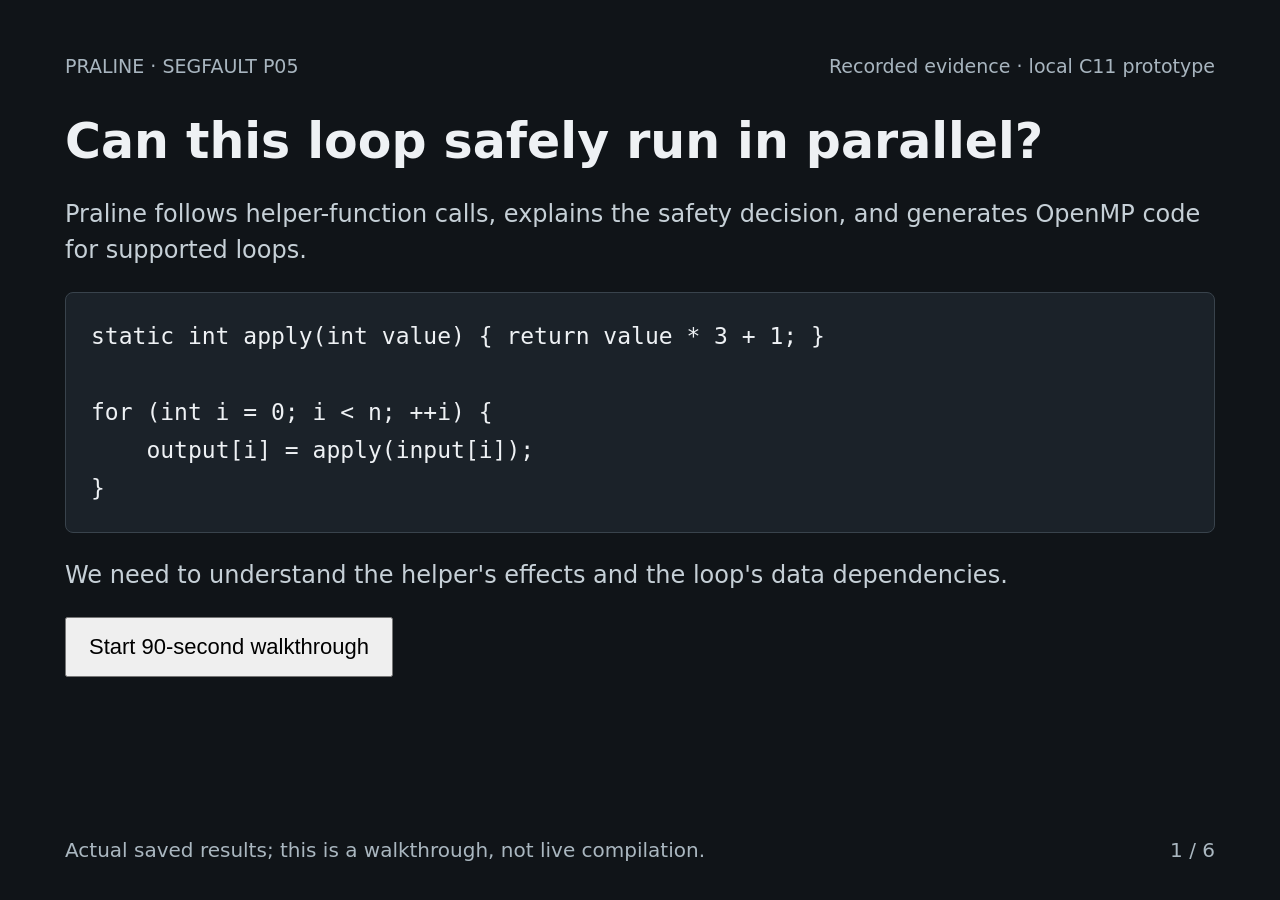
<file: submission/demo-walkthrough.html>
<!doctype html>
<html lang="en"><meta charset="utf-8"><title>Praline — recorded evidence walkthrough</title>
<style>
*{box-sizing:border-box}body{margin:0;background:#101418;color:#eef1f4;font:24px system-ui,sans-serif}main{max-width:1500px;margin:auto;padding:55px 65px}header{display:flex;justify-content:space-between;color:#a8b5bf;font-size:19px}h1{font-size:49px;line-height:1.2;margin:36px 0 16px}p{line-height:1.5;color:#c6d0d7;max-width:1200px}pre{background:#1b2229;border:1px solid #39434c;border-radius:8px;padding:25px;font:23px/1.65 ui-monospace,monospace;white-space:pre-wrap;overflow-wrap:anywhere}section{display:none}section.active{display:block}.tag{color:#9bd5bc;font-weight:600}footer{position:fixed;bottom:38px;left:65px;right:65px;color:#aab7c0;font-size:20px;display:flex;justify-content:space-between}button{padding:15px 22px;font-size:22px;cursor:pointer}#progress{position:fixed;bottom:0;left:0;height:5px;background:#a5cdbb;width:0}table{border-collapse:collapse;width:100%;font-size:24px}td,th{text-align:left;padding:19px;border-bottom:1px solid #39434c}
</style>
<main><header><span>PRALINE · SEGFAULT P05</span><span>Recorded evidence · local C11 prototype</span></header>
<section class="active"><h1>Can this loop safely run in parallel?</h1><p>Praline follows helper-function calls, explains the safety decision, and generates OpenMP code for supported loops.</p><pre>static int apply(int value) { return value * 3 + 1; }

for (int i = 0; i &lt; n; ++i) {
    output[i] = apply(input[i]);
}</pre><p>We need to understand the helper's effects and the loop's data dependencies.</p></section>
<section><h1>Look through the helper call</h1><p class="tag">Safe under the recorded input and alias assumptions</p><pre id="safe">Loading actual analysis…</pre><p>Separate buffers, valid bounds, and independent writes matter. A pure helper by itself does not establish safety.</p></section>
<section><h1>Generate code. Check every output element.</h1><pre id="cpu">Loading actual generated source…</pre><p id="validation"></p><p>Validation compares tested inputs with sequential execution and an independent reference.</p></section>
<section><h1>A shared write changes the answer</h1><pre>static int counter = 0;
static int apply(int value) {
    counter += 1;
    return value * 3 + 1;
}</pre><p class="tag">Unsafe — no parallel transformation</p><pre id="unsafe">Loading actual analysis…</pre></section>
<section><h1>Safe does not always mean faster</h1><table><tr><th>Recorded workload</th><th>Serial median</th><th>4-thread median</th></tr><tr><td>1,048,576 elements</td><td>0.273 ms</td><td>0.545 ms</td></tr></table><p>This simple helper map was slower with OpenMP on our arm64 Mac. Threading overhead outweighed the benefit.</p><p>Five trials per variant. Kernel times exclude allocation and output formatting. Raw trials and end-to-end timings are retained.</p></section>
<section><h1>GPU generation with explicit data mapping</h1><pre id="gpu">Loading actual GPU source…</pre><p>GPU source is generated and host syntax-checked. Device execution is unverified; we claim no GPU speedup.</p><p class="tag">github.com/vianmangal/praline</p></section>
<button id="start" disabled>Loading evidence…</button></main>
<footer><span id="caption">Actual saved results; this is a walkthrough, not live compilation.</span><span id="page">1 / 6</span></footer><div id="progress"></div>
<script>
const sections=[...document.querySelectorAll('section')];let started=0,timer;
const captions=['Understand what a called function does before parallelizing a loop.','AST-derived effects and dependencies support the decision.','The original file stays unchanged. Tests check actual output.','The helper writes shared state, so concurrent iterations would conflict.','Real measurements include slowdowns, not just favorable results.','CPU execution is validated. GPU device verification remains outstanding.'];
function show(i){sections.forEach((s,j)=>s.classList.toggle('active',i===j));document.querySelector('#page').textContent=(i+1)+' / 6';document.querySelector('#caption').textContent=captions[i]}
function reasons(a){return a.loops.map(l=>l.decision.toUpperCase()+'\n\n'+l.reasons.map(r=>r.code+'\n'+r.message).join('\n\n')).join('\n')}
Promise.all(['map-cpu/analysis.json','global_write/analysis.json','map-cpu/generated.c','map-gpu/generated.c','map-cpu/validation.json'].map(async p=>{const r=await fetch('evidence/'+p);if(!r.ok)throw Error(p);return p.endsWith('.json')?r.json():r.text()})).then(([a,u,c,g,v])=>{
document.querySelector('#safe').textContent=reasons(a);document.querySelector('#unsafe').textContent=reasons(u);document.querySelector('#cpu').textContent=c.split('\n').filter(l=>!l.startsWith('#include')&&!l.startsWith('int main')).join('\n');document.querySelector('#gpu').textContent=g.split('\n').filter(l=>l.startsWith('#pragma')||l.includes('output[i]')).join('\n');document.querySelector('#validation').textContent=v.status.toUpperCase()+': '+v.cases.filter(x=>x.passed).length+' / '+v.cases.length+' recorded validation cases';const b=document.querySelector('#start');b.disabled=false;b.textContent='Start 90-second walkthrough';b.onclick=()=>{b.hidden=true;started=performance.now();timer=setInterval(()=>{const t=(performance.now()-started)/1000;show(Math.min(5,Math.floor(t/15)));document.querySelector('#progress').style.width=Math.min(100,t/90*100)+'%';if(t>=90){clearInterval(timer);document.querySelector('#caption').textContent='Praline · explainable analysis, generated code, and reproducible evidence.'}},100)};
}).catch(e=>{document.querySelector('#start').textContent='Evidence could not load: '+e.message});
</script></html>
</file>
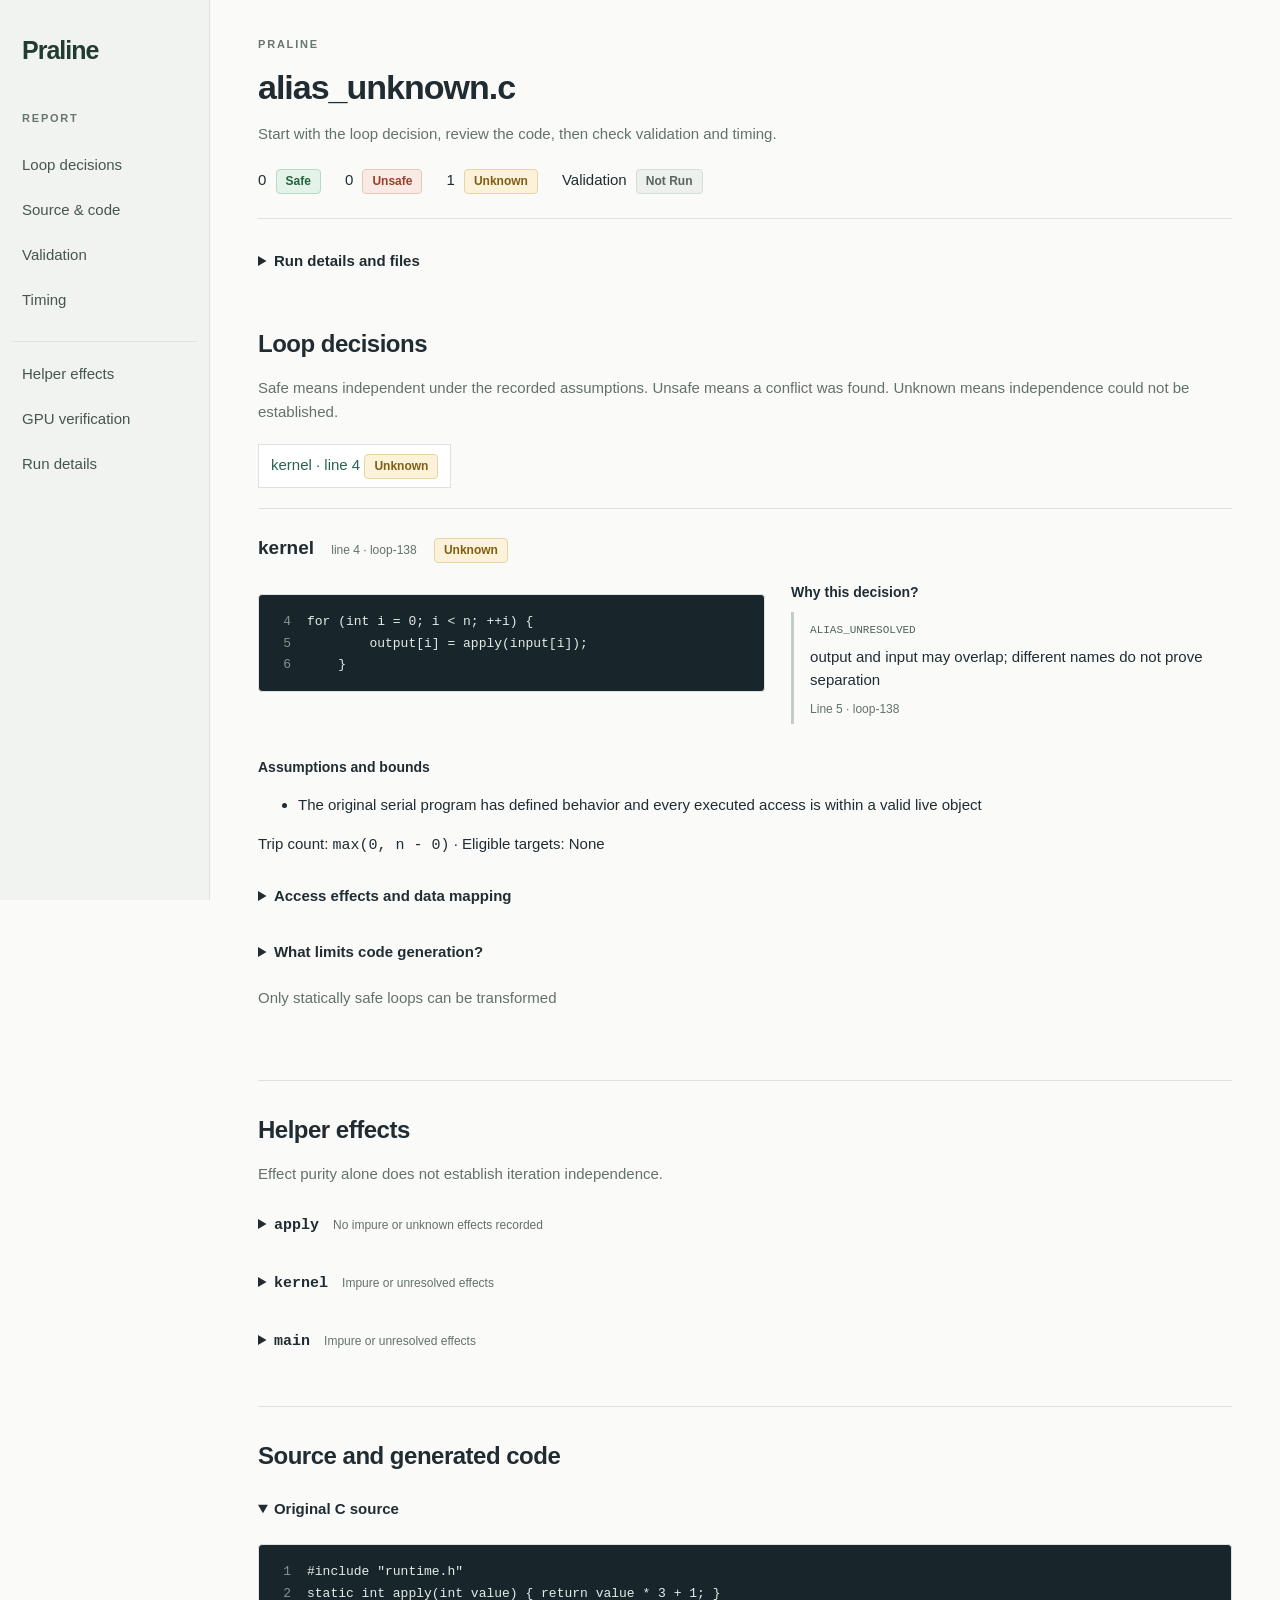
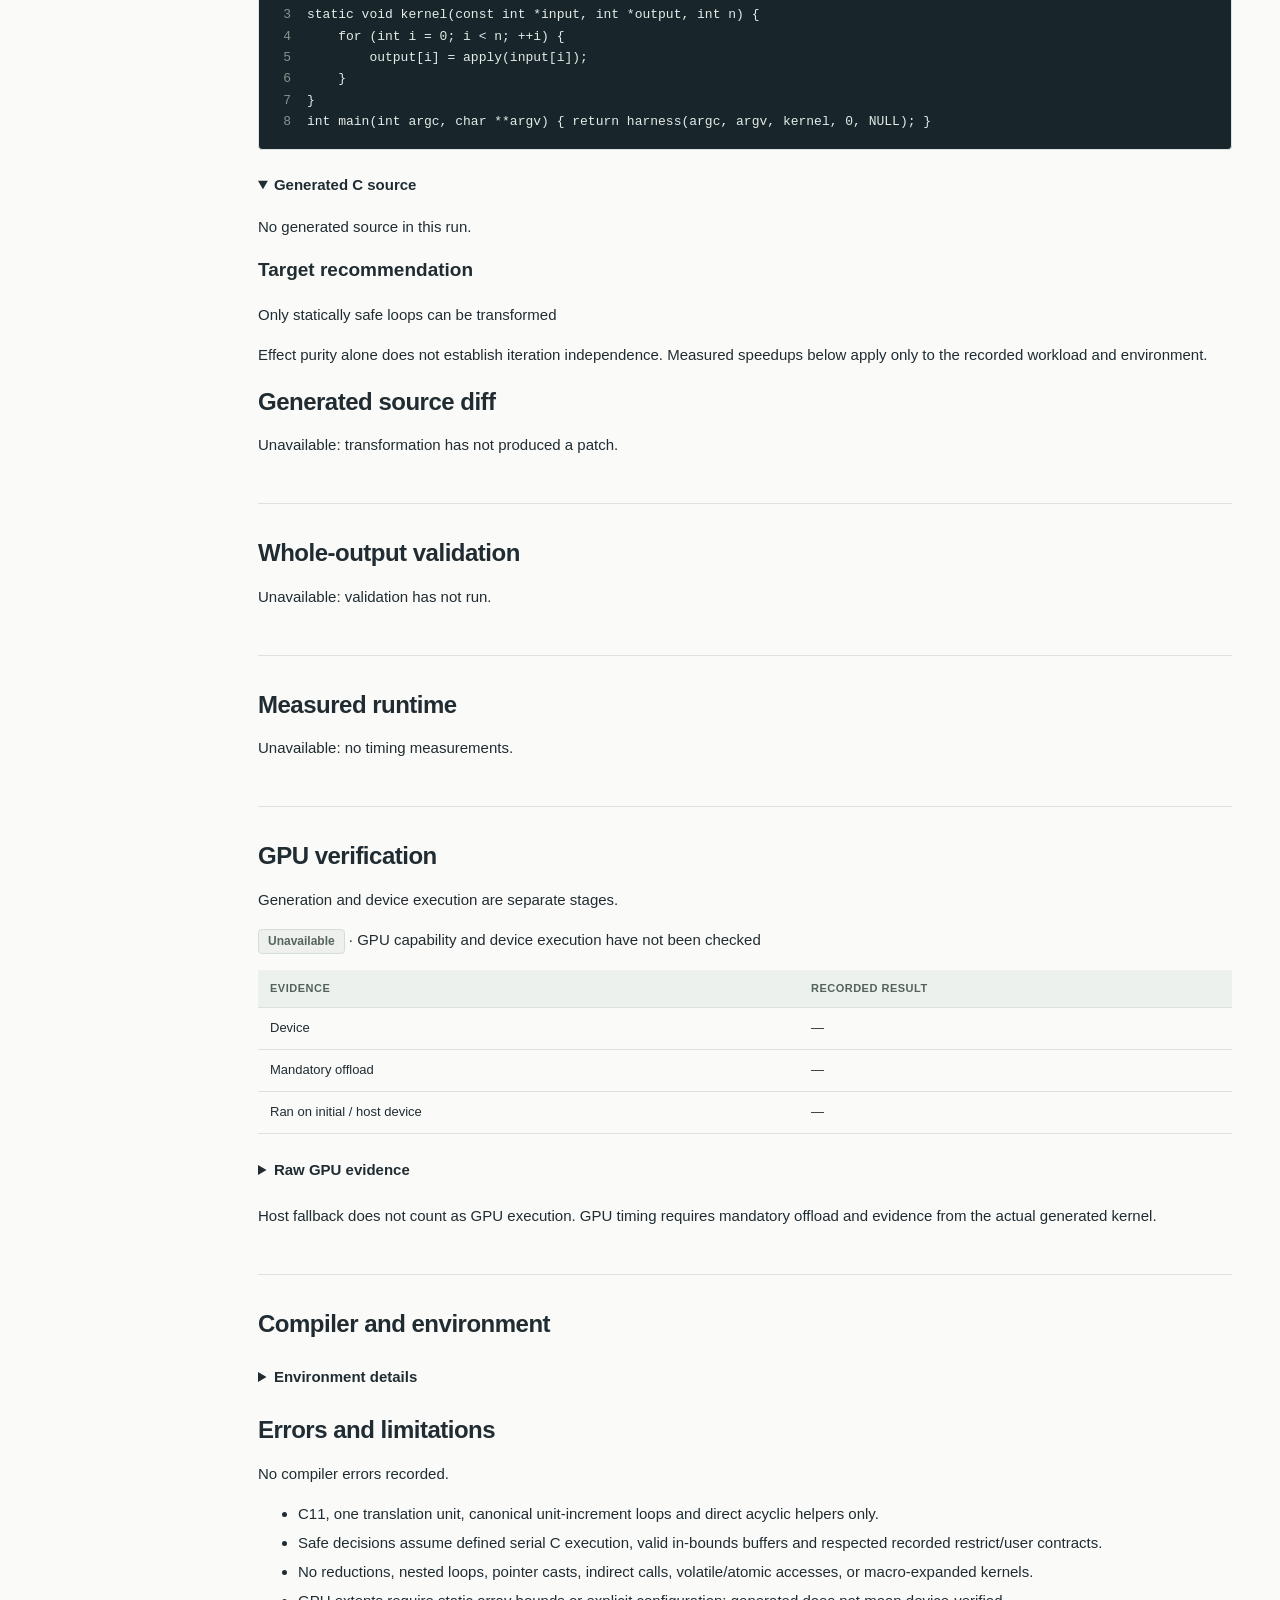
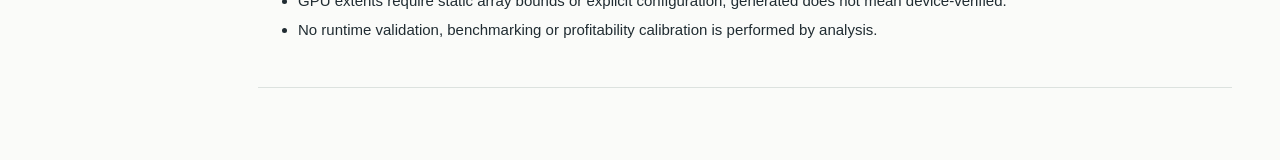
<file: submission/evidence/alias_unknown/report.html>
<!doctype html><html lang="en"><meta charset="utf-8"><meta name="viewport" content="width=device-width,initial-scale=1"><title>Praline · alias_unknown.c</title><style>
*{box-sizing:border-box}html{scroll-behavior:smooth;scroll-padding-top:24px}body{margin:0;background:#fafbf9;color:#202c32;font:15px/1.6 Helvetica,Arial,sans-serif}aside{position:fixed;inset:0 auto 0 0;width:210px;padding:30px 22px;border-right:1px solid #dce2df;background:#f0f3ef}.brand{font-size:25px;font-weight:750;letter-spacing:-1px;text-decoration:none;color:#223c31}aside p,.eyebrow{font-size:11px;letter-spacing:1.8px;font-weight:700;color:#67766e}aside p{margin-top:40px}nav a{display:block;padding:9px 10px;margin:3px -10px;text-decoration:none;color:#46554e;border-radius:4px}nav a:nth-child(5){border-top:1px solid #dce2df;border-radius:0;margin-top:20px;padding-top:20px}nav a:hover,nav a:focus{background:#dfe7df;color:#163d2b}main{margin-left:210px;max-width:1510px;padding:36px 48px 80px}header{border-bottom:1px solid #dce2df;padding-bottom:24px}h1{font-size:34px;letter-spacing:-1px;margin:6px 0}h2{font-size:24px;letter-spacing:-.5px;margin:0 0 12px}h3{font-size:19px;margin:0 0 18px}h4{font-size:14px;margin:16px 0 8px}p{margin:8px 0 16px}small,.muted{color:#63716b}h3 small{font-size:12px;font-weight:400;margin:0 12px}a{color:#28644d}section{padding:30px 0;border-bottom:1px solid #dce2df}article{padding:24px 0;border-top:1px solid #dce2df}.badge{display:inline-block;font-size:12px;font-weight:650;border:1px solid #d4ddd7;padding:2px 9px;border-radius:4px;background:#edf0ed;color:#56665d;text-transform:capitalize}.safe,.passed{background:#e5f2e9;border-color:#bad9c5;color:#23633c}.unsafe,.failed{background:#faeae5;border-color:#eac6b8;color:#9a3e26}.unknown{background:#fcf2d9;border-color:#e5d5a5;color:#805e16}.status-strip{display:flex;gap:24px;flex-wrap:wrap;margin-top:22px}.status-strip .badge{margin-left:5px}.metadata{margin-top:20px}.loop-index{display:flex;gap:10px;flex-wrap:wrap;margin:20px 0}.loop-index a{padding:8px 12px;border:1px solid #dce2df;text-decoration:none;background:white}.decision-grid{display:grid;grid-template-columns:minmax(0,1.15fr) minmax(0,1fr);gap:26px}.decision-grid h4{margin-top:0}.reason{border-left:3px solid #c2cec4;padding:4px 16px;margin-bottom:16px}.reason code{font-size:11px;color:#51635a}.reason p{margin:5px 0;line-height:1.55}.reason small{font-size:12px}pre{background:#edf1ee;padding:18px;overflow:auto;font:12px/1.65 ui-monospace,SFMono-Regular,Consolas,monospace;white-space:pre-wrap;overflow-wrap:anywhere;border:1px solid #dce2df;border-radius:4px}.code{background:#18252a;color:#e5ece8;font-size:13px;white-space:pre;overflow-wrap:normal;padding:16px 0}.code-line{display:block;min-width:max-content;padding-right:20px}.line-number{display:inline-block;width:48px;text-align:right;padding-right:16px;color:#82968e;user-select:none}.added{background:#244638;color:#bde7cd}.removed{background:#4a302c;color:#f2c7b9}code{font-family:ui-monospace,SFMono-Regular,Consolas,monospace}table{border-collapse:collapse;width:100%;font-size:13px}th,td{text-align:left;padding:10px 12px;border-bottom:1px solid #dce2df;vertical-align:top}th{background:#edf1ed;color:#52635a;font-size:11px;text-transform:uppercase;letter-spacing:.5px;white-space:nowrap}.table-wrap{overflow:auto;margin:14px 0}details{margin:12px 0}summary{cursor:pointer;font-weight:600;padding:10px 0}summary .muted{font-weight:400;font-size:12px;margin-left:10px}li{margin:5px 0}:focus-visible{outline:2px solid #28644d;outline-offset:4px}@media(min-width:1700px){main{margin-right:auto;margin-left:230px}}@media(max-width:1000px){aside{width:175px;padding:24px 18px}main{margin-left:175px;padding:28px}.decision-grid{grid-template-columns:1fr}}@media(max-width:650px){aside{position:static;width:auto;border-right:0;border-bottom:1px solid #dce2df;padding:16px}aside p{display:none}nav{display:flex;flex-wrap:wrap;gap:10px}nav a{padding:3px;margin:0;font-size:12px}main{margin:0;padding:22px 16px}h1{font-size:28px}.status-strip{gap:12px}}@media(prefers-reduced-motion:reduce){html{scroll-behavior:auto}}
</style><body><aside><a class="brand" href="#">Praline</a><p>REPORT</p><nav><a href="#loops">Loop decisions</a><a href="#source">Source & code</a><a href="#validation">Validation</a><a href="#timing">Timing</a><a href="#helpers">Helper effects</a><a href="#gpu">GPU verification</a><a href="#environment">Run details</a></nav></aside><main><header><div class="eyebrow">PRALINE</div><h1>alias_unknown.c</h1><p class="muted">Start with the loop decision, review the code, then check validation and timing.</p><div class="status-strip"><span>0 <span class="badge safe">safe</span></span><span>0 <span class="badge unsafe">unsafe</span></span><span>1 <span class="badge unknown">unknown</span></span><span>Validation <span class="badge neutral">not run</span></span></div></header><details class="metadata"><summary>Run details and files</summary><div class="table-wrap"><table><thead><tr><th>Field</th><th>Value</th></tr></thead><tbody><tr><td>Run ID</td><td>c4d88ed2-9d47-481e-ba97-c9d331a3da31</td></tr><tr><td>Timestamp</td><td>2026-09-18T09:34:01.781188+00:00</td></tr><tr><td>Static stage</td><td>analyzed</td></tr><tr><td>Source</td><td>/Users/vian/.codex/worktrees/b5f9/segfault/examples/alias_unknown.c</td></tr><tr><td>Source SHA-256</td><td>8c7e4e42a4ae8068e6f07579e90ebbdbe902ca428f99ede5239b642fa9ba3727</td></tr></tbody></table></div><p>Raw evidence: <a href="analysis.json">analysis.json</a></p></details><section id="loops"><h2>Loop decisions</h2><p class="muted">Safe means independent under the recorded assumptions. Unsafe means a conflict was found. Unknown means independence could not be established.</p><div class="loop-index"><a href="#loop-0">kernel · line 4 <span class="badge unknown">unknown</span></a></div><article id="loop-0"><h3>kernel <small>line 4 · loop-138</small> <span class="badge unknown">unknown</span></h3><div class="decision-grid"><div><pre class="code"><code><span class="code-line "><span class="line-number" aria-hidden="true">4</span>for (int i = 0; i &lt; n; ++i) {
</span><span class="code-line "><span class="line-number" aria-hidden="true">5</span>        output[i] = apply(input[i]);
</span><span class="code-line "><span class="line-number" aria-hidden="true">6</span>    }
</span></code></pre></div><div><h4>Why this decision?</h4><div class="reason"><code>ALIAS_UNRESOLVED</code><p>output and input may overlap; different names do not prove separation</p><small>Line 5 · loop-138</small></div></div></div><h4>Assumptions and bounds</h4><ul><li>The original serial program has defined behavior and every executed access is within a valid live object</li></ul><p>Trip count: <code>max(0, n - 0)</code> · Eligible targets: None</p><details><summary>Access effects and data mapping</summary><div class="table-wrap"><table><thead><tr><th>Access</th><th>Name</th><th>Index</th><th>Storage</th><th>Call path</th></tr></thead><tbody><tr><td>read</td><td>output</td><td>—</td><td>parameter</td><td>loop-138</td></tr><tr><td>read</td><td>i</td><td>—</td><td>local</td><td>loop-138</td></tr><tr><td>write</td><td>output</td><td>i</td><td>parameter</td><td>loop-138</td></tr><tr><td>read</td><td>input</td><td>—</td><td>parameter</td><td>loop-138</td></tr><tr><td>read</td><td>i</td><td>—</td><td>local</td><td>loop-138</td></tr><tr><td>read</td><td>input</td><td>i</td><td>parameter</td><td>loop-138</td></tr><tr><td>read</td><td>i</td><td>—</td><td>local</td><td>loop-138</td></tr><tr><td>read</td><td>n</td><td>—</td><td>parameter</td><td>loop-138</td></tr></tbody></table></div><div class="table-wrap"><table><thead><tr><th>Buffer</th><th>Direction</th><th>Extent</th><th>Extent source</th></tr></thead><tbody><tr><td>input</td><td>to</td><td>—</td><td>—</td></tr><tr><td>output</td><td>tofrom</td><td>—</td><td>—</td></tr></tbody></table></div></details><details><summary>What limits code generation?</summary><div class="reason"><code>EXTENT_UNKNOWN</code><p>GPU mapping extent for input is not established</p><small>Line 4 · Direct analysis</small></div><div class="reason"><code>EXTENT_UNKNOWN</code><p>GPU mapping extent for output is not established</p><small>Line 4 · Direct analysis</small></div></details><p class="muted">Only statically safe loops can be transformed</p></article></section><section id="helpers"><h2>Helper effects</h2><p class="muted">Effect purity alone does not establish iteration independence.</p><details><summary><code>apply</code> <span class="muted">No impure or unknown effects recorded</span></summary><pre class="code"><code><span class="code-line "><span class="line-number" aria-hidden="true">2</span>static int apply(int value) { return value * 3 + 1; }
</span></code></pre><div class="table-wrap"><table><thead><tr><th>Access</th><th>Name</th><th>Index</th><th>Storage</th><th>Call path</th></tr></thead><tbody><tr><td>read</td><td>value</td><td>—</td><td>parameter</td><td>apply</td></tr></tbody></table></div><p class="muted">No reasons recorded.</p><details><summary>Raw function evidence</summary><pre>{
  &quot;id&quot;: &quot;0xa873f7d60&quot;,
  &quot;name&quot;: &quot;apply&quot;,
  &quot;span&quot;: {
    &quot;start&quot;: 21,
    &quot;end&quot;: 74,
    &quot;line&quot;: 2,
    &quot;column&quot;: 1,
    &quot;end_line&quot;: 2
  },
  &quot;parameters&quot;: [
    {
      &quot;id&quot;: &quot;0xa873f7cc8&quot;,
      &quot;name&quot;: &quot;value&quot;,
      &quot;type&quot;: &quot;int&quot;
    }
  ],
  &quot;effects&quot;: [
    {
      &quot;kind&quot;: &quot;read&quot;,
      &quot;declaration_id&quot;: &quot;0xa873f7cc8&quot;,
      &quot;name&quot;: &quot;value&quot;,
      &quot;storage&quot;: &quot;parameter&quot;,
      &quot;index&quot;: null,
      &quot;span&quot;: {
        &quot;start&quot;: 58,
        &quot;end&quot;: 63,
        &quot;line&quot;: 2,
        &quot;column&quot;: 38,
        &quot;end_line&quot;: 2
      },
      &quot;helper_chain&quot;: [
        &quot;apply&quot;
      ]
    }
  ],
  &quot;calls&quot;: [],
  &quot;unknown_reasons&quot;: [],
  &quot;pure&quot;: true,
  &quot;return_expression&quot;: &quot;((value * 3) + 1)&quot;
}</pre></details></details><details><summary><code>kernel</code> <span class="muted">Impure or unresolved effects</span></summary><pre class="code"><code><span class="code-line "><span class="line-number" aria-hidden="true">3</span>static void kernel(const int *input, int *output, int n) {
</span><span class="code-line "><span class="line-number" aria-hidden="true">4</span>    for (int i = 0; i &lt; n; ++i) {
</span><span class="code-line "><span class="line-number" aria-hidden="true">5</span>        output[i] = apply(input[i]);
</span><span class="code-line "><span class="line-number" aria-hidden="true">6</span>    }
</span><span class="code-line "><span class="line-number" aria-hidden="true">7</span>}
</span></code></pre><div class="table-wrap"><table><thead><tr><th>Access</th><th>Name</th><th>Index</th><th>Storage</th><th>Call path</th></tr></thead><tbody><tr><td>read</td><td>n</td><td>—</td><td>parameter</td><td>kernel</td></tr><tr><td>read</td><td>output</td><td>—</td><td>parameter</td><td>kernel</td></tr><tr><td>write</td><td>output</td><td>i</td><td>parameter</td><td>kernel</td></tr><tr><td>read</td><td>input</td><td>—</td><td>parameter</td><td>kernel</td></tr><tr><td>read</td><td>input</td><td>i</td><td>parameter</td><td>kernel</td></tr></tbody></table></div><div class="reason"><code>UNSUPPORTED_SYNTAX</code><p>Unsupported AST node: ForStmt</p><small>Line 4 · kernel</small></div><details><summary>Raw function evidence</summary><pre>{
  &quot;id&quot;: &quot;0xa873fc0b8&quot;,
  &quot;name&quot;: &quot;kernel&quot;,
  &quot;span&quot;: {
    &quot;start&quot;: 75,
    &quot;end&quot;: 212,
    &quot;line&quot;: 3,
    &quot;column&quot;: 1,
    &quot;end_line&quot;: 7
  },
  &quot;parameters&quot;: [
    {
      &quot;id&quot;: &quot;0xa873f7f08&quot;,
      &quot;name&quot;: &quot;input&quot;,
      &quot;type&quot;: &quot;const int *&quot;
    },
    {
      &quot;id&quot;: &quot;0xa873f7f88&quot;,
      &quot;name&quot;: &quot;output&quot;,
      &quot;type&quot;: &quot;int *&quot;
    },
    {
      &quot;id&quot;: &quot;0xa873fc018&quot;,
      &quot;name&quot;: &quot;n&quot;,
      &quot;type&quot;: &quot;int&quot;
    }
  ],
  &quot;effects&quot;: [
    {
      &quot;kind&quot;: &quot;read&quot;,
      &quot;declaration_id&quot;: &quot;0xa873fc018&quot;,
      &quot;name&quot;: &quot;n&quot;,
      &quot;storage&quot;: &quot;parameter&quot;,
      &quot;index&quot;: null,
      &quot;span&quot;: {
        &quot;start&quot;: 158,
        &quot;end&quot;: 159,
        &quot;line&quot;: 4,
        &quot;column&quot;: 25,
        &quot;end_line&quot;: 4
      },
      &quot;helper_chain&quot;: [
        &quot;kernel&quot;
      ]
    },
    {
      &quot;kind&quot;: &quot;read&quot;,
      &quot;declaration_id&quot;: &quot;0xa873f7f88&quot;,
      &quot;name&quot;: &quot;output&quot;,
      &quot;storage&quot;: &quot;parameter&quot;,
      &quot;index&quot;: null,
      &quot;span&quot;: {
        &quot;start&quot;: 176,
        &quot;end&quot;: 182,
        &quot;line&quot;: 5,
        &quot;column&quot;: 9,
        &quot;end_line&quot;: 5
      },
      &quot;helper_chain&quot;: [
        &quot;kernel&quot;
      ]
    },
    {
      &quot;kind&quot;: &quot;write&quot;,
      &quot;declaration_id&quot;: &quot;0xa873f7f88&quot;,
      &quot;name&quot;: &quot;output&quot;,
      &quot;storage&quot;: &quot;parameter&quot;,
      &quot;index&quot;: &quot;i&quot;,
      &quot;span&quot;: {
        &quot;start&quot;: 176,
        &quot;end&quot;: 185,
        &quot;line&quot;: 5,
        &quot;column&quot;: 9,
        &quot;end_line&quot;: 5
      },
      &quot;helper_chain&quot;: [
        &quot;kernel&quot;
      ]
    },
    {
      &quot;kind&quot;: &quot;read&quot;,
      &quot;declaration_id&quot;: &quot;0xa873f7f08&quot;,
      &quot;name&quot;: &quot;input&quot;,
      &quot;storage&quot;: &quot;parameter&quot;,
      &quot;index&quot;: null,
      &quot;span&quot;: {
        &quot;start&quot;: 194,
        &quot;end&quot;: 199,
        &quot;line&quot;: 5,
        &quot;column&quot;: 27,
        &quot;end_line&quot;: 5
      },
      &quot;helper_chain&quot;: [
        &quot;kernel&quot;
      ]
    },
    {
      &quot;kind&quot;: &quot;read&quot;,
      &quot;declaration_id&quot;: &quot;0xa873f7f08&quot;,
      &quot;name&quot;: &quot;input&quot;,
      &quot;storage&quot;: &quot;parameter&quot;,
      &quot;index&quot;: &quot;i&quot;,
      &quot;span&quot;: {
        &quot;start&quot;: 194,
        &quot;end&quot;: 202,
        &quot;line&quot;: 5,
        &quot;column&quot;: 27,
        &quot;end_line&quot;: 5
      },
      &quot;helper_chain&quot;: [
        &quot;kernel&quot;
      ]
    }
  ],
  &quot;calls&quot;: [
    &quot;apply&quot;
  ],
  &quot;unknown_reasons&quot;: [
    {
      &quot;code&quot;: &quot;UNSUPPORTED_SYNTAX&quot;,
      &quot;message&quot;: &quot;Unsupported AST node: ForStmt&quot;,
      &quot;span&quot;: {
        &quot;start&quot;: 138,
        &quot;end&quot;: 210,
        &quot;line&quot;: 4,
        &quot;column&quot;: 5,
        &quot;end_line&quot;: 6
      },
      &quot;helper_chain&quot;: [
        &quot;kernel&quot;
      ]
    }
  ],
  &quot;pure&quot;: false,
  &quot;return_expression&quot;: null
}</pre></details></details><details><summary><code>main</code> <span class="muted">Impure or unresolved effects</span></summary><pre class="code"><code><span class="code-line "><span class="line-number" aria-hidden="true">8</span>int main(int argc, char **argv) { return harness(argc, argv, kernel, 0, NULL); }
</span></code></pre><div class="table-wrap"><table><thead><tr><th>Access</th><th>Name</th><th>Index</th><th>Storage</th><th>Call path</th></tr></thead><tbody><tr><td>read</td><td>argc</td><td>—</td><td>parameter</td><td>main</td></tr><tr><td>read</td><td>argv</td><td>—</td><td>parameter</td><td>main</td></tr></tbody></table></div><div class="reason"><code>MACRO_EXPANSION</code><p>Macro-expanded semantics/ranges are not supported</p><small>Line unavailable · main</small></div><div class="reason"><code>MACRO_EXPANSION</code><p>Macro-expanded semantics/ranges are not supported</p><small>Line unavailable · main</small></div><div class="reason"><code>MACRO_EXPANSION</code><p>Macro-expanded semantics/ranges are not supported</p><small>Line unavailable · main</small></div><div class="reason"><code>UNSUPPORTED_ACCESS</code><p>Pointer casts are not analyzed</p><small>Line unavailable · main</small></div><div class="reason"><code>MACRO_EXPANSION</code><p>Macro-expanded semantics/ranges are not supported</p><small>Line unavailable · main</small></div><div class="reason"><code>UNKNOWN_CALL</code><p>No supported body for harness</p><small>Line 8 · main → harness</small></div><details><summary>Raw function evidence</summary><pre>{
  &quot;id&quot;: &quot;0xa873fc6d8&quot;,
  &quot;name&quot;: &quot;main&quot;,
  &quot;span&quot;: {
    &quot;start&quot;: 213,
    &quot;end&quot;: 293,
    &quot;line&quot;: 8,
    &quot;column&quot;: 1,
    &quot;end_line&quot;: 8
  },
  &quot;parameters&quot;: [
    {
      &quot;id&quot;: &quot;0xa873fc570&quot;,
      &quot;name&quot;: &quot;argc&quot;,
      &quot;type&quot;: &quot;int&quot;
    },
    {
      &quot;id&quot;: &quot;0xa873fc5f0&quot;,
      &quot;name&quot;: &quot;argv&quot;,
      &quot;type&quot;: &quot;char **&quot;
    }
  ],
  &quot;effects&quot;: [
    {
      &quot;kind&quot;: &quot;read&quot;,
      &quot;declaration_id&quot;: &quot;0xa873fc570&quot;,
      &quot;name&quot;: &quot;argc&quot;,
      &quot;storage&quot;: &quot;parameter&quot;,
      &quot;index&quot;: null,
      &quot;span&quot;: {
        &quot;start&quot;: 262,
        &quot;end&quot;: 266,
        &quot;line&quot;: 8,
        &quot;column&quot;: 50,
        &quot;end_line&quot;: 8
      },
      &quot;helper_chain&quot;: [
        &quot;main&quot;
      ]
    },
    {
      &quot;kind&quot;: &quot;read&quot;,
      &quot;declaration_id&quot;: &quot;0xa873fc5f0&quot;,
      &quot;name&quot;: &quot;argv&quot;,
      &quot;storage&quot;: &quot;parameter&quot;,
      &quot;index&quot;: null,
      &quot;span&quot;: {
        &quot;start&quot;: 268,
        &quot;end&quot;: 272,
        &quot;line&quot;: 8,
        &quot;column&quot;: 56,
        &quot;end_line&quot;: 8
      },
      &quot;helper_chain&quot;: [
        &quot;main&quot;
      ]
    }
  ],
  &quot;calls&quot;: [
    &quot;harness&quot;
  ],
  &quot;unknown_reasons&quot;: [
    {
      &quot;code&quot;: &quot;MACRO_EXPANSION&quot;,
      &quot;message&quot;: &quot;Macro-expanded semantics/ranges are not supported&quot;,
      &quot;span&quot;: null,
      &quot;helper_chain&quot;: [
        &quot;main&quot;
      ]
    },
    {
      &quot;code&quot;: &quot;MACRO_EXPANSION&quot;,
      &quot;message&quot;: &quot;Macro-expanded semantics/ranges are not supported&quot;,
      &quot;span&quot;: null,
      &quot;helper_chain&quot;: [
        &quot;main&quot;
      ]
    },
    {
      &quot;code&quot;: &quot;MACRO_EXPANSION&quot;,
      &quot;message&quot;: &quot;Macro-expanded semantics/ranges are not supported&quot;,
      &quot;span&quot;: null,
      &quot;helper_chain&quot;: [
        &quot;main&quot;
      ]
    },
    {
      &quot;code&quot;: &quot;UNSUPPORTED_ACCESS&quot;,
      &quot;message&quot;: &quot;Pointer casts are not analyzed&quot;,
      &quot;span&quot;: null,
      &quot;helper_chain&quot;: [
        &quot;main&quot;
      ]
    },
    {
      &quot;code&quot;: &quot;MACRO_EXPANSION&quot;,
      &quot;message&quot;: &quot;Macro-expanded semantics/ranges are not supported&quot;,
      &quot;span&quot;: null,
      &quot;helper_chain&quot;: [
        &quot;main&quot;
      ]
    },
    {
      &quot;code&quot;: &quot;UNKNOWN_CALL&quot;,
      &quot;message&quot;: &quot;No supported body for harness&quot;,
      &quot;span&quot;: {
        &quot;start&quot;: 254,
        &quot;end&quot;: 290,
        &quot;line&quot;: 8,
        &quot;column&quot;: 42,
        &quot;end_line&quot;: 8
      },
      &quot;helper_chain&quot;: [
        &quot;main&quot;,
        &quot;harness&quot;
      ]
    }
  ],
  &quot;pure&quot;: false,
  &quot;return_expression&quot;: &quot;harness(argc, argv, kernel, 0, ((int *)((void *)0)))&quot;
}</pre></details></details></section><section id="source"><h2>Source and generated code</h2><details open><summary>Original C source</summary><pre class="code"><code><span class="code-line "><span class="line-number" aria-hidden="true">1</span>#include &quot;runtime.h&quot;
</span><span class="code-line "><span class="line-number" aria-hidden="true">2</span>static int apply(int value) { return value * 3 + 1; }
</span><span class="code-line "><span class="line-number" aria-hidden="true">3</span>static void kernel(const int *input, int *output, int n) {
</span><span class="code-line "><span class="line-number" aria-hidden="true">4</span>    for (int i = 0; i &lt; n; ++i) {
</span><span class="code-line "><span class="line-number" aria-hidden="true">5</span>        output[i] = apply(input[i]);
</span><span class="code-line "><span class="line-number" aria-hidden="true">6</span>    }
</span><span class="code-line "><span class="line-number" aria-hidden="true">7</span>}
</span><span class="code-line "><span class="line-number" aria-hidden="true">8</span>int main(int argc, char **argv) { return harness(argc, argv, kernel, 0, NULL); }
</span></code></pre></details><details open><summary>Generated C source</summary><p>No generated source in this run.</p></details><h3>Target recommendation</h3><p>Only statically safe loops can be transformed</p><p>Effect purity alone does not establish iteration independence. Measured speedups below apply only to the recorded workload and environment.</p><h2>Generated source diff</h2><p>Unavailable: transformation has not produced a patch.</p></section><section id="validation"><h2>Whole-output validation</h2><p>Unavailable: validation has not run.</p></section><section id="timing"><h2>Measured runtime</h2><p>Unavailable: no timing measurements.</p></section><section id="gpu"><h2>GPU verification</h2><p>Generation and device execution are separate stages.</p><p><span class="badge neutral">unavailable</span> · GPU capability and device execution have not been checked</p><div class="table-wrap"><table><thead><tr><th>Evidence</th><th>Recorded result</th></tr></thead><tbody><tr><td>Device</td><td>—</td></tr><tr><td>Mandatory offload</td><td>—</td></tr><tr><td>Ran on initial / host device</td><td>—</td></tr></tbody></table></div><details><summary>Raw GPU evidence</summary><pre>{
  &quot;status&quot;: &quot;unavailable&quot;,
  &quot;reason&quot;: &quot;GPU capability and device execution have not been checked&quot;,
  &quot;device&quot;: null,
  &quot;mandatory_offload&quot;: null,
  &quot;is_initial_device&quot;: null,
  &quot;compile_command&quot;: null
}</pre></details><p>Host fallback does not count as GPU execution. GPU timing requires mandatory offload and evidence from the actual generated kernel.</p></section><section id="environment"><h2>Compiler and environment</h2><details><summary>Environment details</summary><pre>{
  &quot;compiler&quot;: {
    &quot;executable&quot;: &quot;clang&quot;,
    &quot;version&quot;: &quot;Apple clang version 21.0.0 (clang-2100.1.1.101)\nTarget: arm64-apple-darwin25.6.0\nThread model: posix\nInstalledDir: /Applications/Xcode.app/Contents/Developer/Toolchains/XcodeDefault.xctoolchain/usr/bin&quot;,
    &quot;command&quot;: [
      &quot;clang&quot;,
      &quot;-std=c11&quot;,
      &quot;-Xclang&quot;,
      &quot;-fopenmp&quot;,
      &quot;-Xclang&quot;,
      &quot;-ast-dump=json&quot;,
      &quot;-fsyntax-only&quot;,
      &quot;/Users/vian/.codex/worktrees/b5f9/segfault/examples/alias_unknown.c&quot;
    ],
    &quot;diagnostics&quot;: &quot;&quot;
  },
  &quot;doctor&quot;: null
}</pre></details><h2>Errors and limitations</h2><p>No compiler errors recorded.</p><ul><li>C11, one translation unit, canonical unit-increment loops and direct acyclic helpers only.</li><li>Safe decisions assume defined serial C execution, valid in-bounds buffers and respected recorded restrict/user contracts.</li><li>No reductions, nested loops, pointer casts, indirect calls, volatile/atomic accesses, or macro-expanded kernels.</li><li>GPU extents require static array bounds or explicit configuration; generated does not mean device-verified.</li><li>No runtime validation, benchmarking or profitability calibration is performed by analysis.</li></ul></section></main></body></html>
</file>
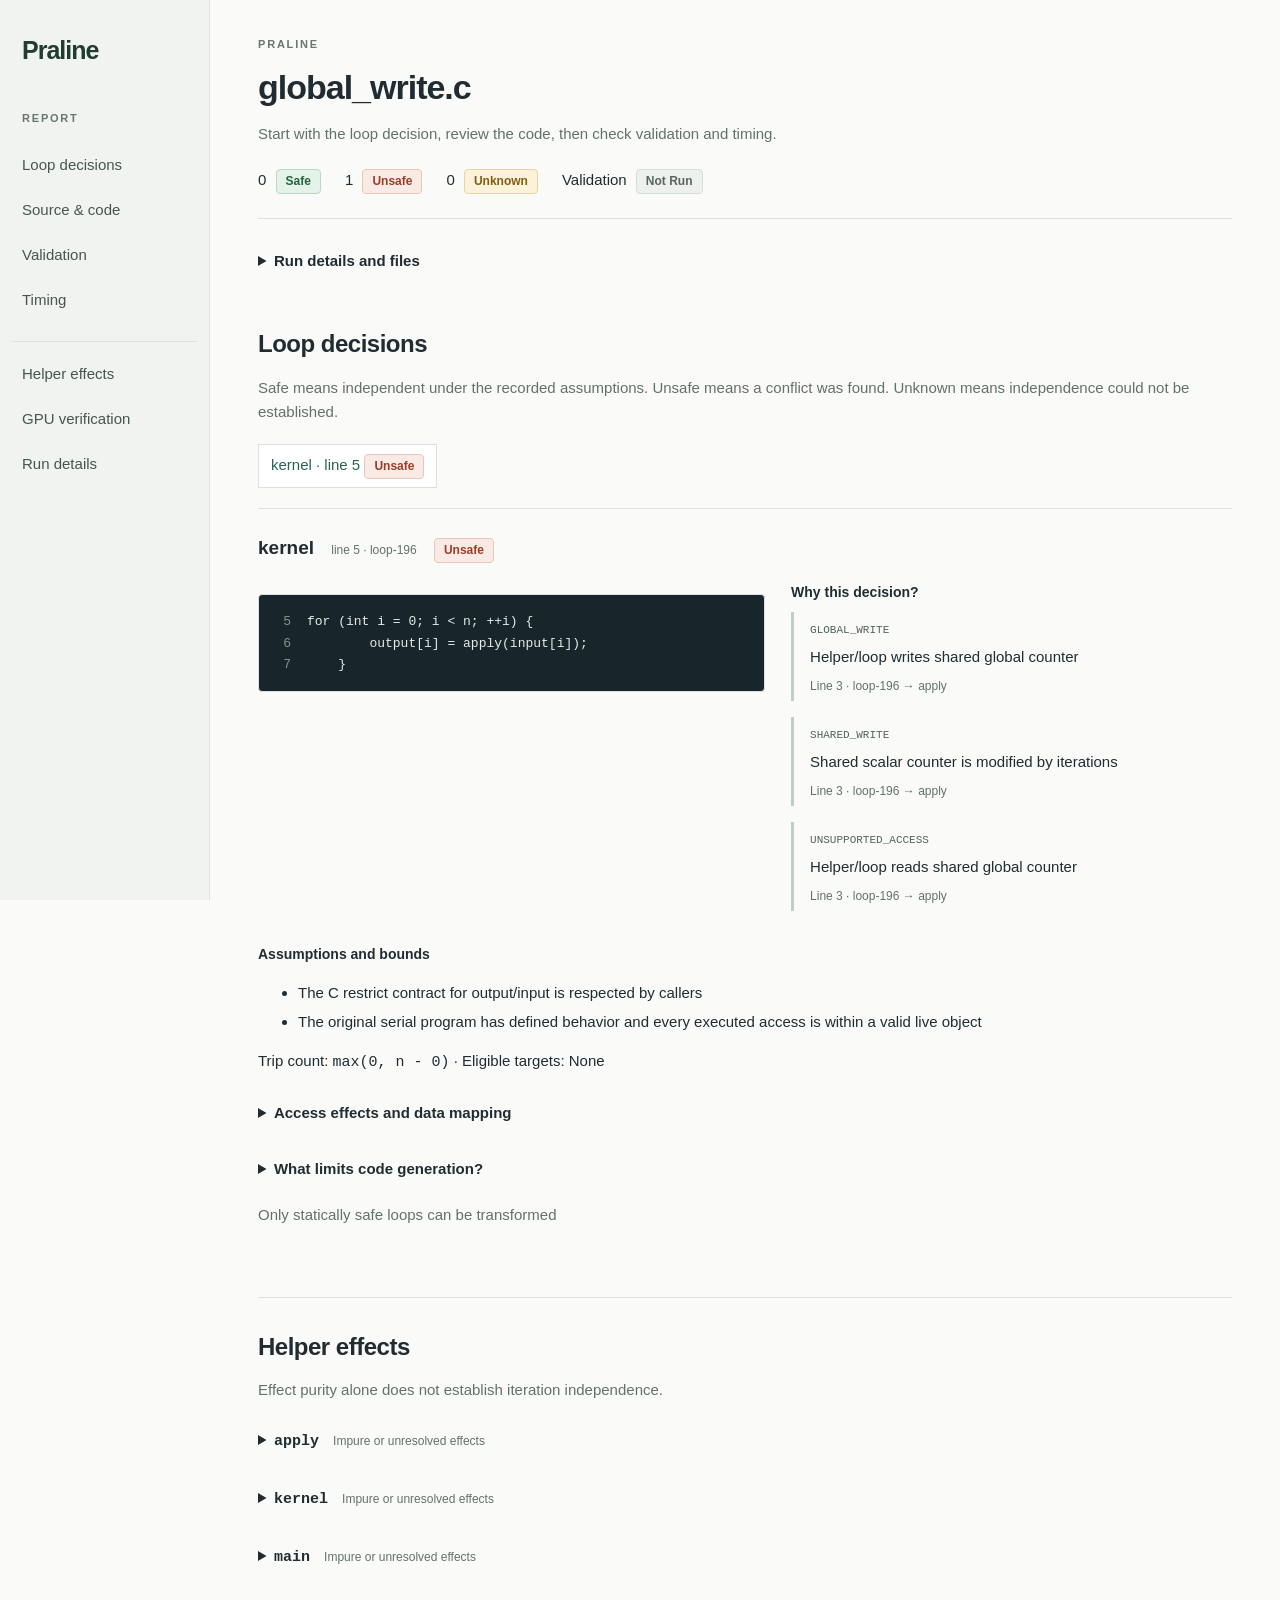
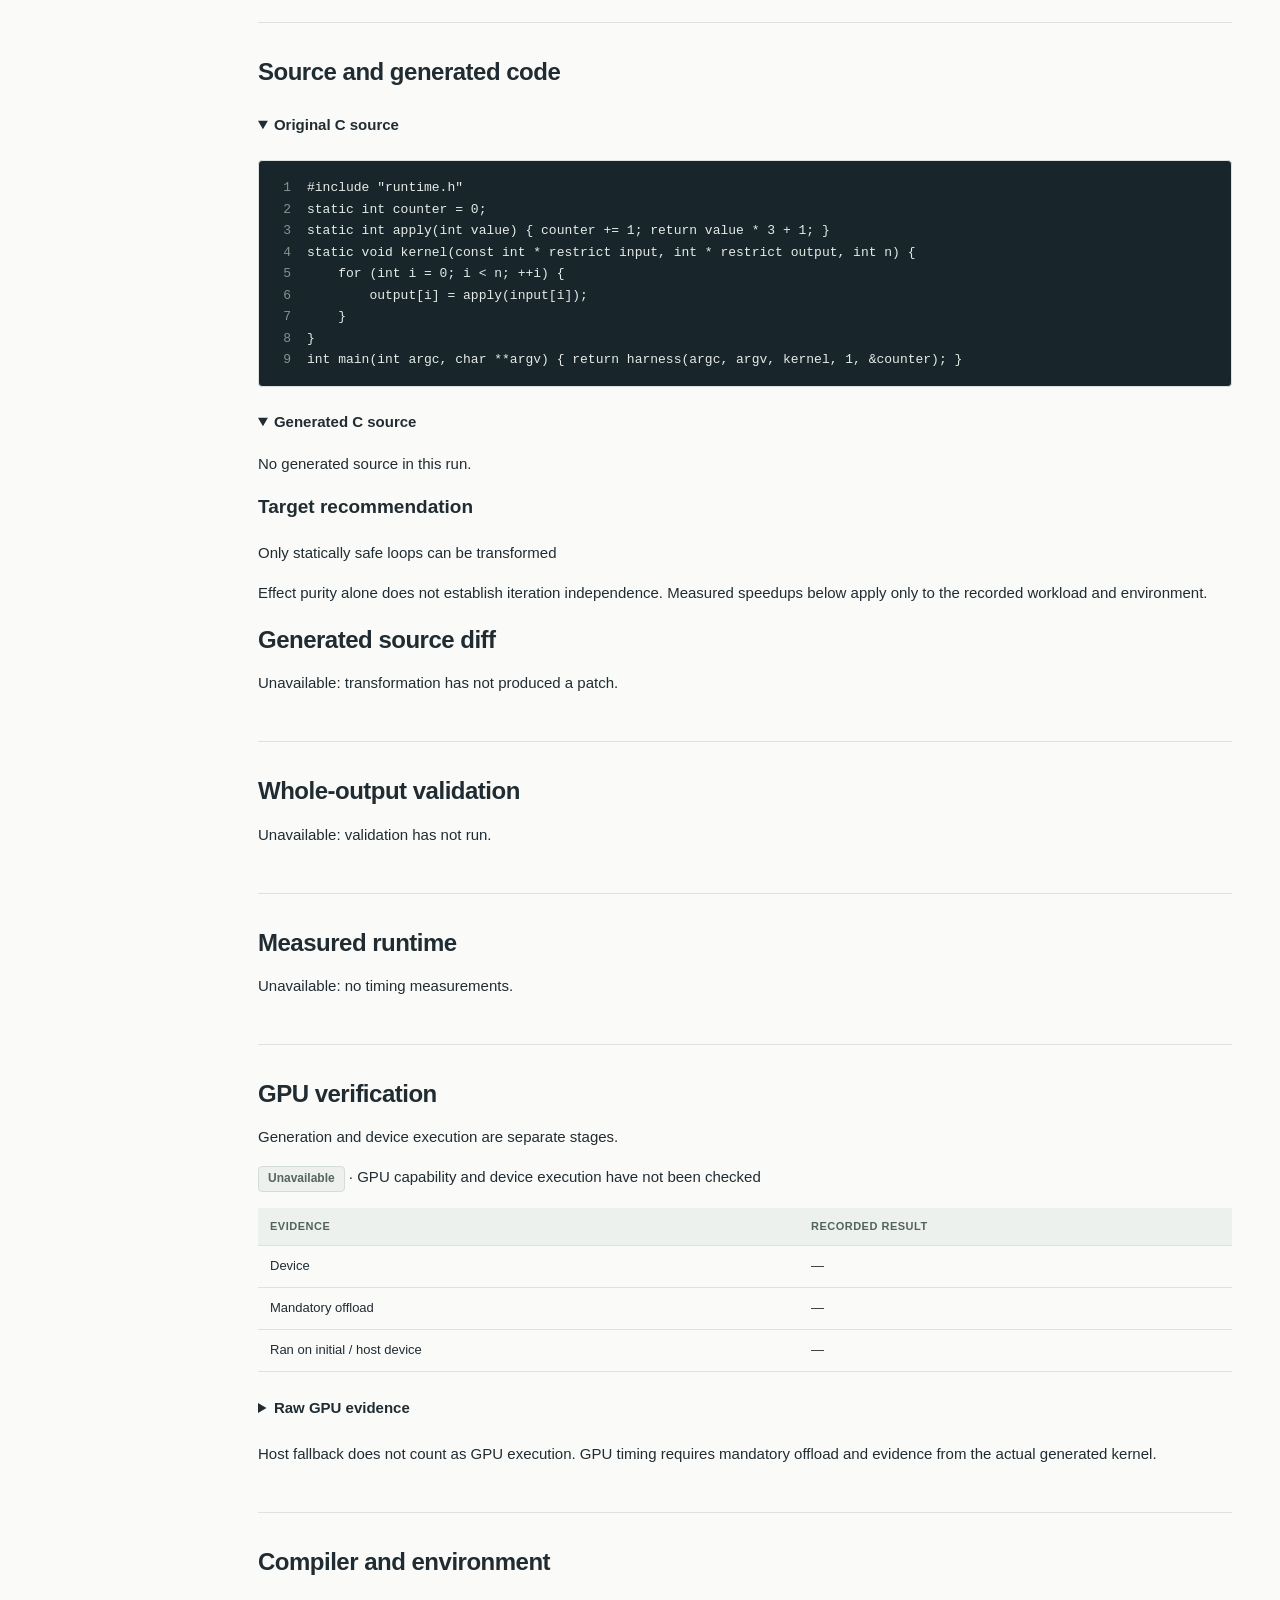
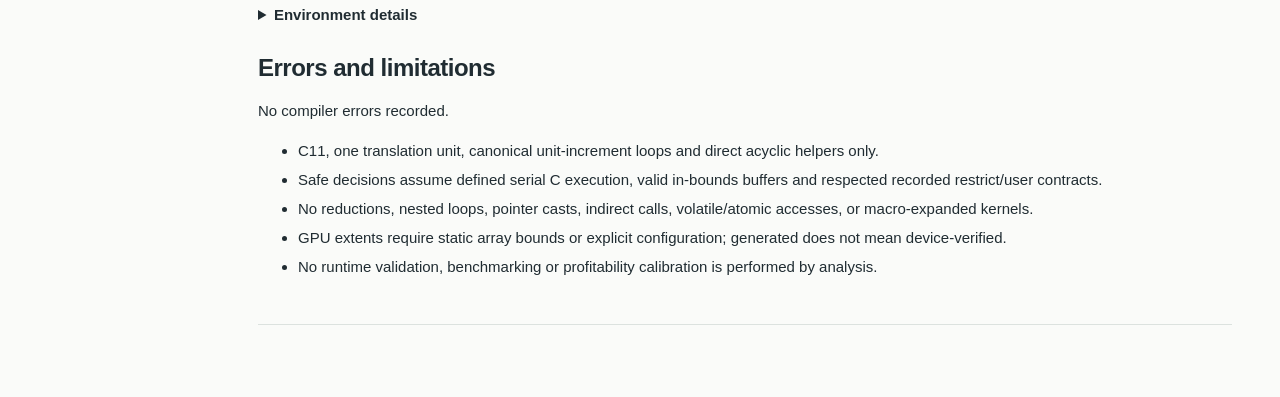
<file: submission/evidence/global_write/report.html>
<!doctype html><html lang="en"><meta charset="utf-8"><meta name="viewport" content="width=device-width,initial-scale=1"><title>Praline · global_write.c</title><style>
*{box-sizing:border-box}html{scroll-behavior:smooth;scroll-padding-top:24px}body{margin:0;background:#fafbf9;color:#202c32;font:15px/1.6 Helvetica,Arial,sans-serif}aside{position:fixed;inset:0 auto 0 0;width:210px;padding:30px 22px;border-right:1px solid #dce2df;background:#f0f3ef}.brand{font-size:25px;font-weight:750;letter-spacing:-1px;text-decoration:none;color:#223c31}aside p,.eyebrow{font-size:11px;letter-spacing:1.8px;font-weight:700;color:#67766e}aside p{margin-top:40px}nav a{display:block;padding:9px 10px;margin:3px -10px;text-decoration:none;color:#46554e;border-radius:4px}nav a:nth-child(5){border-top:1px solid #dce2df;border-radius:0;margin-top:20px;padding-top:20px}nav a:hover,nav a:focus{background:#dfe7df;color:#163d2b}main{margin-left:210px;max-width:1510px;padding:36px 48px 80px}header{border-bottom:1px solid #dce2df;padding-bottom:24px}h1{font-size:34px;letter-spacing:-1px;margin:6px 0}h2{font-size:24px;letter-spacing:-.5px;margin:0 0 12px}h3{font-size:19px;margin:0 0 18px}h4{font-size:14px;margin:16px 0 8px}p{margin:8px 0 16px}small,.muted{color:#63716b}h3 small{font-size:12px;font-weight:400;margin:0 12px}a{color:#28644d}section{padding:30px 0;border-bottom:1px solid #dce2df}article{padding:24px 0;border-top:1px solid #dce2df}.badge{display:inline-block;font-size:12px;font-weight:650;border:1px solid #d4ddd7;padding:2px 9px;border-radius:4px;background:#edf0ed;color:#56665d;text-transform:capitalize}.safe,.passed{background:#e5f2e9;border-color:#bad9c5;color:#23633c}.unsafe,.failed{background:#faeae5;border-color:#eac6b8;color:#9a3e26}.unknown{background:#fcf2d9;border-color:#e5d5a5;color:#805e16}.status-strip{display:flex;gap:24px;flex-wrap:wrap;margin-top:22px}.status-strip .badge{margin-left:5px}.metadata{margin-top:20px}.loop-index{display:flex;gap:10px;flex-wrap:wrap;margin:20px 0}.loop-index a{padding:8px 12px;border:1px solid #dce2df;text-decoration:none;background:white}.decision-grid{display:grid;grid-template-columns:minmax(0,1.15fr) minmax(0,1fr);gap:26px}.decision-grid h4{margin-top:0}.reason{border-left:3px solid #c2cec4;padding:4px 16px;margin-bottom:16px}.reason code{font-size:11px;color:#51635a}.reason p{margin:5px 0;line-height:1.55}.reason small{font-size:12px}pre{background:#edf1ee;padding:18px;overflow:auto;font:12px/1.65 ui-monospace,SFMono-Regular,Consolas,monospace;white-space:pre-wrap;overflow-wrap:anywhere;border:1px solid #dce2df;border-radius:4px}.code{background:#18252a;color:#e5ece8;font-size:13px;white-space:pre;overflow-wrap:normal;padding:16px 0}.code-line{display:block;min-width:max-content;padding-right:20px}.line-number{display:inline-block;width:48px;text-align:right;padding-right:16px;color:#82968e;user-select:none}.added{background:#244638;color:#bde7cd}.removed{background:#4a302c;color:#f2c7b9}code{font-family:ui-monospace,SFMono-Regular,Consolas,monospace}table{border-collapse:collapse;width:100%;font-size:13px}th,td{text-align:left;padding:10px 12px;border-bottom:1px solid #dce2df;vertical-align:top}th{background:#edf1ed;color:#52635a;font-size:11px;text-transform:uppercase;letter-spacing:.5px;white-space:nowrap}.table-wrap{overflow:auto;margin:14px 0}details{margin:12px 0}summary{cursor:pointer;font-weight:600;padding:10px 0}summary .muted{font-weight:400;font-size:12px;margin-left:10px}li{margin:5px 0}:focus-visible{outline:2px solid #28644d;outline-offset:4px}@media(min-width:1700px){main{margin-right:auto;margin-left:230px}}@media(max-width:1000px){aside{width:175px;padding:24px 18px}main{margin-left:175px;padding:28px}.decision-grid{grid-template-columns:1fr}}@media(max-width:650px){aside{position:static;width:auto;border-right:0;border-bottom:1px solid #dce2df;padding:16px}aside p{display:none}nav{display:flex;flex-wrap:wrap;gap:10px}nav a{padding:3px;margin:0;font-size:12px}main{margin:0;padding:22px 16px}h1{font-size:28px}.status-strip{gap:12px}}@media(prefers-reduced-motion:reduce){html{scroll-behavior:auto}}
</style><body><aside><a class="brand" href="#">Praline</a><p>REPORT</p><nav><a href="#loops">Loop decisions</a><a href="#source">Source & code</a><a href="#validation">Validation</a><a href="#timing">Timing</a><a href="#helpers">Helper effects</a><a href="#gpu">GPU verification</a><a href="#environment">Run details</a></nav></aside><main><header><div class="eyebrow">PRALINE</div><h1>global_write.c</h1><p class="muted">Start with the loop decision, review the code, then check validation and timing.</p><div class="status-strip"><span>0 <span class="badge safe">safe</span></span><span>1 <span class="badge unsafe">unsafe</span></span><span>0 <span class="badge unknown">unknown</span></span><span>Validation <span class="badge neutral">not run</span></span></div></header><details class="metadata"><summary>Run details and files</summary><div class="table-wrap"><table><thead><tr><th>Field</th><th>Value</th></tr></thead><tbody><tr><td>Run ID</td><td>7f182a1f-7102-4e2f-9113-ac491390f922</td></tr><tr><td>Timestamp</td><td>2026-09-18T09:34:01.609478+00:00</td></tr><tr><td>Static stage</td><td>analyzed</td></tr><tr><td>Source</td><td>/Users/vian/.codex/worktrees/b5f9/segfault/examples/global_write.c</td></tr><tr><td>Source SHA-256</td><td>4e86e8e57aaf5fd6248638c8aeb56b9d009d5ab9e19737c801ffa719d0635c8f</td></tr></tbody></table></div><p>Raw evidence: <a href="analysis.json">analysis.json</a></p></details><section id="loops"><h2>Loop decisions</h2><p class="muted">Safe means independent under the recorded assumptions. Unsafe means a conflict was found. Unknown means independence could not be established.</p><div class="loop-index"><a href="#loop-0">kernel · line 5 <span class="badge unsafe">unsafe</span></a></div><article id="loop-0"><h3>kernel <small>line 5 · loop-196</small> <span class="badge unsafe">unsafe</span></h3><div class="decision-grid"><div><pre class="code"><code><span class="code-line "><span class="line-number" aria-hidden="true">5</span>for (int i = 0; i &lt; n; ++i) {
</span><span class="code-line "><span class="line-number" aria-hidden="true">6</span>        output[i] = apply(input[i]);
</span><span class="code-line "><span class="line-number" aria-hidden="true">7</span>    }
</span></code></pre></div><div><h4>Why this decision?</h4><div class="reason"><code>GLOBAL_WRITE</code><p>Helper/loop writes shared global counter</p><small>Line 3 · loop-196 → apply</small></div><div class="reason"><code>SHARED_WRITE</code><p>Shared scalar counter is modified by iterations</p><small>Line 3 · loop-196 → apply</small></div><div class="reason"><code>UNSUPPORTED_ACCESS</code><p>Helper/loop reads shared global counter</p><small>Line 3 · loop-196 → apply</small></div></div></div><h4>Assumptions and bounds</h4><ul><li>The C restrict contract for output/input is respected by callers</li><li>The original serial program has defined behavior and every executed access is within a valid live object</li></ul><p>Trip count: <code>max(0, n - 0)</code> · Eligible targets: None</p><details><summary>Access effects and data mapping</summary><div class="table-wrap"><table><thead><tr><th>Access</th><th>Name</th><th>Index</th><th>Storage</th><th>Call path</th></tr></thead><tbody><tr><td>read</td><td>output</td><td>—</td><td>parameter</td><td>loop-196</td></tr><tr><td>read</td><td>i</td><td>—</td><td>local</td><td>loop-196</td></tr><tr><td>write</td><td>output</td><td>i</td><td>parameter</td><td>loop-196</td></tr><tr><td>read</td><td>input</td><td>—</td><td>parameter</td><td>loop-196</td></tr><tr><td>read</td><td>i</td><td>—</td><td>local</td><td>loop-196</td></tr><tr><td>read</td><td>input</td><td>i</td><td>parameter</td><td>loop-196</td></tr><tr><td>read</td><td>counter</td><td>—</td><td>global</td><td>loop-196 → apply</td></tr><tr><td>write</td><td>counter</td><td>—</td><td>global</td><td>loop-196 → apply</td></tr><tr><td>read</td><td>i</td><td>—</td><td>local</td><td>loop-196</td></tr><tr><td>read</td><td>n</td><td>—</td><td>parameter</td><td>loop-196</td></tr></tbody></table></div><div class="table-wrap"><table><thead><tr><th>Buffer</th><th>Direction</th><th>Extent</th><th>Extent source</th></tr></thead><tbody><tr><td>input</td><td>to</td><td>—</td><td>—</td></tr><tr><td>output</td><td>tofrom</td><td>—</td><td>—</td></tr></tbody></table></div></details><details><summary>What limits code generation?</summary><div class="reason"><code>EXTENT_UNKNOWN</code><p>GPU mapping extent for input is not established</p><small>Line 5 · Direct analysis</small></div><div class="reason"><code>EXTENT_UNKNOWN</code><p>GPU mapping extent for output is not established</p><small>Line 5 · Direct analysis</small></div></details><p class="muted">Only statically safe loops can be transformed</p></article></section><section id="helpers"><h2>Helper effects</h2><p class="muted">Effect purity alone does not establish iteration independence.</p><details><summary><code>apply</code> <span class="muted">Impure or unresolved effects</span></summary><pre class="code"><code><span class="code-line "><span class="line-number" aria-hidden="true">3</span>static int apply(int value) { counter += 1; return value * 3 + 1; }
</span></code></pre><div class="table-wrap"><table><thead><tr><th>Access</th><th>Name</th><th>Index</th><th>Storage</th><th>Call path</th></tr></thead><tbody><tr><td>read</td><td>counter</td><td>—</td><td>global</td><td>apply</td></tr><tr><td>write</td><td>counter</td><td>—</td><td>global</td><td>apply</td></tr><tr><td>read</td><td>value</td><td>—</td><td>parameter</td><td>apply</td></tr></tbody></table></div><p class="muted">No reasons recorded.</p><details><summary>Raw function evidence</summary><pre>{
  &quot;id&quot;: &quot;0xa7986ee50&quot;,
  &quot;name&quot;: &quot;apply&quot;,
  &quot;span&quot;: {
    &quot;start&quot;: 45,
    &quot;end&quot;: 112,
    &quot;line&quot;: 3,
    &quot;column&quot;: 1,
    &quot;end_line&quot;: 3
  },
  &quot;parameters&quot;: [
    {
      &quot;id&quot;: &quot;0xa7986edb8&quot;,
      &quot;name&quot;: &quot;value&quot;,
      &quot;type&quot;: &quot;int&quot;
    }
  ],
  &quot;effects&quot;: [
    {
      &quot;kind&quot;: &quot;read&quot;,
      &quot;declaration_id&quot;: &quot;0xa7986ecc8&quot;,
      &quot;name&quot;: &quot;counter&quot;,
      &quot;storage&quot;: &quot;global&quot;,
      &quot;index&quot;: null,
      &quot;span&quot;: {
        &quot;start&quot;: 75,
        &quot;end&quot;: 82,
        &quot;line&quot;: 3,
        &quot;column&quot;: 31,
        &quot;end_line&quot;: 3
      },
      &quot;helper_chain&quot;: [
        &quot;apply&quot;
      ]
    },
    {
      &quot;kind&quot;: &quot;write&quot;,
      &quot;declaration_id&quot;: &quot;0xa7986ecc8&quot;,
      &quot;name&quot;: &quot;counter&quot;,
      &quot;storage&quot;: &quot;global&quot;,
      &quot;index&quot;: null,
      &quot;span&quot;: {
        &quot;start&quot;: 75,
        &quot;end&quot;: 82,
        &quot;line&quot;: 3,
        &quot;column&quot;: 31,
        &quot;end_line&quot;: 3
      },
      &quot;helper_chain&quot;: [
        &quot;apply&quot;
      ]
    },
    {
      &quot;kind&quot;: &quot;read&quot;,
      &quot;declaration_id&quot;: &quot;0xa7986edb8&quot;,
      &quot;name&quot;: &quot;value&quot;,
      &quot;storage&quot;: &quot;parameter&quot;,
      &quot;index&quot;: null,
      &quot;span&quot;: {
        &quot;start&quot;: 96,
        &quot;end&quot;: 101,
        &quot;line&quot;: 3,
        &quot;column&quot;: 52,
        &quot;end_line&quot;: 3
      },
      &quot;helper_chain&quot;: [
        &quot;apply&quot;
      ]
    }
  ],
  &quot;calls&quot;: [],
  &quot;unknown_reasons&quot;: [],
  &quot;pure&quot;: false,
  &quot;return_expression&quot;: &quot;((value * 3) + 1)&quot;
}</pre></details></details><details><summary><code>kernel</code> <span class="muted">Impure or unresolved effects</span></summary><pre class="code"><code><span class="code-line "><span class="line-number" aria-hidden="true">4</span>static void kernel(const int * restrict input, int * restrict output, int n) {
</span><span class="code-line "><span class="line-number" aria-hidden="true">5</span>    for (int i = 0; i &lt; n; ++i) {
</span><span class="code-line "><span class="line-number" aria-hidden="true">6</span>        output[i] = apply(input[i]);
</span><span class="code-line "><span class="line-number" aria-hidden="true">7</span>    }
</span><span class="code-line "><span class="line-number" aria-hidden="true">8</span>}
</span></code></pre><div class="table-wrap"><table><thead><tr><th>Access</th><th>Name</th><th>Index</th><th>Storage</th><th>Call path</th></tr></thead><tbody><tr><td>read</td><td>n</td><td>—</td><td>parameter</td><td>kernel</td></tr><tr><td>read</td><td>output</td><td>—</td><td>parameter</td><td>kernel</td></tr><tr><td>write</td><td>output</td><td>i</td><td>parameter</td><td>kernel</td></tr><tr><td>read</td><td>input</td><td>—</td><td>parameter</td><td>kernel</td></tr><tr><td>read</td><td>input</td><td>i</td><td>parameter</td><td>kernel</td></tr><tr><td>read</td><td>counter</td><td>—</td><td>global</td><td>kernel → apply</td></tr><tr><td>write</td><td>counter</td><td>—</td><td>global</td><td>kernel → apply</td></tr></tbody></table></div><div class="reason"><code>UNSUPPORTED_SYNTAX</code><p>Unsupported AST node: ForStmt</p><small>Line 5 · kernel</small></div><details><summary>Raw function evidence</summary><pre>{
  &quot;id&quot;: &quot;0xa7986f270&quot;,
  &quot;name&quot;: &quot;kernel&quot;,
  &quot;span&quot;: {
    &quot;start&quot;: 113,
    &quot;end&quot;: 270,
    &quot;line&quot;: 4,
    &quot;column&quot;: 1,
    &quot;end_line&quot;: 8
  },
  &quot;parameters&quot;: [
    {
      &quot;id&quot;: &quot;0xa7986f088&quot;,
      &quot;name&quot;: &quot;input&quot;,
      &quot;type&quot;: &quot;const int *restrict&quot;
    },
    {
      &quot;id&quot;: &quot;0xa7986f108&quot;,
      &quot;name&quot;: &quot;output&quot;,
      &quot;type&quot;: &quot;int *restrict&quot;
    },
    {
      &quot;id&quot;: &quot;0xa7986f188&quot;,
      &quot;name&quot;: &quot;n&quot;,
      &quot;type&quot;: &quot;int&quot;
    }
  ],
  &quot;effects&quot;: [
    {
      &quot;kind&quot;: &quot;read&quot;,
      &quot;declaration_id&quot;: &quot;0xa7986f188&quot;,
      &quot;name&quot;: &quot;n&quot;,
      &quot;storage&quot;: &quot;parameter&quot;,
      &quot;index&quot;: null,
      &quot;span&quot;: {
        &quot;start&quot;: 216,
        &quot;end&quot;: 217,
        &quot;line&quot;: 5,
        &quot;column&quot;: 25,
        &quot;end_line&quot;: 5
      },
      &quot;helper_chain&quot;: [
        &quot;kernel&quot;
      ]
    },
    {
      &quot;kind&quot;: &quot;read&quot;,
      &quot;declaration_id&quot;: &quot;0xa7986f108&quot;,
      &quot;name&quot;: &quot;output&quot;,
      &quot;storage&quot;: &quot;parameter&quot;,
      &quot;index&quot;: null,
      &quot;span&quot;: {
        &quot;start&quot;: 234,
        &quot;end&quot;: 240,
        &quot;line&quot;: 6,
        &quot;column&quot;: 9,
        &quot;end_line&quot;: 6
      },
      &quot;helper_chain&quot;: [
        &quot;kernel&quot;
      ]
    },
    {
      &quot;kind&quot;: &quot;write&quot;,
      &quot;declaration_id&quot;: &quot;0xa7986f108&quot;,
      &quot;name&quot;: &quot;output&quot;,
      &quot;storage&quot;: &quot;parameter&quot;,
      &quot;index&quot;: &quot;i&quot;,
      &quot;span&quot;: {
        &quot;start&quot;: 234,
        &quot;end&quot;: 243,
        &quot;line&quot;: 6,
        &quot;column&quot;: 9,
        &quot;end_line&quot;: 6
      },
      &quot;helper_chain&quot;: [
        &quot;kernel&quot;
      ]
    },
    {
      &quot;kind&quot;: &quot;read&quot;,
      &quot;declaration_id&quot;: &quot;0xa7986f088&quot;,
      &quot;name&quot;: &quot;input&quot;,
      &quot;storage&quot;: &quot;parameter&quot;,
      &quot;index&quot;: null,
      &quot;span&quot;: {
        &quot;start&quot;: 252,
        &quot;end&quot;: 257,
        &quot;line&quot;: 6,
        &quot;column&quot;: 27,
        &quot;end_line&quot;: 6
      },
      &quot;helper_chain&quot;: [
        &quot;kernel&quot;
      ]
    },
    {
      &quot;kind&quot;: &quot;read&quot;,
      &quot;declaration_id&quot;: &quot;0xa7986f088&quot;,
      &quot;name&quot;: &quot;input&quot;,
      &quot;storage&quot;: &quot;parameter&quot;,
      &quot;index&quot;: &quot;i&quot;,
      &quot;span&quot;: {
        &quot;start&quot;: 252,
        &quot;end&quot;: 260,
        &quot;line&quot;: 6,
        &quot;column&quot;: 27,
        &quot;end_line&quot;: 6
      },
      &quot;helper_chain&quot;: [
        &quot;kernel&quot;
      ]
    },
    {
      &quot;kind&quot;: &quot;read&quot;,
      &quot;declaration_id&quot;: &quot;0xa7986ecc8&quot;,
      &quot;name&quot;: &quot;counter&quot;,
      &quot;storage&quot;: &quot;global&quot;,
      &quot;index&quot;: null,
      &quot;span&quot;: {
        &quot;start&quot;: 75,
        &quot;end&quot;: 82,
        &quot;line&quot;: 3,
        &quot;column&quot;: 31,
        &quot;end_line&quot;: 3
      },
      &quot;helper_chain&quot;: [
        &quot;kernel&quot;,
        &quot;apply&quot;
      ]
    },
    {
      &quot;kind&quot;: &quot;write&quot;,
      &quot;declaration_id&quot;: &quot;0xa7986ecc8&quot;,
      &quot;name&quot;: &quot;counter&quot;,
      &quot;storage&quot;: &quot;global&quot;,
      &quot;index&quot;: null,
      &quot;span&quot;: {
        &quot;start&quot;: 75,
        &quot;end&quot;: 82,
        &quot;line&quot;: 3,
        &quot;column&quot;: 31,
        &quot;end_line&quot;: 3
      },
      &quot;helper_chain&quot;: [
        &quot;kernel&quot;,
        &quot;apply&quot;
      ]
    }
  ],
  &quot;calls&quot;: [
    &quot;apply&quot;
  ],
  &quot;unknown_reasons&quot;: [
    {
      &quot;code&quot;: &quot;UNSUPPORTED_SYNTAX&quot;,
      &quot;message&quot;: &quot;Unsupported AST node: ForStmt&quot;,
      &quot;span&quot;: {
        &quot;start&quot;: 196,
        &quot;end&quot;: 268,
        &quot;line&quot;: 5,
        &quot;column&quot;: 5,
        &quot;end_line&quot;: 7
      },
      &quot;helper_chain&quot;: [
        &quot;kernel&quot;
      ]
    }
  ],
  &quot;pure&quot;: false,
  &quot;return_expression&quot;: null
}</pre></details></details><details><summary><code>main</code> <span class="muted">Impure or unresolved effects</span></summary><pre class="code"><code><span class="code-line "><span class="line-number" aria-hidden="true">9</span>int main(int argc, char **argv) { return harness(argc, argv, kernel, 1, &amp;counter); }
</span></code></pre><div class="table-wrap"><table><thead><tr><th>Access</th><th>Name</th><th>Index</th><th>Storage</th><th>Call path</th></tr></thead><tbody><tr><td>read</td><td>argc</td><td>—</td><td>parameter</td><td>main</td></tr><tr><td>read</td><td>argv</td><td>—</td><td>parameter</td><td>main</td></tr><tr><td>escape</td><td>counter</td><td>—</td><td>global</td><td>main</td></tr></tbody></table></div><div class="reason"><code>UNSUPPORTED_ACCESS</code><p>Address escape outside a supported direct call</p><small>Line 9 · main</small></div><div class="reason"><code>UNKNOWN_CALL</code><p>No supported body for harness</p><small>Line 9 · main → harness</small></div><details><summary>Raw function evidence</summary><pre>{
  &quot;id&quot;: &quot;0xa7986f888&quot;,
  &quot;name&quot;: &quot;main&quot;,
  &quot;span&quot;: {
    &quot;start&quot;: 271,
    &quot;end&quot;: 355,
    &quot;line&quot;: 9,
    &quot;column&quot;: 1,
    &quot;end_line&quot;: 9
  },
  &quot;parameters&quot;: [
    {
      &quot;id&quot;: &quot;0xa7986f720&quot;,
      &quot;name&quot;: &quot;argc&quot;,
      &quot;type&quot;: &quot;int&quot;
    },
    {
      &quot;id&quot;: &quot;0xa7986f7a0&quot;,
      &quot;name&quot;: &quot;argv&quot;,
      &quot;type&quot;: &quot;char **&quot;
    }
  ],
  &quot;effects&quot;: [
    {
      &quot;kind&quot;: &quot;read&quot;,
      &quot;declaration_id&quot;: &quot;0xa7986f720&quot;,
      &quot;name&quot;: &quot;argc&quot;,
      &quot;storage&quot;: &quot;parameter&quot;,
      &quot;index&quot;: null,
      &quot;span&quot;: {
        &quot;start&quot;: 320,
        &quot;end&quot;: 324,
        &quot;line&quot;: 9,
        &quot;column&quot;: 50,
        &quot;end_line&quot;: 9
      },
      &quot;helper_chain&quot;: [
        &quot;main&quot;
      ]
    },
    {
      &quot;kind&quot;: &quot;read&quot;,
      &quot;declaration_id&quot;: &quot;0xa7986f7a0&quot;,
      &quot;name&quot;: &quot;argv&quot;,
      &quot;storage&quot;: &quot;parameter&quot;,
      &quot;index&quot;: null,
      &quot;span&quot;: {
        &quot;start&quot;: 326,
        &quot;end&quot;: 330,
        &quot;line&quot;: 9,
        &quot;column&quot;: 56,
        &quot;end_line&quot;: 9
      },
      &quot;helper_chain&quot;: [
        &quot;main&quot;
      ]
    },
    {
      &quot;kind&quot;: &quot;escape&quot;,
      &quot;declaration_id&quot;: &quot;0xa7986ecc8&quot;,
      &quot;name&quot;: &quot;counter&quot;,
      &quot;storage&quot;: &quot;global&quot;,
      &quot;index&quot;: null,
      &quot;span&quot;: {
        &quot;start&quot;: 343,
        &quot;end&quot;: 351,
        &quot;line&quot;: 9,
        &quot;column&quot;: 73,
        &quot;end_line&quot;: 9
      },
      &quot;helper_chain&quot;: [
        &quot;main&quot;
      ]
    }
  ],
  &quot;calls&quot;: [
    &quot;harness&quot;
  ],
  &quot;unknown_reasons&quot;: [
    {
      &quot;code&quot;: &quot;UNSUPPORTED_ACCESS&quot;,
      &quot;message&quot;: &quot;Address escape outside a supported direct call&quot;,
      &quot;span&quot;: {
        &quot;start&quot;: 343,
        &quot;end&quot;: 351,
        &quot;line&quot;: 9,
        &quot;column&quot;: 73,
        &quot;end_line&quot;: 9
      },
      &quot;helper_chain&quot;: [
        &quot;main&quot;
      ]
    },
    {
      &quot;code&quot;: &quot;UNKNOWN_CALL&quot;,
      &quot;message&quot;: &quot;No supported body for harness&quot;,
      &quot;span&quot;: {
        &quot;start&quot;: 312,
        &quot;end&quot;: 352,
        &quot;line&quot;: 9,
        &quot;column&quot;: 42,
        &quot;end_line&quot;: 9
      },
      &quot;helper_chain&quot;: [
        &quot;main&quot;,
        &quot;harness&quot;
      ]
    }
  ],
  &quot;pure&quot;: false,
  &quot;return_expression&quot;: &quot;harness(argc, argv, kernel, 1, (&amp;counter))&quot;
}</pre></details></details></section><section id="source"><h2>Source and generated code</h2><details open><summary>Original C source</summary><pre class="code"><code><span class="code-line "><span class="line-number" aria-hidden="true">1</span>#include &quot;runtime.h&quot;
</span><span class="code-line "><span class="line-number" aria-hidden="true">2</span>static int counter = 0;
</span><span class="code-line "><span class="line-number" aria-hidden="true">3</span>static int apply(int value) { counter += 1; return value * 3 + 1; }
</span><span class="code-line "><span class="line-number" aria-hidden="true">4</span>static void kernel(const int * restrict input, int * restrict output, int n) {
</span><span class="code-line "><span class="line-number" aria-hidden="true">5</span>    for (int i = 0; i &lt; n; ++i) {
</span><span class="code-line "><span class="line-number" aria-hidden="true">6</span>        output[i] = apply(input[i]);
</span><span class="code-line "><span class="line-number" aria-hidden="true">7</span>    }
</span><span class="code-line "><span class="line-number" aria-hidden="true">8</span>}
</span><span class="code-line "><span class="line-number" aria-hidden="true">9</span>int main(int argc, char **argv) { return harness(argc, argv, kernel, 1, &amp;counter); }
</span></code></pre></details><details open><summary>Generated C source</summary><p>No generated source in this run.</p></details><h3>Target recommendation</h3><p>Only statically safe loops can be transformed</p><p>Effect purity alone does not establish iteration independence. Measured speedups below apply only to the recorded workload and environment.</p><h2>Generated source diff</h2><p>Unavailable: transformation has not produced a patch.</p></section><section id="validation"><h2>Whole-output validation</h2><p>Unavailable: validation has not run.</p></section><section id="timing"><h2>Measured runtime</h2><p>Unavailable: no timing measurements.</p></section><section id="gpu"><h2>GPU verification</h2><p>Generation and device execution are separate stages.</p><p><span class="badge neutral">unavailable</span> · GPU capability and device execution have not been checked</p><div class="table-wrap"><table><thead><tr><th>Evidence</th><th>Recorded result</th></tr></thead><tbody><tr><td>Device</td><td>—</td></tr><tr><td>Mandatory offload</td><td>—</td></tr><tr><td>Ran on initial / host device</td><td>—</td></tr></tbody></table></div><details><summary>Raw GPU evidence</summary><pre>{
  &quot;status&quot;: &quot;unavailable&quot;,
  &quot;reason&quot;: &quot;GPU capability and device execution have not been checked&quot;,
  &quot;device&quot;: null,
  &quot;mandatory_offload&quot;: null,
  &quot;is_initial_device&quot;: null,
  &quot;compile_command&quot;: null
}</pre></details><p>Host fallback does not count as GPU execution. GPU timing requires mandatory offload and evidence from the actual generated kernel.</p></section><section id="environment"><h2>Compiler and environment</h2><details><summary>Environment details</summary><pre>{
  &quot;compiler&quot;: {
    &quot;executable&quot;: &quot;clang&quot;,
    &quot;version&quot;: &quot;Apple clang version 21.0.0 (clang-2100.1.1.101)\nTarget: arm64-apple-darwin25.6.0\nThread model: posix\nInstalledDir: /Applications/Xcode.app/Contents/Developer/Toolchains/XcodeDefault.xctoolchain/usr/bin&quot;,
    &quot;command&quot;: [
      &quot;clang&quot;,
      &quot;-std=c11&quot;,
      &quot;-Xclang&quot;,
      &quot;-fopenmp&quot;,
      &quot;-Xclang&quot;,
      &quot;-ast-dump=json&quot;,
      &quot;-fsyntax-only&quot;,
      &quot;/Users/vian/.codex/worktrees/b5f9/segfault/examples/global_write.c&quot;
    ],
    &quot;diagnostics&quot;: &quot;&quot;
  },
  &quot;doctor&quot;: null
}</pre></details><h2>Errors and limitations</h2><p>No compiler errors recorded.</p><ul><li>C11, one translation unit, canonical unit-increment loops and direct acyclic helpers only.</li><li>Safe decisions assume defined serial C execution, valid in-bounds buffers and respected recorded restrict/user contracts.</li><li>No reductions, nested loops, pointer casts, indirect calls, volatile/atomic accesses, or macro-expanded kernels.</li><li>GPU extents require static array bounds or explicit configuration; generated does not mean device-verified.</li><li>No runtime validation, benchmarking or profitability calibration is performed by analysis.</li></ul></section></main></body></html>
</file>
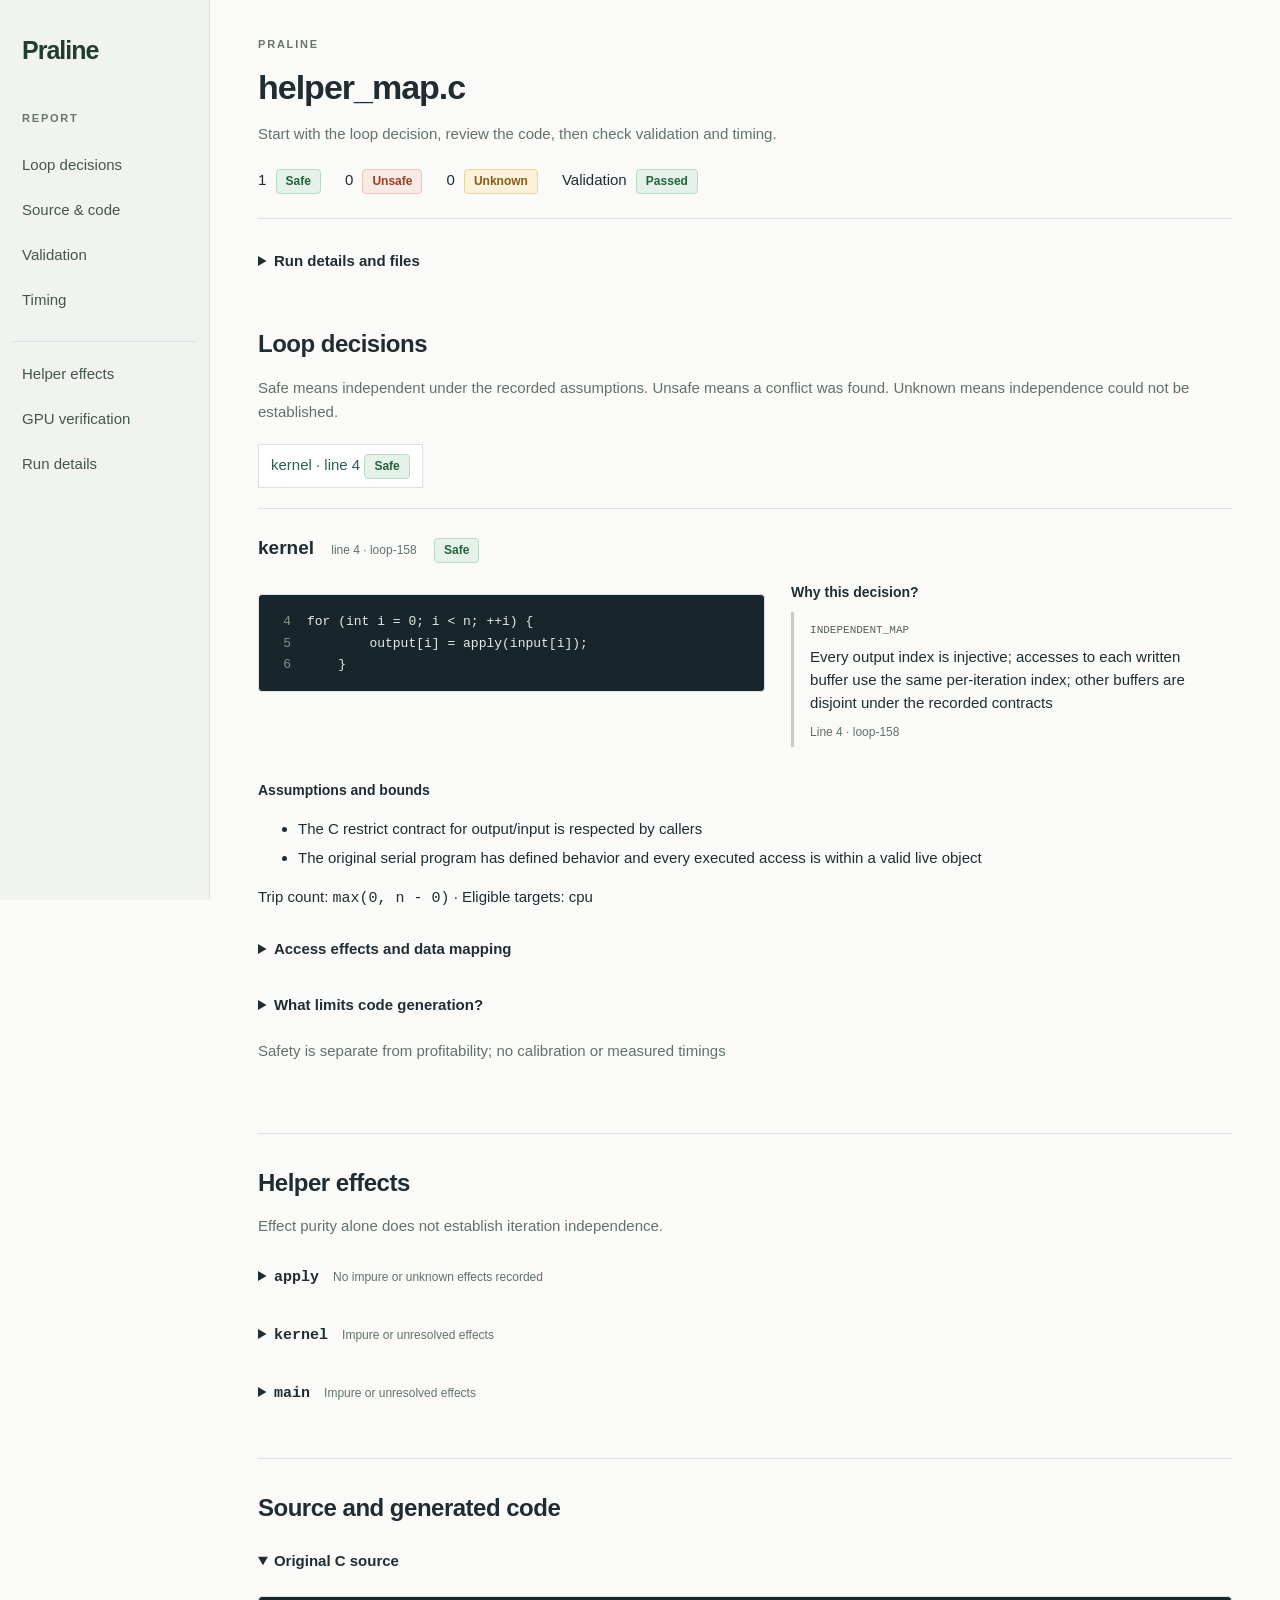
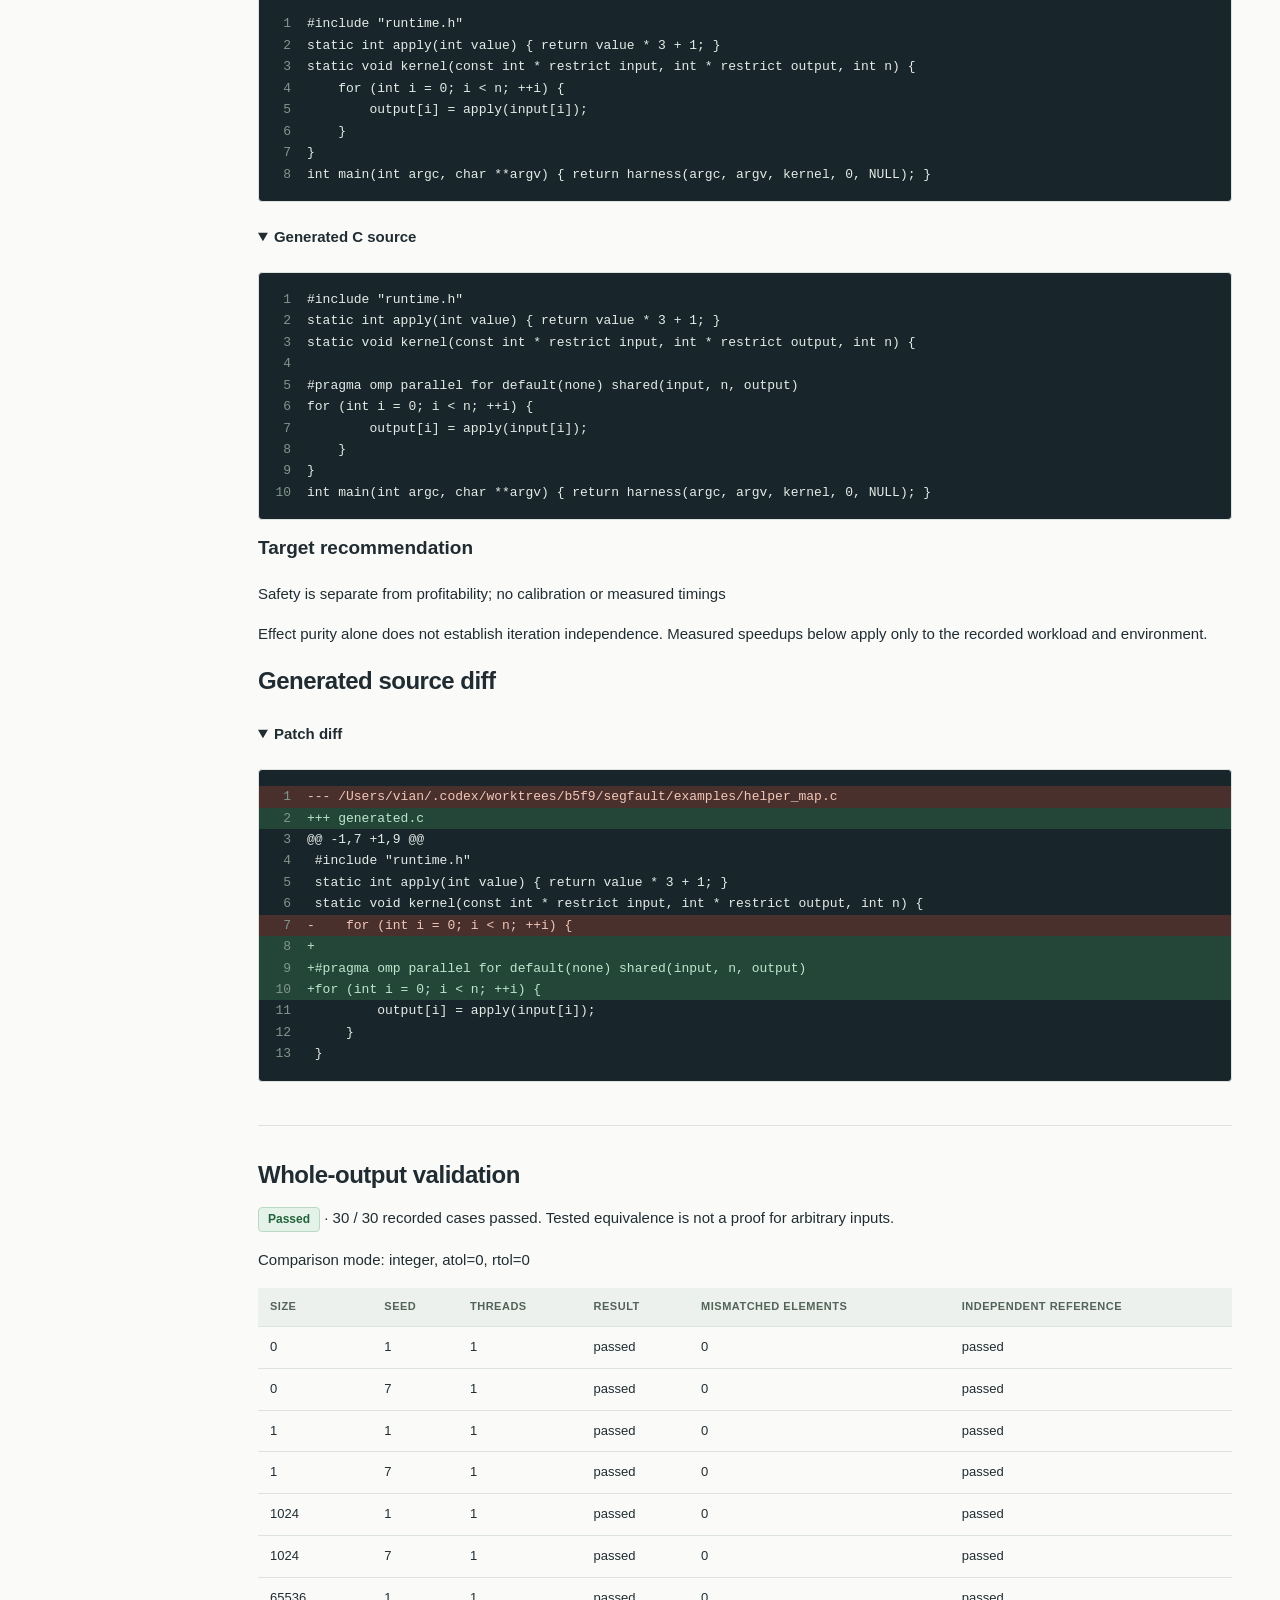
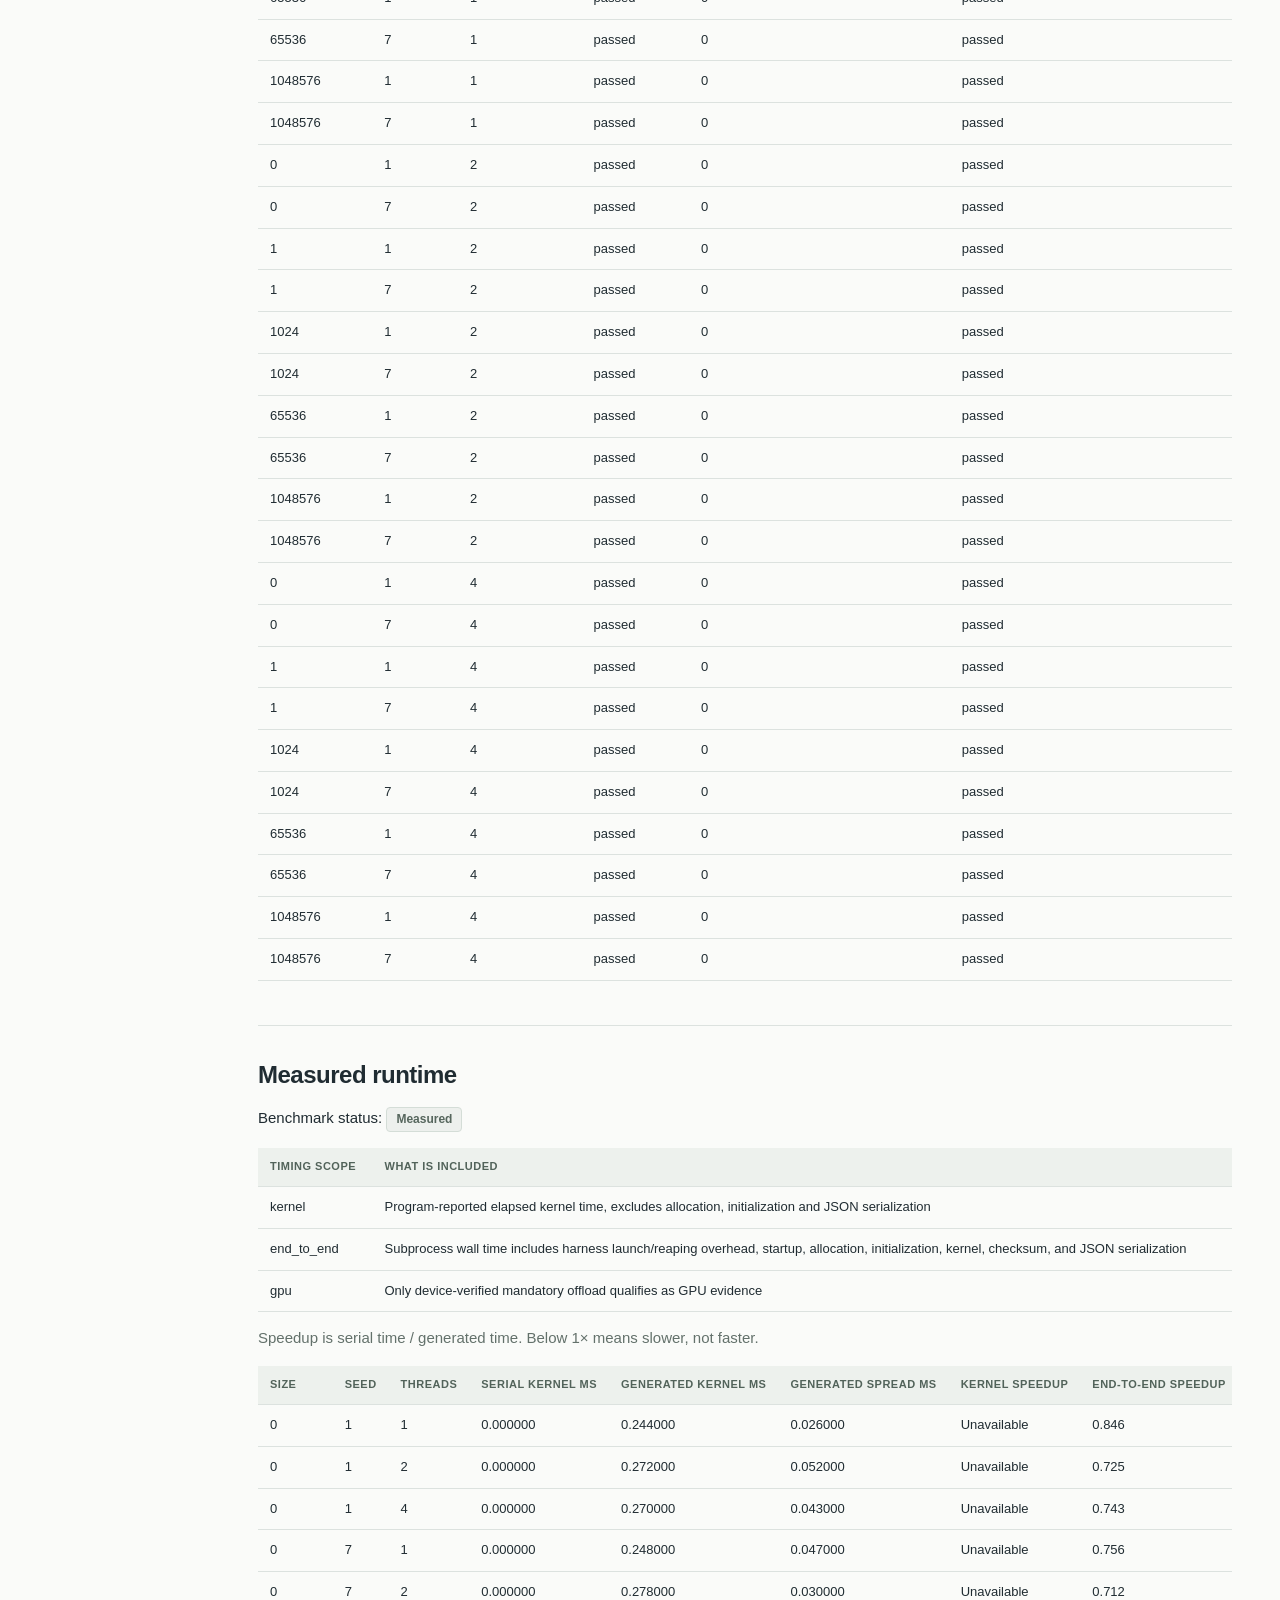
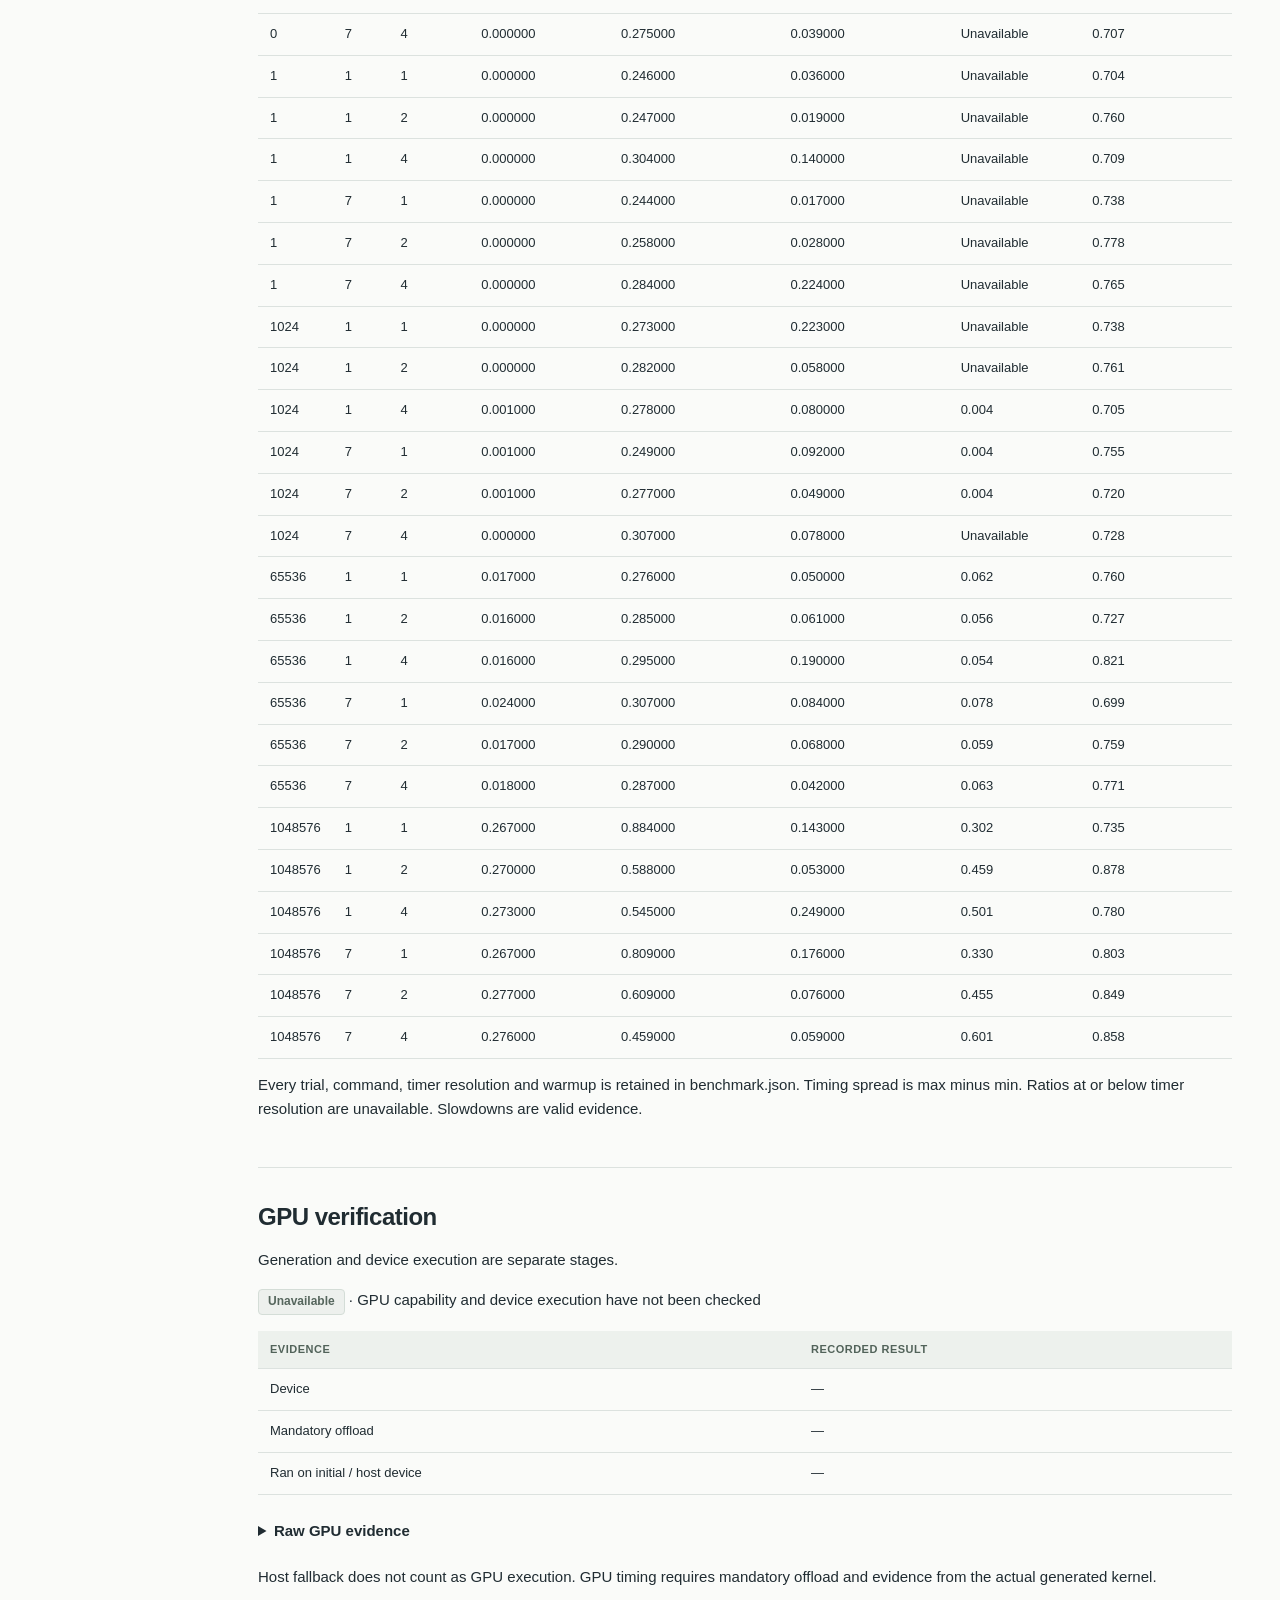
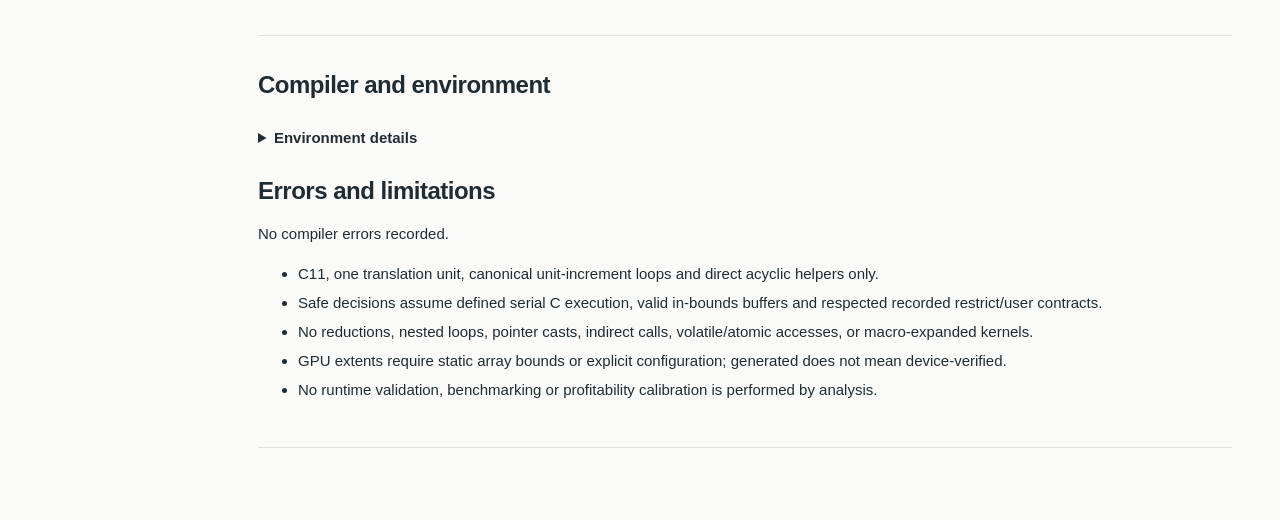
<file: submission/evidence/map-cpu/report.html>
<!doctype html><html lang="en"><meta charset="utf-8"><meta name="viewport" content="width=device-width,initial-scale=1"><title>Praline · helper_map.c</title><style>
*{box-sizing:border-box}html{scroll-behavior:smooth;scroll-padding-top:24px}body{margin:0;background:#fafbf9;color:#202c32;font:15px/1.6 Helvetica,Arial,sans-serif}aside{position:fixed;inset:0 auto 0 0;width:210px;padding:30px 22px;border-right:1px solid #dce2df;background:#f0f3ef}.brand{font-size:25px;font-weight:750;letter-spacing:-1px;text-decoration:none;color:#223c31}aside p,.eyebrow{font-size:11px;letter-spacing:1.8px;font-weight:700;color:#67766e}aside p{margin-top:40px}nav a{display:block;padding:9px 10px;margin:3px -10px;text-decoration:none;color:#46554e;border-radius:4px}nav a:nth-child(5){border-top:1px solid #dce2df;border-radius:0;margin-top:20px;padding-top:20px}nav a:hover,nav a:focus{background:#dfe7df;color:#163d2b}main{margin-left:210px;max-width:1510px;padding:36px 48px 80px}header{border-bottom:1px solid #dce2df;padding-bottom:24px}h1{font-size:34px;letter-spacing:-1px;margin:6px 0}h2{font-size:24px;letter-spacing:-.5px;margin:0 0 12px}h3{font-size:19px;margin:0 0 18px}h4{font-size:14px;margin:16px 0 8px}p{margin:8px 0 16px}small,.muted{color:#63716b}h3 small{font-size:12px;font-weight:400;margin:0 12px}a{color:#28644d}section{padding:30px 0;border-bottom:1px solid #dce2df}article{padding:24px 0;border-top:1px solid #dce2df}.badge{display:inline-block;font-size:12px;font-weight:650;border:1px solid #d4ddd7;padding:2px 9px;border-radius:4px;background:#edf0ed;color:#56665d;text-transform:capitalize}.safe,.passed{background:#e5f2e9;border-color:#bad9c5;color:#23633c}.unsafe,.failed{background:#faeae5;border-color:#eac6b8;color:#9a3e26}.unknown{background:#fcf2d9;border-color:#e5d5a5;color:#805e16}.status-strip{display:flex;gap:24px;flex-wrap:wrap;margin-top:22px}.status-strip .badge{margin-left:5px}.metadata{margin-top:20px}.loop-index{display:flex;gap:10px;flex-wrap:wrap;margin:20px 0}.loop-index a{padding:8px 12px;border:1px solid #dce2df;text-decoration:none;background:white}.decision-grid{display:grid;grid-template-columns:minmax(0,1.15fr) minmax(0,1fr);gap:26px}.decision-grid h4{margin-top:0}.reason{border-left:3px solid #c2cec4;padding:4px 16px;margin-bottom:16px}.reason code{font-size:11px;color:#51635a}.reason p{margin:5px 0;line-height:1.55}.reason small{font-size:12px}pre{background:#edf1ee;padding:18px;overflow:auto;font:12px/1.65 ui-monospace,SFMono-Regular,Consolas,monospace;white-space:pre-wrap;overflow-wrap:anywhere;border:1px solid #dce2df;border-radius:4px}.code{background:#18252a;color:#e5ece8;font-size:13px;white-space:pre;overflow-wrap:normal;padding:16px 0}.code-line{display:block;min-width:max-content;padding-right:20px}.line-number{display:inline-block;width:48px;text-align:right;padding-right:16px;color:#82968e;user-select:none}.added{background:#244638;color:#bde7cd}.removed{background:#4a302c;color:#f2c7b9}code{font-family:ui-monospace,SFMono-Regular,Consolas,monospace}table{border-collapse:collapse;width:100%;font-size:13px}th,td{text-align:left;padding:10px 12px;border-bottom:1px solid #dce2df;vertical-align:top}th{background:#edf1ed;color:#52635a;font-size:11px;text-transform:uppercase;letter-spacing:.5px;white-space:nowrap}.table-wrap{overflow:auto;margin:14px 0}details{margin:12px 0}summary{cursor:pointer;font-weight:600;padding:10px 0}summary .muted{font-weight:400;font-size:12px;margin-left:10px}li{margin:5px 0}:focus-visible{outline:2px solid #28644d;outline-offset:4px}@media(min-width:1700px){main{margin-right:auto;margin-left:230px}}@media(max-width:1000px){aside{width:175px;padding:24px 18px}main{margin-left:175px;padding:28px}.decision-grid{grid-template-columns:1fr}}@media(max-width:650px){aside{position:static;width:auto;border-right:0;border-bottom:1px solid #dce2df;padding:16px}aside p{display:none}nav{display:flex;flex-wrap:wrap;gap:10px}nav a{padding:3px;margin:0;font-size:12px}main{margin:0;padding:22px 16px}h1{font-size:28px}.status-strip{gap:12px}}@media(prefers-reduced-motion:reduce){html{scroll-behavior:auto}}
</style><body><aside><a class="brand" href="#">Praline</a><p>REPORT</p><nav><a href="#loops">Loop decisions</a><a href="#source">Source & code</a><a href="#validation">Validation</a><a href="#timing">Timing</a><a href="#helpers">Helper effects</a><a href="#gpu">GPU verification</a><a href="#environment">Run details</a></nav></aside><main><header><div class="eyebrow">PRALINE</div><h1>helper_map.c</h1><p class="muted">Start with the loop decision, review the code, then check validation and timing.</p><div class="status-strip"><span>1 <span class="badge safe">safe</span></span><span>0 <span class="badge unsafe">unsafe</span></span><span>0 <span class="badge unknown">unknown</span></span><span>Validation <span class="badge passed">passed</span></span></div></header><details class="metadata"><summary>Run details and files</summary><div class="table-wrap"><table><thead><tr><th>Field</th><th>Value</th></tr></thead><tbody><tr><td>Run ID</td><td>08095d84-8c4a-40ee-9e5d-2e52c76e825d</td></tr><tr><td>Timestamp</td><td>2026-09-18T09:33:55.366655+00:00</td></tr><tr><td>Static stage</td><td>generated</td></tr><tr><td>Source</td><td>/Users/vian/.codex/worktrees/b5f9/segfault/examples/helper_map.c</td></tr><tr><td>Source SHA-256</td><td>fd13a75752c6ebbfefa90139d2cde69abfdc1b588cc47b05d46057a0c1c1f26e</td></tr></tbody></table></div><p>Raw evidence: <a href="analysis.json">analysis.json</a> · <a href="doctor.json">doctor.json</a> · <a href="generated.c">generated.c</a> · <a href="patch.diff">patch.diff</a> · <a href="validation.json">validation.json</a> · <a href="benchmark.json">benchmark.json</a></p></details><section id="loops"><h2>Loop decisions</h2><p class="muted">Safe means independent under the recorded assumptions. Unsafe means a conflict was found. Unknown means independence could not be established.</p><div class="loop-index"><a href="#loop-0">kernel · line 4 <span class="badge safe">safe</span></a></div><article id="loop-0"><h3>kernel <small>line 4 · loop-158</small> <span class="badge safe">safe</span></h3><div class="decision-grid"><div><pre class="code"><code><span class="code-line "><span class="line-number" aria-hidden="true">4</span>for (int i = 0; i &lt; n; ++i) {
</span><span class="code-line "><span class="line-number" aria-hidden="true">5</span>        output[i] = apply(input[i]);
</span><span class="code-line "><span class="line-number" aria-hidden="true">6</span>    }
</span></code></pre></div><div><h4>Why this decision?</h4><div class="reason"><code>INDEPENDENT_MAP</code><p>Every output index is injective; accesses to each written buffer use the same per-iteration index; other buffers are disjoint under the recorded contracts</p><small>Line 4 · loop-158</small></div></div></div><h4>Assumptions and bounds</h4><ul><li>The C restrict contract for output/input is respected by callers</li><li>The original serial program has defined behavior and every executed access is within a valid live object</li></ul><p>Trip count: <code>max(0, n - 0)</code> · Eligible targets: cpu</p><details><summary>Access effects and data mapping</summary><div class="table-wrap"><table><thead><tr><th>Access</th><th>Name</th><th>Index</th><th>Storage</th><th>Call path</th></tr></thead><tbody><tr><td>read</td><td>output</td><td>—</td><td>parameter</td><td>loop-158</td></tr><tr><td>read</td><td>i</td><td>—</td><td>local</td><td>loop-158</td></tr><tr><td>write</td><td>output</td><td>i</td><td>parameter</td><td>loop-158</td></tr><tr><td>read</td><td>input</td><td>—</td><td>parameter</td><td>loop-158</td></tr><tr><td>read</td><td>i</td><td>—</td><td>local</td><td>loop-158</td></tr><tr><td>read</td><td>input</td><td>i</td><td>parameter</td><td>loop-158</td></tr><tr><td>read</td><td>i</td><td>—</td><td>local</td><td>loop-158</td></tr><tr><td>read</td><td>n</td><td>—</td><td>parameter</td><td>loop-158</td></tr></tbody></table></div><div class="table-wrap"><table><thead><tr><th>Buffer</th><th>Direction</th><th>Extent</th><th>Extent source</th></tr></thead><tbody><tr><td>input</td><td>to</td><td>—</td><td>—</td></tr><tr><td>output</td><td>tofrom</td><td>—</td><td>—</td></tr></tbody></table></div></details><details><summary>What limits code generation?</summary><div class="reason"><code>EXTENT_UNKNOWN</code><p>GPU mapping extent for input is not established</p><small>Line 4 · Direct analysis</small></div><div class="reason"><code>EXTENT_UNKNOWN</code><p>GPU mapping extent for output is not established</p><small>Line 4 · Direct analysis</small></div></details><p class="muted">Safety is separate from profitability; no calibration or measured timings</p></article></section><section id="helpers"><h2>Helper effects</h2><p class="muted">Effect purity alone does not establish iteration independence.</p><details><summary><code>apply</code> <span class="muted">No impure or unknown effects recorded</span></summary><pre class="code"><code><span class="code-line "><span class="line-number" aria-hidden="true">2</span>static int apply(int value) { return value * 3 + 1; }
</span></code></pre><div class="table-wrap"><table><thead><tr><th>Access</th><th>Name</th><th>Index</th><th>Storage</th><th>Call path</th></tr></thead><tbody><tr><td>read</td><td>value</td><td>—</td><td>parameter</td><td>apply</td></tr></tbody></table></div><p class="muted">No reasons recorded.</p><details><summary>Raw function evidence</summary><pre>{
  &quot;id&quot;: &quot;0xabb3e7d60&quot;,
  &quot;name&quot;: &quot;apply&quot;,
  &quot;span&quot;: {
    &quot;start&quot;: 21,
    &quot;end&quot;: 74,
    &quot;line&quot;: 2,
    &quot;column&quot;: 1,
    &quot;end_line&quot;: 2
  },
  &quot;parameters&quot;: [
    {
      &quot;id&quot;: &quot;0xabb3e7cc8&quot;,
      &quot;name&quot;: &quot;value&quot;,
      &quot;type&quot;: &quot;int&quot;
    }
  ],
  &quot;effects&quot;: [
    {
      &quot;kind&quot;: &quot;read&quot;,
      &quot;declaration_id&quot;: &quot;0xabb3e7cc8&quot;,
      &quot;name&quot;: &quot;value&quot;,
      &quot;storage&quot;: &quot;parameter&quot;,
      &quot;index&quot;: null,
      &quot;span&quot;: {
        &quot;start&quot;: 58,
        &quot;end&quot;: 63,
        &quot;line&quot;: 2,
        &quot;column&quot;: 38,
        &quot;end_line&quot;: 2
      },
      &quot;helper_chain&quot;: [
        &quot;apply&quot;
      ]
    }
  ],
  &quot;calls&quot;: [],
  &quot;unknown_reasons&quot;: [],
  &quot;pure&quot;: true,
  &quot;return_expression&quot;: &quot;((value * 3) + 1)&quot;
}</pre></details></details><details><summary><code>kernel</code> <span class="muted">Impure or unresolved effects</span></summary><pre class="code"><code><span class="code-line "><span class="line-number" aria-hidden="true">3</span>static void kernel(const int * restrict input, int * restrict output, int n) {
</span><span class="code-line "><span class="line-number" aria-hidden="true">4</span>    for (int i = 0; i &lt; n; ++i) {
</span><span class="code-line "><span class="line-number" aria-hidden="true">5</span>        output[i] = apply(input[i]);
</span><span class="code-line "><span class="line-number" aria-hidden="true">6</span>    }
</span><span class="code-line "><span class="line-number" aria-hidden="true">7</span>}
</span></code></pre><div class="table-wrap"><table><thead><tr><th>Access</th><th>Name</th><th>Index</th><th>Storage</th><th>Call path</th></tr></thead><tbody><tr><td>read</td><td>n</td><td>—</td><td>parameter</td><td>kernel</td></tr><tr><td>read</td><td>output</td><td>—</td><td>parameter</td><td>kernel</td></tr><tr><td>write</td><td>output</td><td>i</td><td>parameter</td><td>kernel</td></tr><tr><td>read</td><td>input</td><td>—</td><td>parameter</td><td>kernel</td></tr><tr><td>read</td><td>input</td><td>i</td><td>parameter</td><td>kernel</td></tr></tbody></table></div><div class="reason"><code>UNSUPPORTED_SYNTAX</code><p>Unsupported AST node: ForStmt</p><small>Line 4 · kernel</small></div><details><summary>Raw function evidence</summary><pre>{
  &quot;id&quot;: &quot;0xabb3ec100&quot;,
  &quot;name&quot;: &quot;kernel&quot;,
  &quot;span&quot;: {
    &quot;start&quot;: 75,
    &quot;end&quot;: 232,
    &quot;line&quot;: 3,
    &quot;column&quot;: 1,
    &quot;end_line&quot;: 7
  },
  &quot;parameters&quot;: [
    {
      &quot;id&quot;: &quot;0xabb3e7f08&quot;,
      &quot;name&quot;: &quot;input&quot;,
      &quot;type&quot;: &quot;const int *restrict&quot;
    },
    {
      &quot;id&quot;: &quot;0xabb3e7f88&quot;,
      &quot;name&quot;: &quot;output&quot;,
      &quot;type&quot;: &quot;int *restrict&quot;
    },
    {
      &quot;id&quot;: &quot;0xabb3ec018&quot;,
      &quot;name&quot;: &quot;n&quot;,
      &quot;type&quot;: &quot;int&quot;
    }
  ],
  &quot;effects&quot;: [
    {
      &quot;kind&quot;: &quot;read&quot;,
      &quot;declaration_id&quot;: &quot;0xabb3ec018&quot;,
      &quot;name&quot;: &quot;n&quot;,
      &quot;storage&quot;: &quot;parameter&quot;,
      &quot;index&quot;: null,
      &quot;span&quot;: {
        &quot;start&quot;: 178,
        &quot;end&quot;: 179,
        &quot;line&quot;: 4,
        &quot;column&quot;: 25,
        &quot;end_line&quot;: 4
      },
      &quot;helper_chain&quot;: [
        &quot;kernel&quot;
      ]
    },
    {
      &quot;kind&quot;: &quot;read&quot;,
      &quot;declaration_id&quot;: &quot;0xabb3e7f88&quot;,
      &quot;name&quot;: &quot;output&quot;,
      &quot;storage&quot;: &quot;parameter&quot;,
      &quot;index&quot;: null,
      &quot;span&quot;: {
        &quot;start&quot;: 196,
        &quot;end&quot;: 202,
        &quot;line&quot;: 5,
        &quot;column&quot;: 9,
        &quot;end_line&quot;: 5
      },
      &quot;helper_chain&quot;: [
        &quot;kernel&quot;
      ]
    },
    {
      &quot;kind&quot;: &quot;write&quot;,
      &quot;declaration_id&quot;: &quot;0xabb3e7f88&quot;,
      &quot;name&quot;: &quot;output&quot;,
      &quot;storage&quot;: &quot;parameter&quot;,
      &quot;index&quot;: &quot;i&quot;,
      &quot;span&quot;: {
        &quot;start&quot;: 196,
        &quot;end&quot;: 205,
        &quot;line&quot;: 5,
        &quot;column&quot;: 9,
        &quot;end_line&quot;: 5
      },
      &quot;helper_chain&quot;: [
        &quot;kernel&quot;
      ]
    },
    {
      &quot;kind&quot;: &quot;read&quot;,
      &quot;declaration_id&quot;: &quot;0xabb3e7f08&quot;,
      &quot;name&quot;: &quot;input&quot;,
      &quot;storage&quot;: &quot;parameter&quot;,
      &quot;index&quot;: null,
      &quot;span&quot;: {
        &quot;start&quot;: 214,
        &quot;end&quot;: 219,
        &quot;line&quot;: 5,
        &quot;column&quot;: 27,
        &quot;end_line&quot;: 5
      },
      &quot;helper_chain&quot;: [
        &quot;kernel&quot;
      ]
    },
    {
      &quot;kind&quot;: &quot;read&quot;,
      &quot;declaration_id&quot;: &quot;0xabb3e7f08&quot;,
      &quot;name&quot;: &quot;input&quot;,
      &quot;storage&quot;: &quot;parameter&quot;,
      &quot;index&quot;: &quot;i&quot;,
      &quot;span&quot;: {
        &quot;start&quot;: 214,
        &quot;end&quot;: 222,
        &quot;line&quot;: 5,
        &quot;column&quot;: 27,
        &quot;end_line&quot;: 5
      },
      &quot;helper_chain&quot;: [
        &quot;kernel&quot;
      ]
    }
  ],
  &quot;calls&quot;: [
    &quot;apply&quot;
  ],
  &quot;unknown_reasons&quot;: [
    {
      &quot;code&quot;: &quot;UNSUPPORTED_SYNTAX&quot;,
      &quot;message&quot;: &quot;Unsupported AST node: ForStmt&quot;,
      &quot;span&quot;: {
        &quot;start&quot;: 158,
        &quot;end&quot;: 230,
        &quot;line&quot;: 4,
        &quot;column&quot;: 5,
        &quot;end_line&quot;: 6
      },
      &quot;helper_chain&quot;: [
        &quot;kernel&quot;
      ]
    }
  ],
  &quot;pure&quot;: false,
  &quot;return_expression&quot;: null
}</pre></details></details><details><summary><code>main</code> <span class="muted">Impure or unresolved effects</span></summary><pre class="code"><code><span class="code-line "><span class="line-number" aria-hidden="true">8</span>int main(int argc, char **argv) { return harness(argc, argv, kernel, 0, NULL); }
</span></code></pre><div class="table-wrap"><table><thead><tr><th>Access</th><th>Name</th><th>Index</th><th>Storage</th><th>Call path</th></tr></thead><tbody><tr><td>read</td><td>argc</td><td>—</td><td>parameter</td><td>main</td></tr><tr><td>read</td><td>argv</td><td>—</td><td>parameter</td><td>main</td></tr></tbody></table></div><div class="reason"><code>MACRO_EXPANSION</code><p>Macro-expanded semantics/ranges are not supported</p><small>Line unavailable · main</small></div><div class="reason"><code>MACRO_EXPANSION</code><p>Macro-expanded semantics/ranges are not supported</p><small>Line unavailable · main</small></div><div class="reason"><code>MACRO_EXPANSION</code><p>Macro-expanded semantics/ranges are not supported</p><small>Line unavailable · main</small></div><div class="reason"><code>UNSUPPORTED_ACCESS</code><p>Pointer casts are not analyzed</p><small>Line unavailable · main</small></div><div class="reason"><code>MACRO_EXPANSION</code><p>Macro-expanded semantics/ranges are not supported</p><small>Line unavailable · main</small></div><div class="reason"><code>UNKNOWN_CALL</code><p>No supported body for harness</p><small>Line 8 · main → harness</small></div><details><summary>Raw function evidence</summary><pre>{
  &quot;id&quot;: &quot;0xabb3ec718&quot;,
  &quot;name&quot;: &quot;main&quot;,
  &quot;span&quot;: {
    &quot;start&quot;: 233,
    &quot;end&quot;: 313,
    &quot;line&quot;: 8,
    &quot;column&quot;: 1,
    &quot;end_line&quot;: 8
  },
  &quot;parameters&quot;: [
    {
      &quot;id&quot;: &quot;0xabb3ec5b0&quot;,
      &quot;name&quot;: &quot;argc&quot;,
      &quot;type&quot;: &quot;int&quot;
    },
    {
      &quot;id&quot;: &quot;0xabb3ec630&quot;,
      &quot;name&quot;: &quot;argv&quot;,
      &quot;type&quot;: &quot;char **&quot;
    }
  ],
  &quot;effects&quot;: [
    {
      &quot;kind&quot;: &quot;read&quot;,
      &quot;declaration_id&quot;: &quot;0xabb3ec5b0&quot;,
      &quot;name&quot;: &quot;argc&quot;,
      &quot;storage&quot;: &quot;parameter&quot;,
      &quot;index&quot;: null,
      &quot;span&quot;: {
        &quot;start&quot;: 282,
        &quot;end&quot;: 286,
        &quot;line&quot;: 8,
        &quot;column&quot;: 50,
        &quot;end_line&quot;: 8
      },
      &quot;helper_chain&quot;: [
        &quot;main&quot;
      ]
    },
    {
      &quot;kind&quot;: &quot;read&quot;,
      &quot;declaration_id&quot;: &quot;0xabb3ec630&quot;,
      &quot;name&quot;: &quot;argv&quot;,
      &quot;storage&quot;: &quot;parameter&quot;,
      &quot;index&quot;: null,
      &quot;span&quot;: {
        &quot;start&quot;: 288,
        &quot;end&quot;: 292,
        &quot;line&quot;: 8,
        &quot;column&quot;: 56,
        &quot;end_line&quot;: 8
      },
      &quot;helper_chain&quot;: [
        &quot;main&quot;
      ]
    }
  ],
  &quot;calls&quot;: [
    &quot;harness&quot;
  ],
  &quot;unknown_reasons&quot;: [
    {
      &quot;code&quot;: &quot;MACRO_EXPANSION&quot;,
      &quot;message&quot;: &quot;Macro-expanded semantics/ranges are not supported&quot;,
      &quot;span&quot;: null,
      &quot;helper_chain&quot;: [
        &quot;main&quot;
      ]
    },
    {
      &quot;code&quot;: &quot;MACRO_EXPANSION&quot;,
      &quot;message&quot;: &quot;Macro-expanded semantics/ranges are not supported&quot;,
      &quot;span&quot;: null,
      &quot;helper_chain&quot;: [
        &quot;main&quot;
      ]
    },
    {
      &quot;code&quot;: &quot;MACRO_EXPANSION&quot;,
      &quot;message&quot;: &quot;Macro-expanded semantics/ranges are not supported&quot;,
      &quot;span&quot;: null,
      &quot;helper_chain&quot;: [
        &quot;main&quot;
      ]
    },
    {
      &quot;code&quot;: &quot;UNSUPPORTED_ACCESS&quot;,
      &quot;message&quot;: &quot;Pointer casts are not analyzed&quot;,
      &quot;span&quot;: null,
      &quot;helper_chain&quot;: [
        &quot;main&quot;
      ]
    },
    {
      &quot;code&quot;: &quot;MACRO_EXPANSION&quot;,
      &quot;message&quot;: &quot;Macro-expanded semantics/ranges are not supported&quot;,
      &quot;span&quot;: null,
      &quot;helper_chain&quot;: [
        &quot;main&quot;
      ]
    },
    {
      &quot;code&quot;: &quot;UNKNOWN_CALL&quot;,
      &quot;message&quot;: &quot;No supported body for harness&quot;,
      &quot;span&quot;: {
        &quot;start&quot;: 274,
        &quot;end&quot;: 310,
        &quot;line&quot;: 8,
        &quot;column&quot;: 42,
        &quot;end_line&quot;: 8
      },
      &quot;helper_chain&quot;: [
        &quot;main&quot;,
        &quot;harness&quot;
      ]
    }
  ],
  &quot;pure&quot;: false,
  &quot;return_expression&quot;: &quot;harness(argc, argv, kernel, 0, ((int *)((void *)0)))&quot;
}</pre></details></details></section><section id="source"><h2>Source and generated code</h2><details open><summary>Original C source</summary><pre class="code"><code><span class="code-line "><span class="line-number" aria-hidden="true">1</span>#include &quot;runtime.h&quot;
</span><span class="code-line "><span class="line-number" aria-hidden="true">2</span>static int apply(int value) { return value * 3 + 1; }
</span><span class="code-line "><span class="line-number" aria-hidden="true">3</span>static void kernel(const int * restrict input, int * restrict output, int n) {
</span><span class="code-line "><span class="line-number" aria-hidden="true">4</span>    for (int i = 0; i &lt; n; ++i) {
</span><span class="code-line "><span class="line-number" aria-hidden="true">5</span>        output[i] = apply(input[i]);
</span><span class="code-line "><span class="line-number" aria-hidden="true">6</span>    }
</span><span class="code-line "><span class="line-number" aria-hidden="true">7</span>}
</span><span class="code-line "><span class="line-number" aria-hidden="true">8</span>int main(int argc, char **argv) { return harness(argc, argv, kernel, 0, NULL); }
</span></code></pre></details><details open><summary>Generated C source</summary><pre class="code"><code><span class="code-line "><span class="line-number" aria-hidden="true">1</span>#include &quot;runtime.h&quot;
</span><span class="code-line "><span class="line-number" aria-hidden="true">2</span>static int apply(int value) { return value * 3 + 1; }
</span><span class="code-line "><span class="line-number" aria-hidden="true">3</span>static void kernel(const int * restrict input, int * restrict output, int n) {
</span><span class="code-line "><span class="line-number" aria-hidden="true">4</span>
</span><span class="code-line "><span class="line-number" aria-hidden="true">5</span>#pragma omp parallel for default(none) shared(input, n, output)
</span><span class="code-line "><span class="line-number" aria-hidden="true">6</span>for (int i = 0; i &lt; n; ++i) {
</span><span class="code-line "><span class="line-number" aria-hidden="true">7</span>        output[i] = apply(input[i]);
</span><span class="code-line "><span class="line-number" aria-hidden="true">8</span>    }
</span><span class="code-line "><span class="line-number" aria-hidden="true">9</span>}
</span><span class="code-line "><span class="line-number" aria-hidden="true">10</span>int main(int argc, char **argv) { return harness(argc, argv, kernel, 0, NULL); }
</span></code></pre></details><h3>Target recommendation</h3><p>Safety is separate from profitability; no calibration or measured timings</p><p>Effect purity alone does not establish iteration independence. Measured speedups below apply only to the recorded workload and environment.</p><h2>Generated source diff</h2><details open><summary>Patch diff</summary><pre class="code"><code><span class="code-line removed"><span class="line-number" aria-hidden="true">1</span>--- /Users/vian/.codex/worktrees/b5f9/segfault/examples/helper_map.c
</span><span class="code-line added"><span class="line-number" aria-hidden="true">2</span>+++ generated.c
</span><span class="code-line "><span class="line-number" aria-hidden="true">3</span>@@ -1,7 +1,9 @@
</span><span class="code-line "><span class="line-number" aria-hidden="true">4</span> #include &quot;runtime.h&quot;
</span><span class="code-line "><span class="line-number" aria-hidden="true">5</span> static int apply(int value) { return value * 3 + 1; }
</span><span class="code-line "><span class="line-number" aria-hidden="true">6</span> static void kernel(const int * restrict input, int * restrict output, int n) {
</span><span class="code-line removed"><span class="line-number" aria-hidden="true">7</span>-    for (int i = 0; i &lt; n; ++i) {
</span><span class="code-line added"><span class="line-number" aria-hidden="true">8</span>+
</span><span class="code-line added"><span class="line-number" aria-hidden="true">9</span>+#pragma omp parallel for default(none) shared(input, n, output)
</span><span class="code-line added"><span class="line-number" aria-hidden="true">10</span>+for (int i = 0; i &lt; n; ++i) {
</span><span class="code-line "><span class="line-number" aria-hidden="true">11</span>         output[i] = apply(input[i]);
</span><span class="code-line "><span class="line-number" aria-hidden="true">12</span>     }
</span><span class="code-line "><span class="line-number" aria-hidden="true">13</span> }
</span></code></pre></details></section><section id="validation"><h2>Whole-output validation</h2><p><span class="badge passed">passed</span> · 30 / 30 recorded cases passed. Tested equivalence is not a proof for arbitrary inputs.</p><p>Comparison mode: integer, atol=0, rtol=0</p><div class="table-wrap"><table><thead><tr><th>Size</th><th>Seed</th><th>Threads</th><th>Result</th><th>Mismatched elements</th><th>Independent reference</th></tr></thead><tbody><tr><td>0</td><td>1</td><td>1</td><td>passed</td><td>0</td><td>passed</td></tr><tr><td>0</td><td>7</td><td>1</td><td>passed</td><td>0</td><td>passed</td></tr><tr><td>1</td><td>1</td><td>1</td><td>passed</td><td>0</td><td>passed</td></tr><tr><td>1</td><td>7</td><td>1</td><td>passed</td><td>0</td><td>passed</td></tr><tr><td>1024</td><td>1</td><td>1</td><td>passed</td><td>0</td><td>passed</td></tr><tr><td>1024</td><td>7</td><td>1</td><td>passed</td><td>0</td><td>passed</td></tr><tr><td>65536</td><td>1</td><td>1</td><td>passed</td><td>0</td><td>passed</td></tr><tr><td>65536</td><td>7</td><td>1</td><td>passed</td><td>0</td><td>passed</td></tr><tr><td>1048576</td><td>1</td><td>1</td><td>passed</td><td>0</td><td>passed</td></tr><tr><td>1048576</td><td>7</td><td>1</td><td>passed</td><td>0</td><td>passed</td></tr><tr><td>0</td><td>1</td><td>2</td><td>passed</td><td>0</td><td>passed</td></tr><tr><td>0</td><td>7</td><td>2</td><td>passed</td><td>0</td><td>passed</td></tr><tr><td>1</td><td>1</td><td>2</td><td>passed</td><td>0</td><td>passed</td></tr><tr><td>1</td><td>7</td><td>2</td><td>passed</td><td>0</td><td>passed</td></tr><tr><td>1024</td><td>1</td><td>2</td><td>passed</td><td>0</td><td>passed</td></tr><tr><td>1024</td><td>7</td><td>2</td><td>passed</td><td>0</td><td>passed</td></tr><tr><td>65536</td><td>1</td><td>2</td><td>passed</td><td>0</td><td>passed</td></tr><tr><td>65536</td><td>7</td><td>2</td><td>passed</td><td>0</td><td>passed</td></tr><tr><td>1048576</td><td>1</td><td>2</td><td>passed</td><td>0</td><td>passed</td></tr><tr><td>1048576</td><td>7</td><td>2</td><td>passed</td><td>0</td><td>passed</td></tr><tr><td>0</td><td>1</td><td>4</td><td>passed</td><td>0</td><td>passed</td></tr><tr><td>0</td><td>7</td><td>4</td><td>passed</td><td>0</td><td>passed</td></tr><tr><td>1</td><td>1</td><td>4</td><td>passed</td><td>0</td><td>passed</td></tr><tr><td>1</td><td>7</td><td>4</td><td>passed</td><td>0</td><td>passed</td></tr><tr><td>1024</td><td>1</td><td>4</td><td>passed</td><td>0</td><td>passed</td></tr><tr><td>1024</td><td>7</td><td>4</td><td>passed</td><td>0</td><td>passed</td></tr><tr><td>65536</td><td>1</td><td>4</td><td>passed</td><td>0</td><td>passed</td></tr><tr><td>65536</td><td>7</td><td>4</td><td>passed</td><td>0</td><td>passed</td></tr><tr><td>1048576</td><td>1</td><td>4</td><td>passed</td><td>0</td><td>passed</td></tr><tr><td>1048576</td><td>7</td><td>4</td><td>passed</td><td>0</td><td>passed</td></tr></tbody></table></div></section><section id="timing"><h2>Measured runtime</h2><p>Benchmark status: <span class="badge neutral">measured</span></p><div class="table-wrap"><table><thead><tr><th>Timing scope</th><th>What is included</th></tr></thead><tbody><tr><td>kernel</td><td>Program-reported elapsed kernel time, excludes allocation, initialization and JSON serialization</td></tr><tr><td>end_to_end</td><td>Subprocess wall time includes harness launch/reaping overhead, startup, allocation, initialization, kernel, checksum, and JSON serialization</td></tr><tr><td>gpu</td><td>Only device-verified mandatory offload qualifies as GPU evidence</td></tr></tbody></table></div><p class="muted">Speedup is serial time / generated time. Below 1× means slower, not faster.</p><div class="table-wrap"><table><thead><tr><th>Size</th><th>Seed</th><th>Threads</th><th>Serial kernel ms</th><th>Generated kernel ms</th><th>Generated spread ms</th><th>Kernel speedup</th><th>End-to-end speedup</th></tr></thead><tbody><tr><td>0</td><td>1</td><td>1</td><td>0.000000</td><td>0.244000</td><td>0.026000</td><td>Unavailable</td><td>0.846</td></tr><tr><td>0</td><td>1</td><td>2</td><td>0.000000</td><td>0.272000</td><td>0.052000</td><td>Unavailable</td><td>0.725</td></tr><tr><td>0</td><td>1</td><td>4</td><td>0.000000</td><td>0.270000</td><td>0.043000</td><td>Unavailable</td><td>0.743</td></tr><tr><td>0</td><td>7</td><td>1</td><td>0.000000</td><td>0.248000</td><td>0.047000</td><td>Unavailable</td><td>0.756</td></tr><tr><td>0</td><td>7</td><td>2</td><td>0.000000</td><td>0.278000</td><td>0.030000</td><td>Unavailable</td><td>0.712</td></tr><tr><td>0</td><td>7</td><td>4</td><td>0.000000</td><td>0.275000</td><td>0.039000</td><td>Unavailable</td><td>0.707</td></tr><tr><td>1</td><td>1</td><td>1</td><td>0.000000</td><td>0.246000</td><td>0.036000</td><td>Unavailable</td><td>0.704</td></tr><tr><td>1</td><td>1</td><td>2</td><td>0.000000</td><td>0.247000</td><td>0.019000</td><td>Unavailable</td><td>0.760</td></tr><tr><td>1</td><td>1</td><td>4</td><td>0.000000</td><td>0.304000</td><td>0.140000</td><td>Unavailable</td><td>0.709</td></tr><tr><td>1</td><td>7</td><td>1</td><td>0.000000</td><td>0.244000</td><td>0.017000</td><td>Unavailable</td><td>0.738</td></tr><tr><td>1</td><td>7</td><td>2</td><td>0.000000</td><td>0.258000</td><td>0.028000</td><td>Unavailable</td><td>0.778</td></tr><tr><td>1</td><td>7</td><td>4</td><td>0.000000</td><td>0.284000</td><td>0.224000</td><td>Unavailable</td><td>0.765</td></tr><tr><td>1024</td><td>1</td><td>1</td><td>0.000000</td><td>0.273000</td><td>0.223000</td><td>Unavailable</td><td>0.738</td></tr><tr><td>1024</td><td>1</td><td>2</td><td>0.000000</td><td>0.282000</td><td>0.058000</td><td>Unavailable</td><td>0.761</td></tr><tr><td>1024</td><td>1</td><td>4</td><td>0.001000</td><td>0.278000</td><td>0.080000</td><td>0.004</td><td>0.705</td></tr><tr><td>1024</td><td>7</td><td>1</td><td>0.001000</td><td>0.249000</td><td>0.092000</td><td>0.004</td><td>0.755</td></tr><tr><td>1024</td><td>7</td><td>2</td><td>0.001000</td><td>0.277000</td><td>0.049000</td><td>0.004</td><td>0.720</td></tr><tr><td>1024</td><td>7</td><td>4</td><td>0.000000</td><td>0.307000</td><td>0.078000</td><td>Unavailable</td><td>0.728</td></tr><tr><td>65536</td><td>1</td><td>1</td><td>0.017000</td><td>0.276000</td><td>0.050000</td><td>0.062</td><td>0.760</td></tr><tr><td>65536</td><td>1</td><td>2</td><td>0.016000</td><td>0.285000</td><td>0.061000</td><td>0.056</td><td>0.727</td></tr><tr><td>65536</td><td>1</td><td>4</td><td>0.016000</td><td>0.295000</td><td>0.190000</td><td>0.054</td><td>0.821</td></tr><tr><td>65536</td><td>7</td><td>1</td><td>0.024000</td><td>0.307000</td><td>0.084000</td><td>0.078</td><td>0.699</td></tr><tr><td>65536</td><td>7</td><td>2</td><td>0.017000</td><td>0.290000</td><td>0.068000</td><td>0.059</td><td>0.759</td></tr><tr><td>65536</td><td>7</td><td>4</td><td>0.018000</td><td>0.287000</td><td>0.042000</td><td>0.063</td><td>0.771</td></tr><tr><td>1048576</td><td>1</td><td>1</td><td>0.267000</td><td>0.884000</td><td>0.143000</td><td>0.302</td><td>0.735</td></tr><tr><td>1048576</td><td>1</td><td>2</td><td>0.270000</td><td>0.588000</td><td>0.053000</td><td>0.459</td><td>0.878</td></tr><tr><td>1048576</td><td>1</td><td>4</td><td>0.273000</td><td>0.545000</td><td>0.249000</td><td>0.501</td><td>0.780</td></tr><tr><td>1048576</td><td>7</td><td>1</td><td>0.267000</td><td>0.809000</td><td>0.176000</td><td>0.330</td><td>0.803</td></tr><tr><td>1048576</td><td>7</td><td>2</td><td>0.277000</td><td>0.609000</td><td>0.076000</td><td>0.455</td><td>0.849</td></tr><tr><td>1048576</td><td>7</td><td>4</td><td>0.276000</td><td>0.459000</td><td>0.059000</td><td>0.601</td><td>0.858</td></tr></tbody></table></div><p>Every trial, command, timer resolution and warmup is retained in benchmark.json. Timing spread is max minus min. Ratios at or below timer resolution are unavailable. Slowdowns are valid evidence.</p></section><section id="gpu"><h2>GPU verification</h2><p>Generation and device execution are separate stages.</p><p><span class="badge neutral">unavailable</span> · GPU capability and device execution have not been checked</p><div class="table-wrap"><table><thead><tr><th>Evidence</th><th>Recorded result</th></tr></thead><tbody><tr><td>Device</td><td>—</td></tr><tr><td>Mandatory offload</td><td>—</td></tr><tr><td>Ran on initial / host device</td><td>—</td></tr></tbody></table></div><details><summary>Raw GPU evidence</summary><pre>{
  &quot;status&quot;: &quot;unavailable&quot;,
  &quot;reason&quot;: &quot;GPU capability and device execution have not been checked&quot;,
  &quot;device&quot;: null,
  &quot;mandatory_offload&quot;: null,
  &quot;is_initial_device&quot;: null,
  &quot;compile_command&quot;: null
}</pre></details><p>Host fallback does not count as GPU execution. GPU timing requires mandatory offload and evidence from the actual generated kernel.</p></section><section id="environment"><h2>Compiler and environment</h2><details><summary>Environment details</summary><pre>{
  &quot;compiler&quot;: {
    &quot;executable&quot;: &quot;clang&quot;,
    &quot;version&quot;: &quot;Apple clang version 21.0.0 (clang-2100.1.1.101)\nTarget: arm64-apple-darwin25.6.0\nThread model: posix\nInstalledDir: /Applications/Xcode.app/Contents/Developer/Toolchains/XcodeDefault.xctoolchain/usr/bin&quot;,
    &quot;command&quot;: [
      &quot;clang&quot;,
      &quot;-std=c11&quot;,
      &quot;-Xclang&quot;,
      &quot;-fopenmp&quot;,
      &quot;-Xclang&quot;,
      &quot;-ast-dump=json&quot;,
      &quot;-fsyntax-only&quot;,
      &quot;/Users/vian/.codex/worktrees/b5f9/segfault/examples/helper_map.c&quot;
    ],
    &quot;diagnostics&quot;: &quot;&quot;
  },
  &quot;doctor&quot;: {
    &quot;status&quot;: &quot;ok&quot;,
    &quot;environment&quot;: {
      &quot;system&quot;: &quot;Darwin&quot;,
      &quot;release&quot;: &quot;25.6.0&quot;,
      &quot;machine&quot;: &quot;arm64&quot;,
      &quot;processor&quot;: &quot;arm&quot;,
      &quot;cpu_count&quot;: 10,
      &quot;python&quot;: &quot;3.14.5&quot;
    },
    &quot;compilers&quot;: [
      {
        &quot;path&quot;: &quot;/usr/bin/clang&quot;,
        &quot;version&quot;: &quot;Apple clang version 21.0.0 (clang-2100.1.1.101)\nTarget: arm64-apple-darwin25.6.0\nThread model: posix\nInstalledDir: /Applications/Xcode.app/Contents/Developer/Toolchains/XcodeDefault.xctoolchain/usr/bin&quot;,
        &quot;serial&quot;: {
          &quot;status&quot;: &quot;ok&quot;,
          &quot;command&quot;: [
            &quot;/usr/bin/clang&quot;,
            &quot;-std=c11&quot;,
            &quot;-O2&quot;,
            &quot;/var/folders/vz/7w44_c8134s81rrr3083ktdr0000gn/T/praline-doctor-9xt0nfqn/probe.c&quot;,
            &quot;-o&quot;,
            &quot;/var/folders/vz/7w44_c8134s81rrr3083ktdr0000gn/T/praline-doctor-9xt0nfqn/probe&quot;
          ],
          &quot;returncode&quot;: 0,
          &quot;stdout&quot;: &quot;&quot;,
          &quot;stderr&quot;: &quot;&quot;,
          &quot;elapsed_seconds&quot;: 0.036665249994257465,
          &quot;environment&quot;: {}
        },
        &quot;clang_ast_status&quot;: &quot;ok&quot;,
        &quot;openmp_attempts&quot;: [
          {
            &quot;flags&quot;: [
              &quot;-fopenmp&quot;
            ],
            &quot;compile&quot;: {
              &quot;status&quot;: &quot;failed&quot;,
              &quot;command&quot;: [
                &quot;/usr/bin/clang&quot;,
                &quot;-std=c11&quot;,
                &quot;-O2&quot;,
                &quot;/var/folders/vz/7w44_c8134s81rrr3083ktdr0000gn/T/praline-doctor-9xt0nfqn/probe.c&quot;,
                &quot;-o&quot;,
                &quot;/var/folders/vz/7w44_c8134s81rrr3083ktdr0000gn/T/praline-doctor-9xt0nfqn/probe&quot;,
                &quot;-fopenmp&quot;
              ],
              &quot;returncode&quot;: 1,
              &quot;stdout&quot;: &quot;&quot;,
              &quot;stderr&quot;: &quot;clang: error: unsupported option &#x27;-fopenmp&#x27;\nclang: error: unsupported option &#x27;-fopenmp&#x27;\n&quot;,
              &quot;elapsed_seconds&quot;: 0.013289875001646578,
              &quot;environment&quot;: {}
            },
            &quot;execution&quot;: null
          },
          {
            &quot;flags&quot;: [
              &quot;-Xpreprocessor&quot;,
              &quot;-fopenmp&quot;,
              &quot;-I/opt/homebrew/opt/libomp/include&quot;,
              &quot;-L/opt/homebrew/opt/libomp/lib&quot;,
              &quot;-Wl,-rpath,/opt/homebrew/opt/libomp/lib&quot;,
              &quot;-lomp&quot;
            ],
            &quot;compile&quot;: {
              &quot;status&quot;: &quot;ok&quot;,
              &quot;command&quot;: [
                &quot;/usr/bin/clang&quot;,
                &quot;-std=c11&quot;,
                &quot;-O2&quot;,
                &quot;/var/folders/vz/7w44_c8134s81rrr3083ktdr0000gn/T/praline-doctor-9xt0nfqn/probe.c&quot;,
                &quot;-o&quot;,
                &quot;/var/folders/vz/7w44_c8134s81rrr3083ktdr0000gn/T/praline-doctor-9xt0nfqn/probe&quot;,
                &quot;-Xpreprocessor&quot;,
                &quot;-fopenmp&quot;,
                &quot;-I/opt/homebrew/opt/libomp/include&quot;,
                &quot;-L/opt/homebrew/opt/libomp/lib&quot;,
                &quot;-Wl,-rpath,/opt/homebrew/opt/libomp/lib&quot;,
                &quot;-lomp&quot;
              ],
              &quot;returncode&quot;: 0,
              &quot;stdout&quot;: &quot;&quot;,
              &quot;stderr&quot;: &quot;&quot;,
              &quot;elapsed_seconds&quot;: 0.04693058397970162,
              &quot;environment&quot;: {}
            },
            &quot;execution&quot;: {
              &quot;status&quot;: &quot;ok&quot;,
              &quot;command&quot;: [
                &quot;/var/folders/vz/7w44_c8134s81rrr3083ktdr0000gn/T/praline-doctor-9xt0nfqn/probe&quot;
              ],
              &quot;returncode&quot;: 0,
              &quot;stdout&quot;: &quot;2\n&quot;,
              &quot;stderr&quot;: &quot;&quot;,
              &quot;elapsed_seconds&quot;: 0.14127454199478962,
              &quot;environment&quot;: {
                &quot;OMP_NUM_THREADS&quot;: &quot;2&quot;
              }
            }
          }
        ]
      }
    ],
    &quot;selected&quot;: {
      &quot;path&quot;: &quot;/usr/bin/clang&quot;,
      &quot;version&quot;: &quot;Apple clang version 21.0.0 (clang-2100.1.1.101)\nTarget: arm64-apple-darwin25.6.0\nThread model: posix\nInstalledDir: /Applications/Xcode.app/Contents/Developer/Toolchains/XcodeDefault.xctoolchain/usr/bin&quot;,
      &quot;openmp_flags&quot;: [
        &quot;-Xpreprocessor&quot;,
        &quot;-fopenmp&quot;,
        &quot;-I/opt/homebrew/opt/libomp/include&quot;,
        &quot;-L/opt/homebrew/opt/libomp/lib&quot;,
        &quot;-Wl,-rpath,/opt/homebrew/opt/libomp/lib&quot;,
        &quot;-lomp&quot;
      ]
    },
    &quot;cpu_openmp&quot;: {
      &quot;status&quot;: &quot;verified&quot;,
      &quot;threads&quot;: 2,
      &quot;compile&quot;: {
        &quot;status&quot;: &quot;ok&quot;,
        &quot;command&quot;: [
          &quot;/usr/bin/clang&quot;,
          &quot;-std=c11&quot;,
          &quot;-O2&quot;,
          &quot;/var/folders/vz/7w44_c8134s81rrr3083ktdr0000gn/T/praline-doctor-9xt0nfqn/probe.c&quot;,
          &quot;-o&quot;,
          &quot;/var/folders/vz/7w44_c8134s81rrr3083ktdr0000gn/T/praline-doctor-9xt0nfqn/probe&quot;,
          &quot;-Xpreprocessor&quot;,
          &quot;-fopenmp&quot;,
          &quot;-I/opt/homebrew/opt/libomp/include&quot;,
          &quot;-L/opt/homebrew/opt/libomp/lib&quot;,
          &quot;-Wl,-rpath,/opt/homebrew/opt/libomp/lib&quot;,
          &quot;-lomp&quot;
        ],
        &quot;returncode&quot;: 0,
        &quot;stdout&quot;: &quot;&quot;,
        &quot;stderr&quot;: &quot;&quot;,
        &quot;elapsed_seconds&quot;: 0.04693058397970162,
        &quot;environment&quot;: {}
      },
      &quot;execution&quot;: {
        &quot;status&quot;: &quot;ok&quot;,
        &quot;command&quot;: [
          &quot;/var/folders/vz/7w44_c8134s81rrr3083ktdr0000gn/T/praline-doctor-9xt0nfqn/probe&quot;
        ],
        &quot;returncode&quot;: 0,
        &quot;stdout&quot;: &quot;2\n&quot;,
        &quot;stderr&quot;: &quot;&quot;,
        &quot;elapsed_seconds&quot;: 0.14127454199478962,
        &quot;environment&quot;: {
          &quot;OMP_NUM_THREADS&quot;: &quot;2&quot;
        }
      }
    },
    &quot;gpu&quot;: {
      &quot;status&quot;: &quot;unavailable&quot;,
      &quot;reason&quot;: &quot;Mandatory target execution did not establish a non-host device&quot;,
      &quot;offload_flags&quot;: [],
      &quot;compile&quot;: {
        &quot;status&quot;: &quot;ok&quot;,
        &quot;command&quot;: [
          &quot;/usr/bin/clang&quot;,
          &quot;-std=c11&quot;,
          &quot;-O2&quot;,
          &quot;/var/folders/vz/7w44_c8134s81rrr3083ktdr0000gn/T/praline-doctor-9xt0nfqn/probe.c&quot;,
          &quot;-o&quot;,
          &quot;/var/folders/vz/7w44_c8134s81rrr3083ktdr0000gn/T/praline-doctor-9xt0nfqn/probe&quot;,
          &quot;-Xpreprocessor&quot;,
          &quot;-fopenmp&quot;,
          &quot;-I/opt/homebrew/opt/libomp/include&quot;,
          &quot;-L/opt/homebrew/opt/libomp/lib&quot;,
          &quot;-Wl,-rpath,/opt/homebrew/opt/libomp/lib&quot;,
          &quot;-lomp&quot;
        ],
        &quot;returncode&quot;: 0,
        &quot;stdout&quot;: &quot;&quot;,
        &quot;stderr&quot;: &quot;&quot;,
        &quot;elapsed_seconds&quot;: 0.058398833993123844,
        &quot;environment&quot;: {}
      },
      &quot;execution&quot;: {
        &quot;status&quot;: &quot;failed&quot;,
        &quot;command&quot;: [
          &quot;/var/folders/vz/7w44_c8134s81rrr3083ktdr0000gn/T/praline-doctor-9xt0nfqn/probe&quot;
        ],
        &quot;returncode&quot;: 1,
        &quot;stdout&quot;: &quot;0 1\n&quot;,
        &quot;stderr&quot;: &quot;&quot;,
        &quot;elapsed_seconds&quot;: 0.10200283298036084,
        &quot;environment&quot;: {
          &quot;OMP_TARGET_OFFLOAD&quot;: &quot;MANDATORY&quot;
        }
      },
      &quot;device_metadata&quot;: {
        &quot;model&quot;: null,
        &quot;driver&quot;: null,
        &quot;backend&quot;: null
      }
    }
  }
}</pre></details><h2>Errors and limitations</h2><p>No compiler errors recorded.</p><ul><li>C11, one translation unit, canonical unit-increment loops and direct acyclic helpers only.</li><li>Safe decisions assume defined serial C execution, valid in-bounds buffers and respected recorded restrict/user contracts.</li><li>No reductions, nested loops, pointer casts, indirect calls, volatile/atomic accesses, or macro-expanded kernels.</li><li>GPU extents require static array bounds or explicit configuration; generated does not mean device-verified.</li><li>No runtime validation, benchmarking or profitability calibration is performed by analysis.</li></ul></section></main></body></html>
</file>
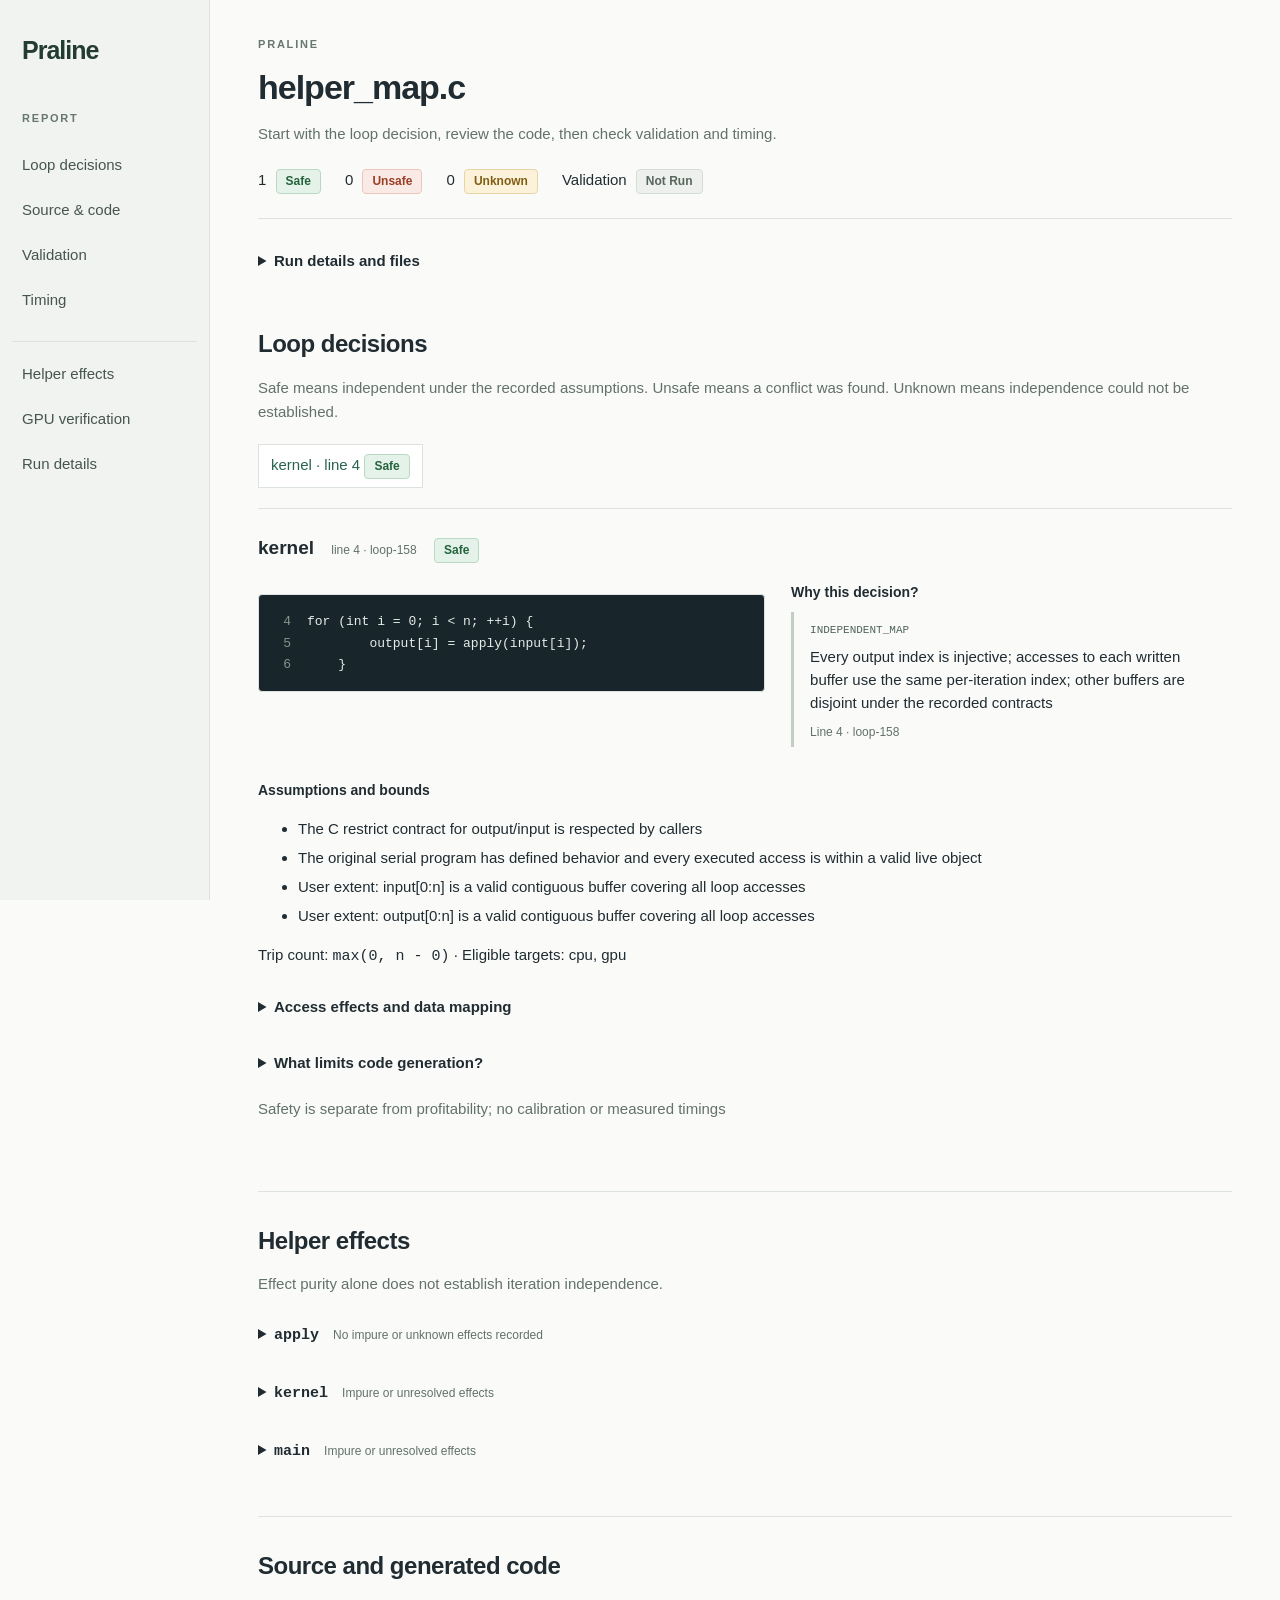
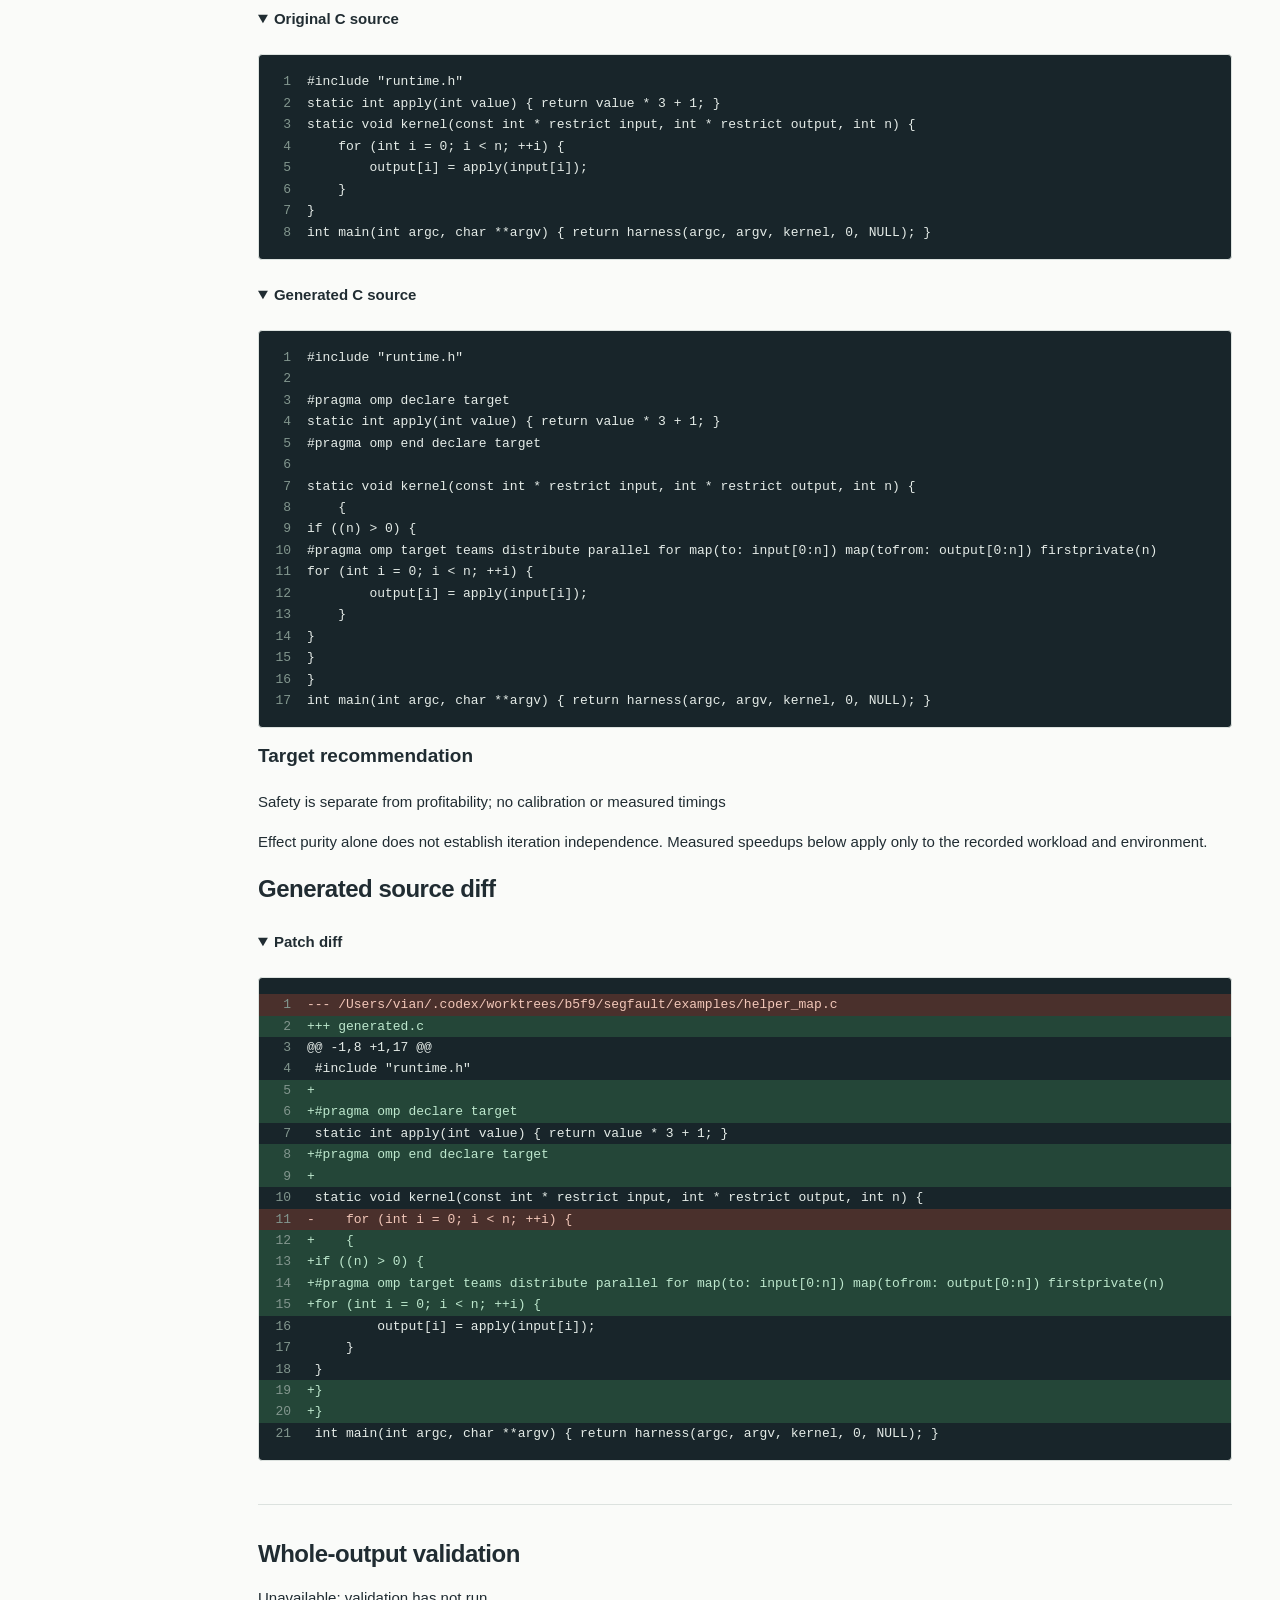
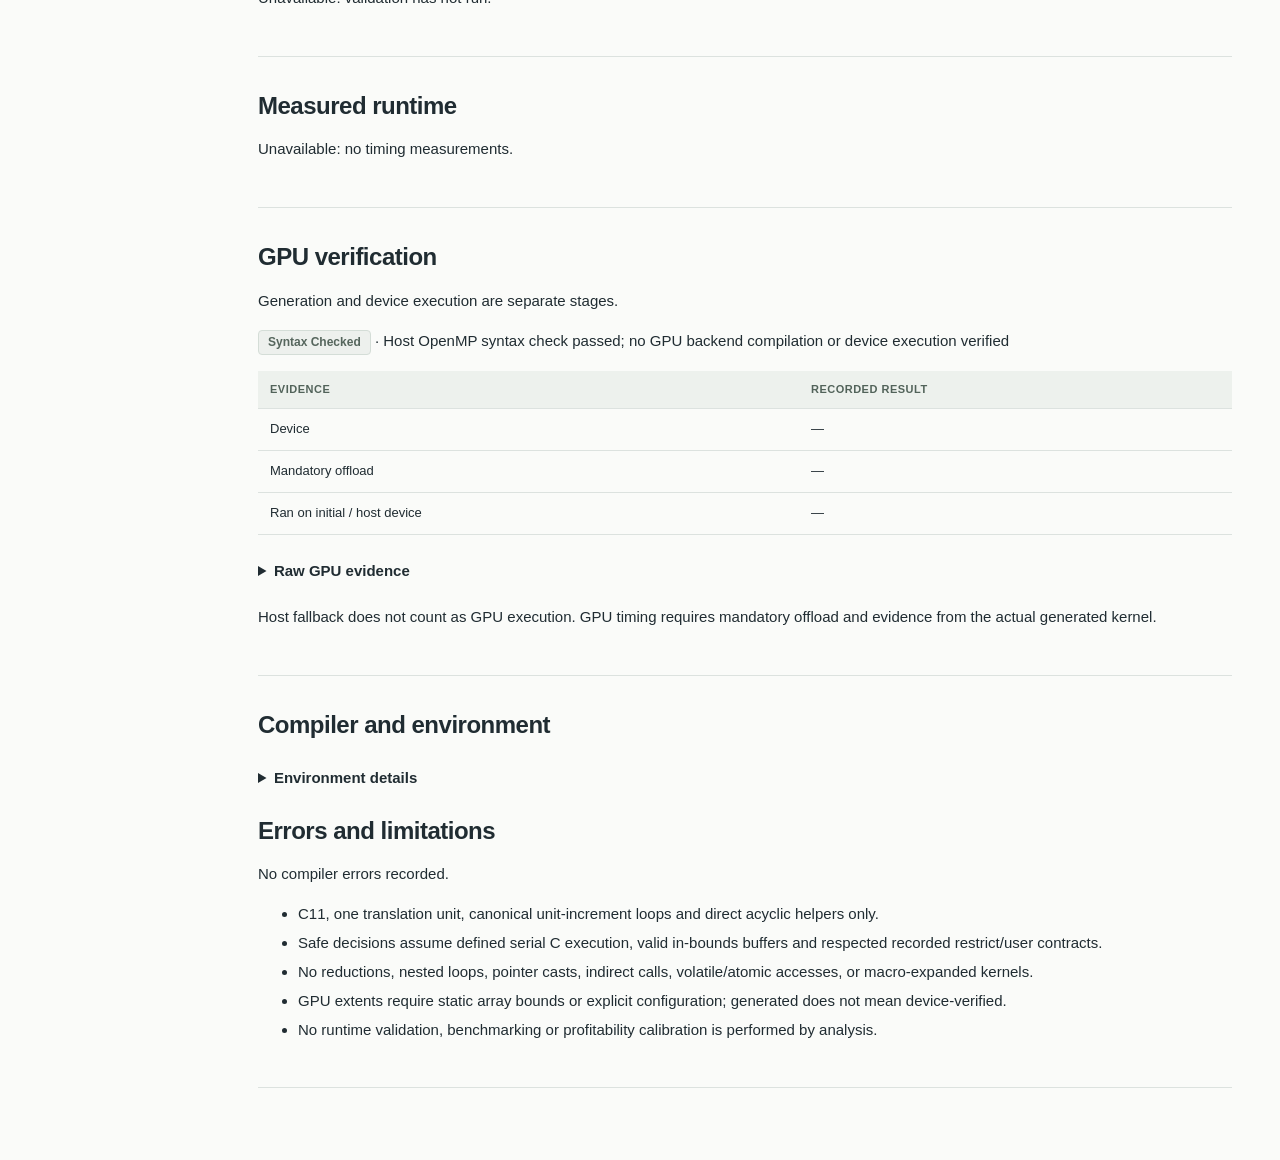
<file: submission/evidence/map-gpu/report.html>
<!doctype html><html lang="en"><meta charset="utf-8"><meta name="viewport" content="width=device-width,initial-scale=1"><title>Praline · helper_map.c</title><style>
*{box-sizing:border-box}html{scroll-behavior:smooth;scroll-padding-top:24px}body{margin:0;background:#fafbf9;color:#202c32;font:15px/1.6 Helvetica,Arial,sans-serif}aside{position:fixed;inset:0 auto 0 0;width:210px;padding:30px 22px;border-right:1px solid #dce2df;background:#f0f3ef}.brand{font-size:25px;font-weight:750;letter-spacing:-1px;text-decoration:none;color:#223c31}aside p,.eyebrow{font-size:11px;letter-spacing:1.8px;font-weight:700;color:#67766e}aside p{margin-top:40px}nav a{display:block;padding:9px 10px;margin:3px -10px;text-decoration:none;color:#46554e;border-radius:4px}nav a:nth-child(5){border-top:1px solid #dce2df;border-radius:0;margin-top:20px;padding-top:20px}nav a:hover,nav a:focus{background:#dfe7df;color:#163d2b}main{margin-left:210px;max-width:1510px;padding:36px 48px 80px}header{border-bottom:1px solid #dce2df;padding-bottom:24px}h1{font-size:34px;letter-spacing:-1px;margin:6px 0}h2{font-size:24px;letter-spacing:-.5px;margin:0 0 12px}h3{font-size:19px;margin:0 0 18px}h4{font-size:14px;margin:16px 0 8px}p{margin:8px 0 16px}small,.muted{color:#63716b}h3 small{font-size:12px;font-weight:400;margin:0 12px}a{color:#28644d}section{padding:30px 0;border-bottom:1px solid #dce2df}article{padding:24px 0;border-top:1px solid #dce2df}.badge{display:inline-block;font-size:12px;font-weight:650;border:1px solid #d4ddd7;padding:2px 9px;border-radius:4px;background:#edf0ed;color:#56665d;text-transform:capitalize}.safe,.passed{background:#e5f2e9;border-color:#bad9c5;color:#23633c}.unsafe,.failed{background:#faeae5;border-color:#eac6b8;color:#9a3e26}.unknown{background:#fcf2d9;border-color:#e5d5a5;color:#805e16}.status-strip{display:flex;gap:24px;flex-wrap:wrap;margin-top:22px}.status-strip .badge{margin-left:5px}.metadata{margin-top:20px}.loop-index{display:flex;gap:10px;flex-wrap:wrap;margin:20px 0}.loop-index a{padding:8px 12px;border:1px solid #dce2df;text-decoration:none;background:white}.decision-grid{display:grid;grid-template-columns:minmax(0,1.15fr) minmax(0,1fr);gap:26px}.decision-grid h4{margin-top:0}.reason{border-left:3px solid #c2cec4;padding:4px 16px;margin-bottom:16px}.reason code{font-size:11px;color:#51635a}.reason p{margin:5px 0;line-height:1.55}.reason small{font-size:12px}pre{background:#edf1ee;padding:18px;overflow:auto;font:12px/1.65 ui-monospace,SFMono-Regular,Consolas,monospace;white-space:pre-wrap;overflow-wrap:anywhere;border:1px solid #dce2df;border-radius:4px}.code{background:#18252a;color:#e5ece8;font-size:13px;white-space:pre;overflow-wrap:normal;padding:16px 0}.code-line{display:block;min-width:max-content;padding-right:20px}.line-number{display:inline-block;width:48px;text-align:right;padding-right:16px;color:#82968e;user-select:none}.added{background:#244638;color:#bde7cd}.removed{background:#4a302c;color:#f2c7b9}code{font-family:ui-monospace,SFMono-Regular,Consolas,monospace}table{border-collapse:collapse;width:100%;font-size:13px}th,td{text-align:left;padding:10px 12px;border-bottom:1px solid #dce2df;vertical-align:top}th{background:#edf1ed;color:#52635a;font-size:11px;text-transform:uppercase;letter-spacing:.5px;white-space:nowrap}.table-wrap{overflow:auto;margin:14px 0}details{margin:12px 0}summary{cursor:pointer;font-weight:600;padding:10px 0}summary .muted{font-weight:400;font-size:12px;margin-left:10px}li{margin:5px 0}:focus-visible{outline:2px solid #28644d;outline-offset:4px}@media(min-width:1700px){main{margin-right:auto;margin-left:230px}}@media(max-width:1000px){aside{width:175px;padding:24px 18px}main{margin-left:175px;padding:28px}.decision-grid{grid-template-columns:1fr}}@media(max-width:650px){aside{position:static;width:auto;border-right:0;border-bottom:1px solid #dce2df;padding:16px}aside p{display:none}nav{display:flex;flex-wrap:wrap;gap:10px}nav a{padding:3px;margin:0;font-size:12px}main{margin:0;padding:22px 16px}h1{font-size:28px}.status-strip{gap:12px}}@media(prefers-reduced-motion:reduce){html{scroll-behavior:auto}}
</style><body><aside><a class="brand" href="#">Praline</a><p>REPORT</p><nav><a href="#loops">Loop decisions</a><a href="#source">Source & code</a><a href="#validation">Validation</a><a href="#timing">Timing</a><a href="#helpers">Helper effects</a><a href="#gpu">GPU verification</a><a href="#environment">Run details</a></nav></aside><main><header><div class="eyebrow">PRALINE</div><h1>helper_map.c</h1><p class="muted">Start with the loop decision, review the code, then check validation and timing.</p><div class="status-strip"><span>1 <span class="badge safe">safe</span></span><span>0 <span class="badge unsafe">unsafe</span></span><span>0 <span class="badge unknown">unknown</span></span><span>Validation <span class="badge neutral">not run</span></span></div></header><details class="metadata"><summary>Run details and files</summary><div class="table-wrap"><table><thead><tr><th>Field</th><th>Value</th></tr></thead><tbody><tr><td>Run ID</td><td>bb9d782c-ae4f-47fe-bb78-436f7fff67a4</td></tr><tr><td>Timestamp</td><td>2026-09-18T09:34:01.907342+00:00</td></tr><tr><td>Static stage</td><td>generated</td></tr><tr><td>Source</td><td>/Users/vian/.codex/worktrees/b5f9/segfault/examples/helper_map.c</td></tr><tr><td>Source SHA-256</td><td>fd13a75752c6ebbfefa90139d2cde69abfdc1b588cc47b05d46057a0c1c1f26e</td></tr></tbody></table></div><p>Raw evidence: <a href="analysis.json">analysis.json</a> · <a href="generated.c">generated.c</a> · <a href="patch.diff">patch.diff</a></p></details><section id="loops"><h2>Loop decisions</h2><p class="muted">Safe means independent under the recorded assumptions. Unsafe means a conflict was found. Unknown means independence could not be established.</p><div class="loop-index"><a href="#loop-0">kernel · line 4 <span class="badge safe">safe</span></a></div><article id="loop-0"><h3>kernel <small>line 4 · loop-158</small> <span class="badge safe">safe</span></h3><div class="decision-grid"><div><pre class="code"><code><span class="code-line "><span class="line-number" aria-hidden="true">4</span>for (int i = 0; i &lt; n; ++i) {
</span><span class="code-line "><span class="line-number" aria-hidden="true">5</span>        output[i] = apply(input[i]);
</span><span class="code-line "><span class="line-number" aria-hidden="true">6</span>    }
</span></code></pre></div><div><h4>Why this decision?</h4><div class="reason"><code>INDEPENDENT_MAP</code><p>Every output index is injective; accesses to each written buffer use the same per-iteration index; other buffers are disjoint under the recorded contracts</p><small>Line 4 · loop-158</small></div></div></div><h4>Assumptions and bounds</h4><ul><li>The C restrict contract for output/input is respected by callers</li><li>The original serial program has defined behavior and every executed access is within a valid live object</li><li>User extent: input[0:n] is a valid contiguous buffer covering all loop accesses</li><li>User extent: output[0:n] is a valid contiguous buffer covering all loop accesses</li></ul><p>Trip count: <code>max(0, n - 0)</code> · Eligible targets: cpu, gpu</p><details><summary>Access effects and data mapping</summary><div class="table-wrap"><table><thead><tr><th>Access</th><th>Name</th><th>Index</th><th>Storage</th><th>Call path</th></tr></thead><tbody><tr><td>read</td><td>output</td><td>—</td><td>parameter</td><td>loop-158</td></tr><tr><td>read</td><td>i</td><td>—</td><td>local</td><td>loop-158</td></tr><tr><td>write</td><td>output</td><td>i</td><td>parameter</td><td>loop-158</td></tr><tr><td>read</td><td>input</td><td>—</td><td>parameter</td><td>loop-158</td></tr><tr><td>read</td><td>i</td><td>—</td><td>local</td><td>loop-158</td></tr><tr><td>read</td><td>input</td><td>i</td><td>parameter</td><td>loop-158</td></tr><tr><td>read</td><td>i</td><td>—</td><td>local</td><td>loop-158</td></tr><tr><td>read</td><td>n</td><td>—</td><td>parameter</td><td>loop-158</td></tr></tbody></table></div><div class="table-wrap"><table><thead><tr><th>Buffer</th><th>Direction</th><th>Extent</th><th>Extent source</th></tr></thead><tbody><tr><td>input</td><td>to</td><td>n</td><td>explicit user configuration</td></tr><tr><td>output</td><td>tofrom</td><td>n</td><td>explicit user configuration</td></tr></tbody></table></div></details><details><summary>What limits code generation?</summary><p class="muted">No reasons recorded.</p></details><p class="muted">Safety is separate from profitability; no calibration or measured timings</p></article></section><section id="helpers"><h2>Helper effects</h2><p class="muted">Effect purity alone does not establish iteration independence.</p><details><summary><code>apply</code> <span class="muted">No impure or unknown effects recorded</span></summary><pre class="code"><code><span class="code-line "><span class="line-number" aria-hidden="true">2</span>static int apply(int value) { return value * 3 + 1; }
</span></code></pre><div class="table-wrap"><table><thead><tr><th>Access</th><th>Name</th><th>Index</th><th>Storage</th><th>Call path</th></tr></thead><tbody><tr><td>read</td><td>value</td><td>—</td><td>parameter</td><td>apply</td></tr></tbody></table></div><p class="muted">No reasons recorded.</p><details><summary>Raw function evidence</summary><pre>{
  &quot;id&quot;: &quot;0xaa13fad60&quot;,
  &quot;name&quot;: &quot;apply&quot;,
  &quot;span&quot;: {
    &quot;start&quot;: 21,
    &quot;end&quot;: 74,
    &quot;line&quot;: 2,
    &quot;column&quot;: 1,
    &quot;end_line&quot;: 2
  },
  &quot;parameters&quot;: [
    {
      &quot;id&quot;: &quot;0xaa13facc8&quot;,
      &quot;name&quot;: &quot;value&quot;,
      &quot;type&quot;: &quot;int&quot;
    }
  ],
  &quot;effects&quot;: [
    {
      &quot;kind&quot;: &quot;read&quot;,
      &quot;declaration_id&quot;: &quot;0xaa13facc8&quot;,
      &quot;name&quot;: &quot;value&quot;,
      &quot;storage&quot;: &quot;parameter&quot;,
      &quot;index&quot;: null,
      &quot;span&quot;: {
        &quot;start&quot;: 58,
        &quot;end&quot;: 63,
        &quot;line&quot;: 2,
        &quot;column&quot;: 38,
        &quot;end_line&quot;: 2
      },
      &quot;helper_chain&quot;: [
        &quot;apply&quot;
      ]
    }
  ],
  &quot;calls&quot;: [],
  &quot;unknown_reasons&quot;: [],
  &quot;pure&quot;: true,
  &quot;return_expression&quot;: &quot;((value * 3) + 1)&quot;
}</pre></details></details><details><summary><code>kernel</code> <span class="muted">Impure or unresolved effects</span></summary><pre class="code"><code><span class="code-line "><span class="line-number" aria-hidden="true">3</span>static void kernel(const int * restrict input, int * restrict output, int n) {
</span><span class="code-line "><span class="line-number" aria-hidden="true">4</span>    for (int i = 0; i &lt; n; ++i) {
</span><span class="code-line "><span class="line-number" aria-hidden="true">5</span>        output[i] = apply(input[i]);
</span><span class="code-line "><span class="line-number" aria-hidden="true">6</span>    }
</span><span class="code-line "><span class="line-number" aria-hidden="true">7</span>}
</span></code></pre><div class="table-wrap"><table><thead><tr><th>Access</th><th>Name</th><th>Index</th><th>Storage</th><th>Call path</th></tr></thead><tbody><tr><td>read</td><td>n</td><td>—</td><td>parameter</td><td>kernel</td></tr><tr><td>read</td><td>output</td><td>—</td><td>parameter</td><td>kernel</td></tr><tr><td>write</td><td>output</td><td>i</td><td>parameter</td><td>kernel</td></tr><tr><td>read</td><td>input</td><td>—</td><td>parameter</td><td>kernel</td></tr><tr><td>read</td><td>input</td><td>i</td><td>parameter</td><td>kernel</td></tr></tbody></table></div><div class="reason"><code>UNSUPPORTED_SYNTAX</code><p>Unsupported AST node: ForStmt</p><small>Line 4 · kernel</small></div><details><summary>Raw function evidence</summary><pre>{
  &quot;id&quot;: &quot;0xaa13fb100&quot;,
  &quot;name&quot;: &quot;kernel&quot;,
  &quot;span&quot;: {
    &quot;start&quot;: 75,
    &quot;end&quot;: 232,
    &quot;line&quot;: 3,
    &quot;column&quot;: 1,
    &quot;end_line&quot;: 7
  },
  &quot;parameters&quot;: [
    {
      &quot;id&quot;: &quot;0xaa13faf08&quot;,
      &quot;name&quot;: &quot;input&quot;,
      &quot;type&quot;: &quot;const int *restrict&quot;
    },
    {
      &quot;id&quot;: &quot;0xaa13faf88&quot;,
      &quot;name&quot;: &quot;output&quot;,
      &quot;type&quot;: &quot;int *restrict&quot;
    },
    {
      &quot;id&quot;: &quot;0xaa13fb018&quot;,
      &quot;name&quot;: &quot;n&quot;,
      &quot;type&quot;: &quot;int&quot;
    }
  ],
  &quot;effects&quot;: [
    {
      &quot;kind&quot;: &quot;read&quot;,
      &quot;declaration_id&quot;: &quot;0xaa13fb018&quot;,
      &quot;name&quot;: &quot;n&quot;,
      &quot;storage&quot;: &quot;parameter&quot;,
      &quot;index&quot;: null,
      &quot;span&quot;: {
        &quot;start&quot;: 178,
        &quot;end&quot;: 179,
        &quot;line&quot;: 4,
        &quot;column&quot;: 25,
        &quot;end_line&quot;: 4
      },
      &quot;helper_chain&quot;: [
        &quot;kernel&quot;
      ]
    },
    {
      &quot;kind&quot;: &quot;read&quot;,
      &quot;declaration_id&quot;: &quot;0xaa13faf88&quot;,
      &quot;name&quot;: &quot;output&quot;,
      &quot;storage&quot;: &quot;parameter&quot;,
      &quot;index&quot;: null,
      &quot;span&quot;: {
        &quot;start&quot;: 196,
        &quot;end&quot;: 202,
        &quot;line&quot;: 5,
        &quot;column&quot;: 9,
        &quot;end_line&quot;: 5
      },
      &quot;helper_chain&quot;: [
        &quot;kernel&quot;
      ]
    },
    {
      &quot;kind&quot;: &quot;write&quot;,
      &quot;declaration_id&quot;: &quot;0xaa13faf88&quot;,
      &quot;name&quot;: &quot;output&quot;,
      &quot;storage&quot;: &quot;parameter&quot;,
      &quot;index&quot;: &quot;i&quot;,
      &quot;span&quot;: {
        &quot;start&quot;: 196,
        &quot;end&quot;: 205,
        &quot;line&quot;: 5,
        &quot;column&quot;: 9,
        &quot;end_line&quot;: 5
      },
      &quot;helper_chain&quot;: [
        &quot;kernel&quot;
      ]
    },
    {
      &quot;kind&quot;: &quot;read&quot;,
      &quot;declaration_id&quot;: &quot;0xaa13faf08&quot;,
      &quot;name&quot;: &quot;input&quot;,
      &quot;storage&quot;: &quot;parameter&quot;,
      &quot;index&quot;: null,
      &quot;span&quot;: {
        &quot;start&quot;: 214,
        &quot;end&quot;: 219,
        &quot;line&quot;: 5,
        &quot;column&quot;: 27,
        &quot;end_line&quot;: 5
      },
      &quot;helper_chain&quot;: [
        &quot;kernel&quot;
      ]
    },
    {
      &quot;kind&quot;: &quot;read&quot;,
      &quot;declaration_id&quot;: &quot;0xaa13faf08&quot;,
      &quot;name&quot;: &quot;input&quot;,
      &quot;storage&quot;: &quot;parameter&quot;,
      &quot;index&quot;: &quot;i&quot;,
      &quot;span&quot;: {
        &quot;start&quot;: 214,
        &quot;end&quot;: 222,
        &quot;line&quot;: 5,
        &quot;column&quot;: 27,
        &quot;end_line&quot;: 5
      },
      &quot;helper_chain&quot;: [
        &quot;kernel&quot;
      ]
    }
  ],
  &quot;calls&quot;: [
    &quot;apply&quot;
  ],
  &quot;unknown_reasons&quot;: [
    {
      &quot;code&quot;: &quot;UNSUPPORTED_SYNTAX&quot;,
      &quot;message&quot;: &quot;Unsupported AST node: ForStmt&quot;,
      &quot;span&quot;: {
        &quot;start&quot;: 158,
        &quot;end&quot;: 230,
        &quot;line&quot;: 4,
        &quot;column&quot;: 5,
        &quot;end_line&quot;: 6
      },
      &quot;helper_chain&quot;: [
        &quot;kernel&quot;
      ]
    }
  ],
  &quot;pure&quot;: false,
  &quot;return_expression&quot;: null
}</pre></details></details><details><summary><code>main</code> <span class="muted">Impure or unresolved effects</span></summary><pre class="code"><code><span class="code-line "><span class="line-number" aria-hidden="true">8</span>int main(int argc, char **argv) { return harness(argc, argv, kernel, 0, NULL); }
</span></code></pre><div class="table-wrap"><table><thead><tr><th>Access</th><th>Name</th><th>Index</th><th>Storage</th><th>Call path</th></tr></thead><tbody><tr><td>read</td><td>argc</td><td>—</td><td>parameter</td><td>main</td></tr><tr><td>read</td><td>argv</td><td>—</td><td>parameter</td><td>main</td></tr></tbody></table></div><div class="reason"><code>MACRO_EXPANSION</code><p>Macro-expanded semantics/ranges are not supported</p><small>Line unavailable · main</small></div><div class="reason"><code>MACRO_EXPANSION</code><p>Macro-expanded semantics/ranges are not supported</p><small>Line unavailable · main</small></div><div class="reason"><code>MACRO_EXPANSION</code><p>Macro-expanded semantics/ranges are not supported</p><small>Line unavailable · main</small></div><div class="reason"><code>UNSUPPORTED_ACCESS</code><p>Pointer casts are not analyzed</p><small>Line unavailable · main</small></div><div class="reason"><code>MACRO_EXPANSION</code><p>Macro-expanded semantics/ranges are not supported</p><small>Line unavailable · main</small></div><div class="reason"><code>UNKNOWN_CALL</code><p>No supported body for harness</p><small>Line 8 · main → harness</small></div><details><summary>Raw function evidence</summary><pre>{
  &quot;id&quot;: &quot;0xaa13fb718&quot;,
  &quot;name&quot;: &quot;main&quot;,
  &quot;span&quot;: {
    &quot;start&quot;: 233,
    &quot;end&quot;: 313,
    &quot;line&quot;: 8,
    &quot;column&quot;: 1,
    &quot;end_line&quot;: 8
  },
  &quot;parameters&quot;: [
    {
      &quot;id&quot;: &quot;0xaa13fb5b0&quot;,
      &quot;name&quot;: &quot;argc&quot;,
      &quot;type&quot;: &quot;int&quot;
    },
    {
      &quot;id&quot;: &quot;0xaa13fb630&quot;,
      &quot;name&quot;: &quot;argv&quot;,
      &quot;type&quot;: &quot;char **&quot;
    }
  ],
  &quot;effects&quot;: [
    {
      &quot;kind&quot;: &quot;read&quot;,
      &quot;declaration_id&quot;: &quot;0xaa13fb5b0&quot;,
      &quot;name&quot;: &quot;argc&quot;,
      &quot;storage&quot;: &quot;parameter&quot;,
      &quot;index&quot;: null,
      &quot;span&quot;: {
        &quot;start&quot;: 282,
        &quot;end&quot;: 286,
        &quot;line&quot;: 8,
        &quot;column&quot;: 50,
        &quot;end_line&quot;: 8
      },
      &quot;helper_chain&quot;: [
        &quot;main&quot;
      ]
    },
    {
      &quot;kind&quot;: &quot;read&quot;,
      &quot;declaration_id&quot;: &quot;0xaa13fb630&quot;,
      &quot;name&quot;: &quot;argv&quot;,
      &quot;storage&quot;: &quot;parameter&quot;,
      &quot;index&quot;: null,
      &quot;span&quot;: {
        &quot;start&quot;: 288,
        &quot;end&quot;: 292,
        &quot;line&quot;: 8,
        &quot;column&quot;: 56,
        &quot;end_line&quot;: 8
      },
      &quot;helper_chain&quot;: [
        &quot;main&quot;
      ]
    }
  ],
  &quot;calls&quot;: [
    &quot;harness&quot;
  ],
  &quot;unknown_reasons&quot;: [
    {
      &quot;code&quot;: &quot;MACRO_EXPANSION&quot;,
      &quot;message&quot;: &quot;Macro-expanded semantics/ranges are not supported&quot;,
      &quot;span&quot;: null,
      &quot;helper_chain&quot;: [
        &quot;main&quot;
      ]
    },
    {
      &quot;code&quot;: &quot;MACRO_EXPANSION&quot;,
      &quot;message&quot;: &quot;Macro-expanded semantics/ranges are not supported&quot;,
      &quot;span&quot;: null,
      &quot;helper_chain&quot;: [
        &quot;main&quot;
      ]
    },
    {
      &quot;code&quot;: &quot;MACRO_EXPANSION&quot;,
      &quot;message&quot;: &quot;Macro-expanded semantics/ranges are not supported&quot;,
      &quot;span&quot;: null,
      &quot;helper_chain&quot;: [
        &quot;main&quot;
      ]
    },
    {
      &quot;code&quot;: &quot;UNSUPPORTED_ACCESS&quot;,
      &quot;message&quot;: &quot;Pointer casts are not analyzed&quot;,
      &quot;span&quot;: null,
      &quot;helper_chain&quot;: [
        &quot;main&quot;
      ]
    },
    {
      &quot;code&quot;: &quot;MACRO_EXPANSION&quot;,
      &quot;message&quot;: &quot;Macro-expanded semantics/ranges are not supported&quot;,
      &quot;span&quot;: null,
      &quot;helper_chain&quot;: [
        &quot;main&quot;
      ]
    },
    {
      &quot;code&quot;: &quot;UNKNOWN_CALL&quot;,
      &quot;message&quot;: &quot;No supported body for harness&quot;,
      &quot;span&quot;: {
        &quot;start&quot;: 274,
        &quot;end&quot;: 310,
        &quot;line&quot;: 8,
        &quot;column&quot;: 42,
        &quot;end_line&quot;: 8
      },
      &quot;helper_chain&quot;: [
        &quot;main&quot;,
        &quot;harness&quot;
      ]
    }
  ],
  &quot;pure&quot;: false,
  &quot;return_expression&quot;: &quot;harness(argc, argv, kernel, 0, ((int *)((void *)0)))&quot;
}</pre></details></details></section><section id="source"><h2>Source and generated code</h2><details open><summary>Original C source</summary><pre class="code"><code><span class="code-line "><span class="line-number" aria-hidden="true">1</span>#include &quot;runtime.h&quot;
</span><span class="code-line "><span class="line-number" aria-hidden="true">2</span>static int apply(int value) { return value * 3 + 1; }
</span><span class="code-line "><span class="line-number" aria-hidden="true">3</span>static void kernel(const int * restrict input, int * restrict output, int n) {
</span><span class="code-line "><span class="line-number" aria-hidden="true">4</span>    for (int i = 0; i &lt; n; ++i) {
</span><span class="code-line "><span class="line-number" aria-hidden="true">5</span>        output[i] = apply(input[i]);
</span><span class="code-line "><span class="line-number" aria-hidden="true">6</span>    }
</span><span class="code-line "><span class="line-number" aria-hidden="true">7</span>}
</span><span class="code-line "><span class="line-number" aria-hidden="true">8</span>int main(int argc, char **argv) { return harness(argc, argv, kernel, 0, NULL); }
</span></code></pre></details><details open><summary>Generated C source</summary><pre class="code"><code><span class="code-line "><span class="line-number" aria-hidden="true">1</span>#include &quot;runtime.h&quot;
</span><span class="code-line "><span class="line-number" aria-hidden="true">2</span>
</span><span class="code-line "><span class="line-number" aria-hidden="true">3</span>#pragma omp declare target
</span><span class="code-line "><span class="line-number" aria-hidden="true">4</span>static int apply(int value) { return value * 3 + 1; }
</span><span class="code-line "><span class="line-number" aria-hidden="true">5</span>#pragma omp end declare target
</span><span class="code-line "><span class="line-number" aria-hidden="true">6</span>
</span><span class="code-line "><span class="line-number" aria-hidden="true">7</span>static void kernel(const int * restrict input, int * restrict output, int n) {
</span><span class="code-line "><span class="line-number" aria-hidden="true">8</span>    {
</span><span class="code-line "><span class="line-number" aria-hidden="true">9</span>if ((n) &gt; 0) {
</span><span class="code-line "><span class="line-number" aria-hidden="true">10</span>#pragma omp target teams distribute parallel for map(to: input[0:n]) map(tofrom: output[0:n]) firstprivate(n)
</span><span class="code-line "><span class="line-number" aria-hidden="true">11</span>for (int i = 0; i &lt; n; ++i) {
</span><span class="code-line "><span class="line-number" aria-hidden="true">12</span>        output[i] = apply(input[i]);
</span><span class="code-line "><span class="line-number" aria-hidden="true">13</span>    }
</span><span class="code-line "><span class="line-number" aria-hidden="true">14</span>}
</span><span class="code-line "><span class="line-number" aria-hidden="true">15</span>}
</span><span class="code-line "><span class="line-number" aria-hidden="true">16</span>}
</span><span class="code-line "><span class="line-number" aria-hidden="true">17</span>int main(int argc, char **argv) { return harness(argc, argv, kernel, 0, NULL); }
</span></code></pre></details><h3>Target recommendation</h3><p>Safety is separate from profitability; no calibration or measured timings</p><p>Effect purity alone does not establish iteration independence. Measured speedups below apply only to the recorded workload and environment.</p><h2>Generated source diff</h2><details open><summary>Patch diff</summary><pre class="code"><code><span class="code-line removed"><span class="line-number" aria-hidden="true">1</span>--- /Users/vian/.codex/worktrees/b5f9/segfault/examples/helper_map.c
</span><span class="code-line added"><span class="line-number" aria-hidden="true">2</span>+++ generated.c
</span><span class="code-line "><span class="line-number" aria-hidden="true">3</span>@@ -1,8 +1,17 @@
</span><span class="code-line "><span class="line-number" aria-hidden="true">4</span> #include &quot;runtime.h&quot;
</span><span class="code-line added"><span class="line-number" aria-hidden="true">5</span>+
</span><span class="code-line added"><span class="line-number" aria-hidden="true">6</span>+#pragma omp declare target
</span><span class="code-line "><span class="line-number" aria-hidden="true">7</span> static int apply(int value) { return value * 3 + 1; }
</span><span class="code-line added"><span class="line-number" aria-hidden="true">8</span>+#pragma omp end declare target
</span><span class="code-line added"><span class="line-number" aria-hidden="true">9</span>+
</span><span class="code-line "><span class="line-number" aria-hidden="true">10</span> static void kernel(const int * restrict input, int * restrict output, int n) {
</span><span class="code-line removed"><span class="line-number" aria-hidden="true">11</span>-    for (int i = 0; i &lt; n; ++i) {
</span><span class="code-line added"><span class="line-number" aria-hidden="true">12</span>+    {
</span><span class="code-line added"><span class="line-number" aria-hidden="true">13</span>+if ((n) &gt; 0) {
</span><span class="code-line added"><span class="line-number" aria-hidden="true">14</span>+#pragma omp target teams distribute parallel for map(to: input[0:n]) map(tofrom: output[0:n]) firstprivate(n)
</span><span class="code-line added"><span class="line-number" aria-hidden="true">15</span>+for (int i = 0; i &lt; n; ++i) {
</span><span class="code-line "><span class="line-number" aria-hidden="true">16</span>         output[i] = apply(input[i]);
</span><span class="code-line "><span class="line-number" aria-hidden="true">17</span>     }
</span><span class="code-line "><span class="line-number" aria-hidden="true">18</span> }
</span><span class="code-line added"><span class="line-number" aria-hidden="true">19</span>+}
</span><span class="code-line added"><span class="line-number" aria-hidden="true">20</span>+}
</span><span class="code-line "><span class="line-number" aria-hidden="true">21</span> int main(int argc, char **argv) { return harness(argc, argv, kernel, 0, NULL); }
</span></code></pre></details></section><section id="validation"><h2>Whole-output validation</h2><p>Unavailable: validation has not run.</p></section><section id="timing"><h2>Measured runtime</h2><p>Unavailable: no timing measurements.</p></section><section id="gpu"><h2>GPU verification</h2><p>Generation and device execution are separate stages.</p><p><span class="badge neutral">syntax checked</span> · Host OpenMP syntax check passed; no GPU backend compilation or device execution verified</p><div class="table-wrap"><table><thead><tr><th>Evidence</th><th>Recorded result</th></tr></thead><tbody><tr><td>Device</td><td>—</td></tr><tr><td>Mandatory offload</td><td>—</td></tr><tr><td>Ran on initial / host device</td><td>—</td></tr></tbody></table></div><details><summary>Raw GPU evidence</summary><pre>{
  &quot;status&quot;: &quot;syntax_checked&quot;,
  &quot;reason&quot;: &quot;Host OpenMP syntax check passed; no GPU backend compilation or device execution verified&quot;,
  &quot;device&quot;: null,
  &quot;mandatory_offload&quot;: null,
  &quot;is_initial_device&quot;: null,
  &quot;compile_command&quot;: [
    &quot;/usr/bin/clang&quot;,
    &quot;-std=c11&quot;,
    &quot;-O2&quot;,
    &quot;-fsyntax-only&quot;,
    &quot;/Users/vian/.codex/worktrees/b5f9/segfault/submission/evidence/map-gpu/generated.c&quot;,
    &quot;-Xpreprocessor&quot;,
    &quot;-fopenmp&quot;,
    &quot;-I/opt/homebrew/opt/libomp/include&quot;,
    &quot;-L/opt/homebrew/opt/libomp/lib&quot;,
    &quot;-Wl,-rpath,/opt/homebrew/opt/libomp/lib&quot;,
    &quot;-lomp&quot;
  ],
  &quot;host_syntax_check&quot;: {
    &quot;status&quot;: &quot;ok&quot;,
    &quot;command&quot;: [
      &quot;/usr/bin/clang&quot;,
      &quot;-std=c11&quot;,
      &quot;-O2&quot;,
      &quot;-fsyntax-only&quot;,
      &quot;/Users/vian/.codex/worktrees/b5f9/segfault/submission/evidence/map-gpu/generated.c&quot;,
      &quot;-Xpreprocessor&quot;,
      &quot;-fopenmp&quot;,
      &quot;-I/opt/homebrew/opt/libomp/include&quot;,
      &quot;-L/opt/homebrew/opt/libomp/lib&quot;,
      &quot;-Wl,-rpath,/opt/homebrew/opt/libomp/lib&quot;,
      &quot;-lomp&quot;
    ],
    &quot;returncode&quot;: 0,
    &quot;stdout&quot;: &quot;&quot;,
    &quot;stderr&quot;: &quot;clang: warning: -Wl,-rpath,/opt/homebrew/opt/libomp/lib: &#x27;linker&#x27; input unused [-Wunused-command-line-argument]\nclang: warning: -lomp: &#x27;linker&#x27; input unused [-Wunused-command-line-argument]\nclang: warning: argument unused during compilation: &#x27;-L/opt/homebrew/opt/libomp/lib&#x27; [-Wunused-command-line-argument]\n&quot;,
    &quot;elapsed_seconds&quot;: 0.028818458988098428,
    &quot;environment&quot;: {},
    &quot;source_sha256&quot;: &quot;3043a64ec1e75a4e758c3d2a278d70fc8055abd1705039e6342cc70d93b987d1&quot;,
    &quot;runtime_header_sha256&quot;: &quot;373c04441c1d87a81b9e571ff77ac4f011ba76ec13910c6dfe12f498244de219&quot;
  }
}</pre></details><p>Host fallback does not count as GPU execution. GPU timing requires mandatory offload and evidence from the actual generated kernel.</p></section><section id="environment"><h2>Compiler and environment</h2><details><summary>Environment details</summary><pre>{
  &quot;compiler&quot;: {
    &quot;executable&quot;: &quot;clang&quot;,
    &quot;version&quot;: &quot;Apple clang version 21.0.0 (clang-2100.1.1.101)\nTarget: arm64-apple-darwin25.6.0\nThread model: posix\nInstalledDir: /Applications/Xcode.app/Contents/Developer/Toolchains/XcodeDefault.xctoolchain/usr/bin&quot;,
    &quot;command&quot;: [
      &quot;clang&quot;,
      &quot;-std=c11&quot;,
      &quot;-Xclang&quot;,
      &quot;-fopenmp&quot;,
      &quot;-Xclang&quot;,
      &quot;-ast-dump=json&quot;,
      &quot;-fsyntax-only&quot;,
      &quot;/Users/vian/.codex/worktrees/b5f9/segfault/examples/helper_map.c&quot;
    ],
    &quot;diagnostics&quot;: &quot;&quot;
  },
  &quot;doctor&quot;: null
}</pre></details><h2>Errors and limitations</h2><p>No compiler errors recorded.</p><ul><li>C11, one translation unit, canonical unit-increment loops and direct acyclic helpers only.</li><li>Safe decisions assume defined serial C execution, valid in-bounds buffers and respected recorded restrict/user contracts.</li><li>No reductions, nested loops, pointer casts, indirect calls, volatile/atomic accesses, or macro-expanded kernels.</li><li>GPU extents require static array bounds or explicit configuration; generated does not mean device-verified.</li><li>No runtime validation, benchmarking or profitability calibration is performed by analysis.</li></ul></section></main></body></html>
</file>
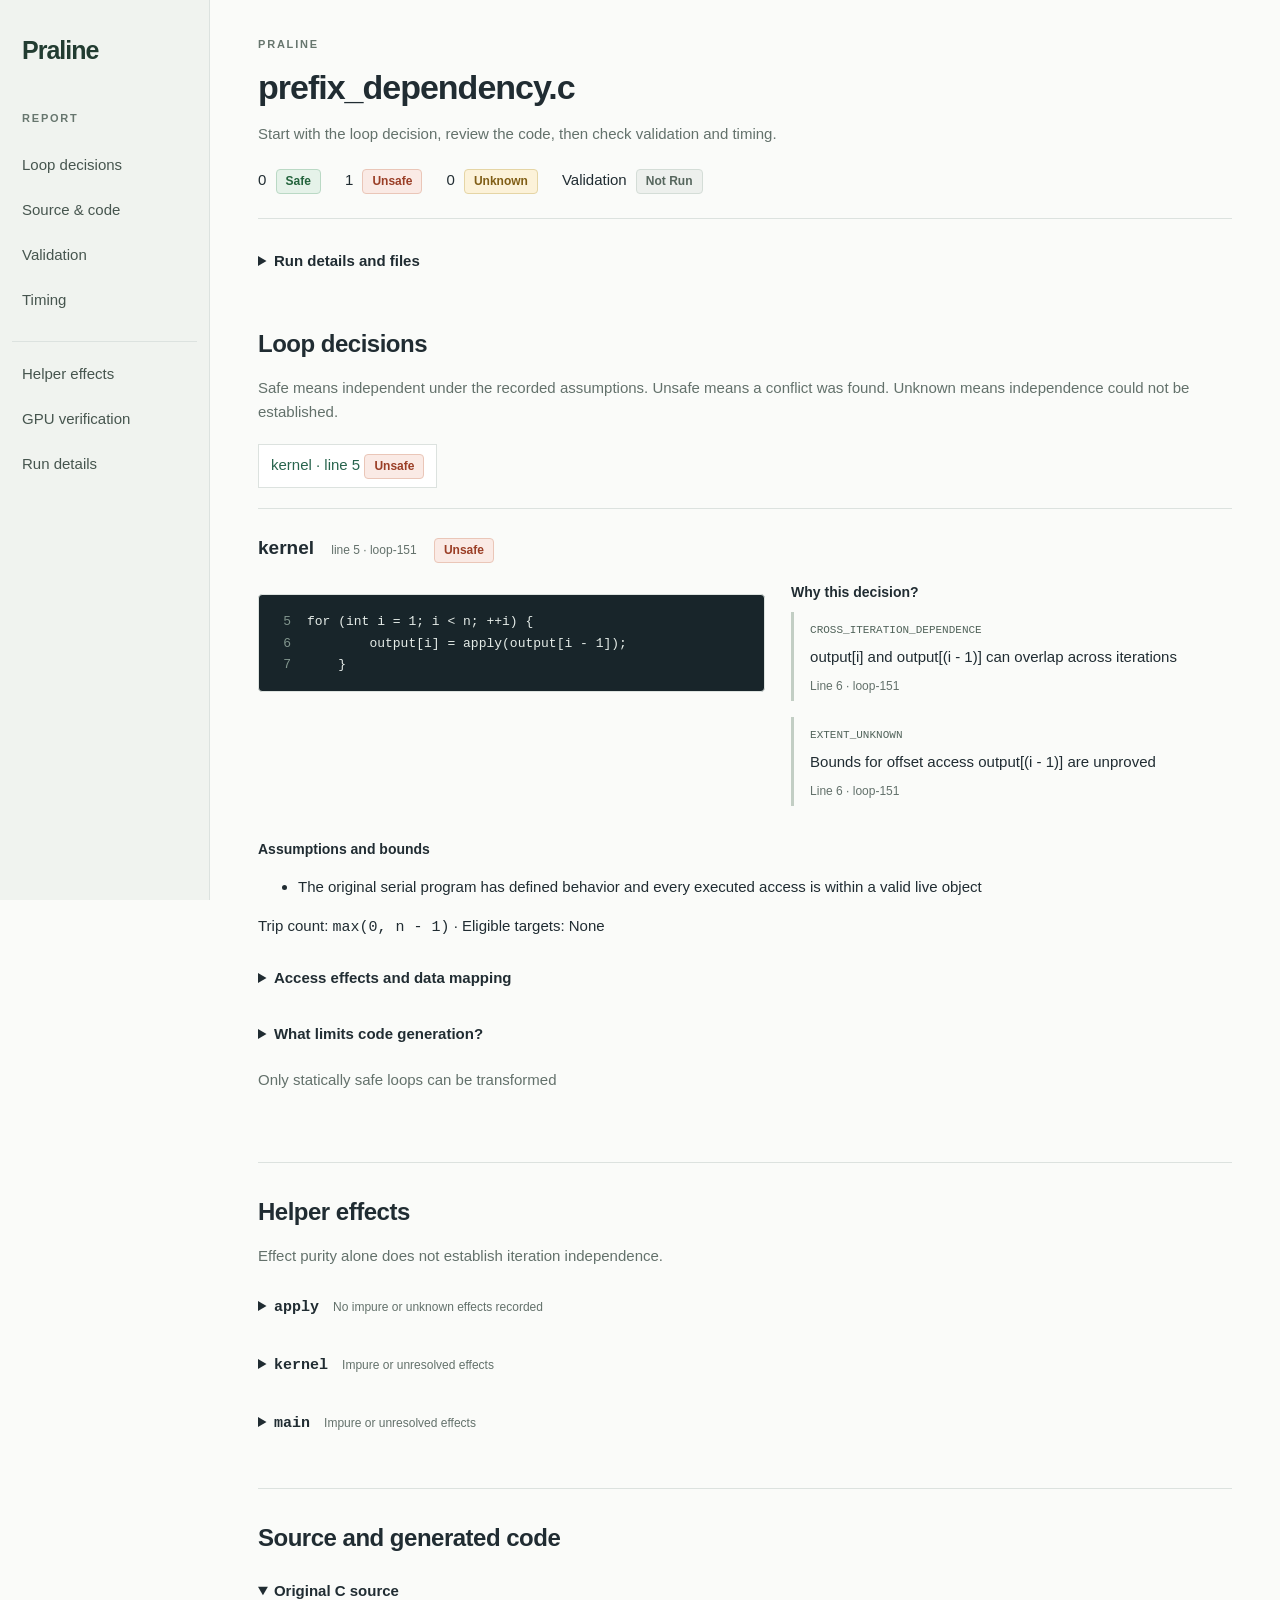
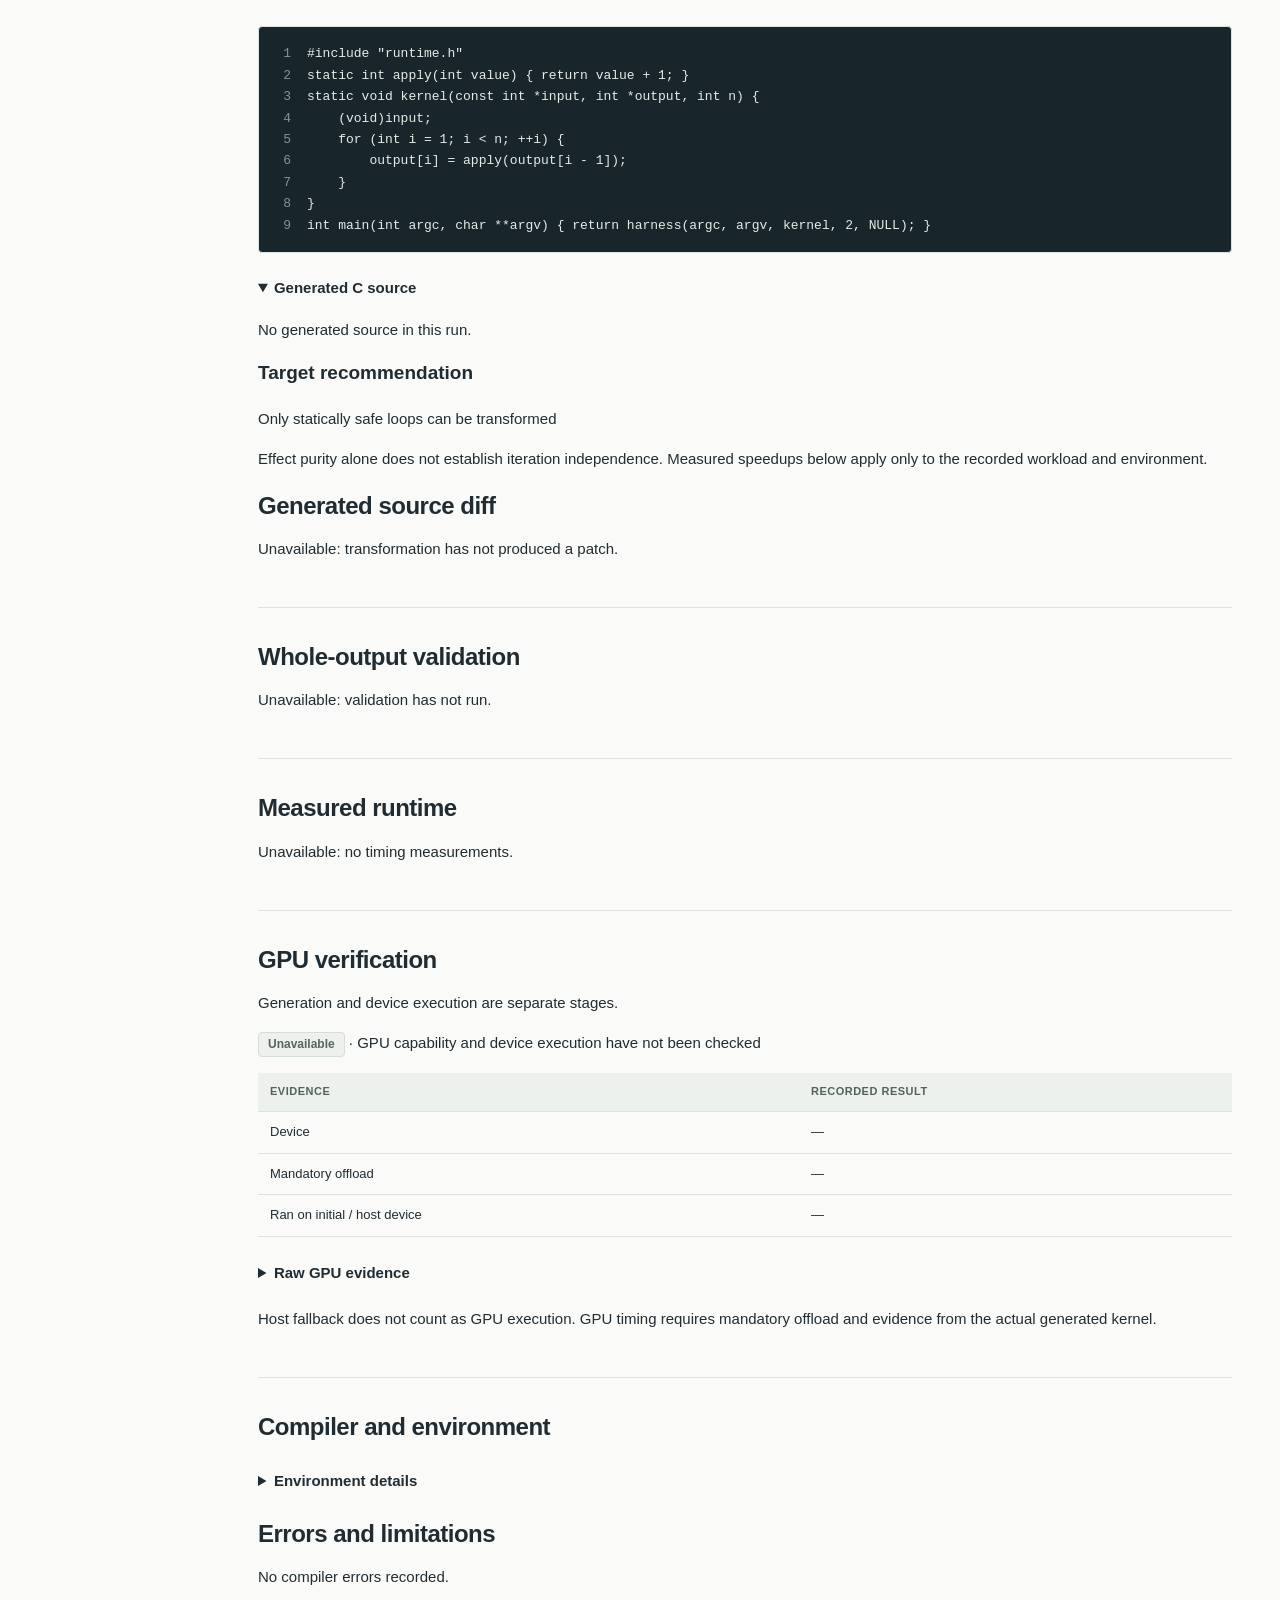
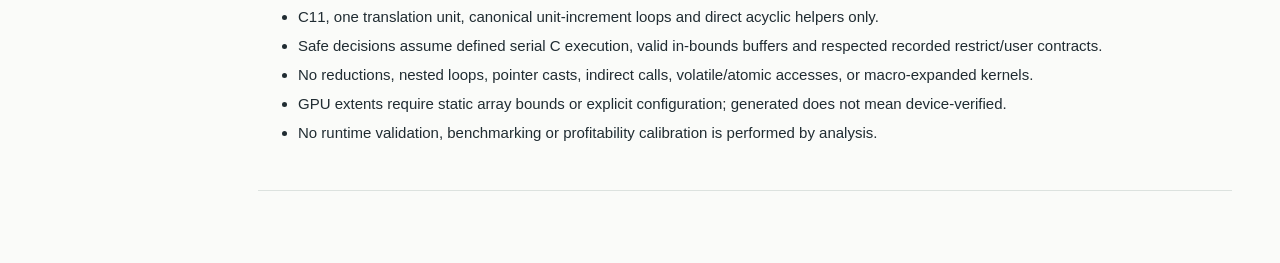
<file: submission/evidence/prefix_dependency/report.html>
<!doctype html><html lang="en"><meta charset="utf-8"><meta name="viewport" content="width=device-width,initial-scale=1"><title>Praline · prefix_dependency.c</title><style>
*{box-sizing:border-box}html{scroll-behavior:smooth;scroll-padding-top:24px}body{margin:0;background:#fafbf9;color:#202c32;font:15px/1.6 Helvetica,Arial,sans-serif}aside{position:fixed;inset:0 auto 0 0;width:210px;padding:30px 22px;border-right:1px solid #dce2df;background:#f0f3ef}.brand{font-size:25px;font-weight:750;letter-spacing:-1px;text-decoration:none;color:#223c31}aside p,.eyebrow{font-size:11px;letter-spacing:1.8px;font-weight:700;color:#67766e}aside p{margin-top:40px}nav a{display:block;padding:9px 10px;margin:3px -10px;text-decoration:none;color:#46554e;border-radius:4px}nav a:nth-child(5){border-top:1px solid #dce2df;border-radius:0;margin-top:20px;padding-top:20px}nav a:hover,nav a:focus{background:#dfe7df;color:#163d2b}main{margin-left:210px;max-width:1510px;padding:36px 48px 80px}header{border-bottom:1px solid #dce2df;padding-bottom:24px}h1{font-size:34px;letter-spacing:-1px;margin:6px 0}h2{font-size:24px;letter-spacing:-.5px;margin:0 0 12px}h3{font-size:19px;margin:0 0 18px}h4{font-size:14px;margin:16px 0 8px}p{margin:8px 0 16px}small,.muted{color:#63716b}h3 small{font-size:12px;font-weight:400;margin:0 12px}a{color:#28644d}section{padding:30px 0;border-bottom:1px solid #dce2df}article{padding:24px 0;border-top:1px solid #dce2df}.badge{display:inline-block;font-size:12px;font-weight:650;border:1px solid #d4ddd7;padding:2px 9px;border-radius:4px;background:#edf0ed;color:#56665d;text-transform:capitalize}.safe,.passed{background:#e5f2e9;border-color:#bad9c5;color:#23633c}.unsafe,.failed{background:#faeae5;border-color:#eac6b8;color:#9a3e26}.unknown{background:#fcf2d9;border-color:#e5d5a5;color:#805e16}.status-strip{display:flex;gap:24px;flex-wrap:wrap;margin-top:22px}.status-strip .badge{margin-left:5px}.metadata{margin-top:20px}.loop-index{display:flex;gap:10px;flex-wrap:wrap;margin:20px 0}.loop-index a{padding:8px 12px;border:1px solid #dce2df;text-decoration:none;background:white}.decision-grid{display:grid;grid-template-columns:minmax(0,1.15fr) minmax(0,1fr);gap:26px}.decision-grid h4{margin-top:0}.reason{border-left:3px solid #c2cec4;padding:4px 16px;margin-bottom:16px}.reason code{font-size:11px;color:#51635a}.reason p{margin:5px 0;line-height:1.55}.reason small{font-size:12px}pre{background:#edf1ee;padding:18px;overflow:auto;font:12px/1.65 ui-monospace,SFMono-Regular,Consolas,monospace;white-space:pre-wrap;overflow-wrap:anywhere;border:1px solid #dce2df;border-radius:4px}.code{background:#18252a;color:#e5ece8;font-size:13px;white-space:pre;overflow-wrap:normal;padding:16px 0}.code-line{display:block;min-width:max-content;padding-right:20px}.line-number{display:inline-block;width:48px;text-align:right;padding-right:16px;color:#82968e;user-select:none}.added{background:#244638;color:#bde7cd}.removed{background:#4a302c;color:#f2c7b9}code{font-family:ui-monospace,SFMono-Regular,Consolas,monospace}table{border-collapse:collapse;width:100%;font-size:13px}th,td{text-align:left;padding:10px 12px;border-bottom:1px solid #dce2df;vertical-align:top}th{background:#edf1ed;color:#52635a;font-size:11px;text-transform:uppercase;letter-spacing:.5px;white-space:nowrap}.table-wrap{overflow:auto;margin:14px 0}details{margin:12px 0}summary{cursor:pointer;font-weight:600;padding:10px 0}summary .muted{font-weight:400;font-size:12px;margin-left:10px}li{margin:5px 0}:focus-visible{outline:2px solid #28644d;outline-offset:4px}@media(min-width:1700px){main{margin-right:auto;margin-left:230px}}@media(max-width:1000px){aside{width:175px;padding:24px 18px}main{margin-left:175px;padding:28px}.decision-grid{grid-template-columns:1fr}}@media(max-width:650px){aside{position:static;width:auto;border-right:0;border-bottom:1px solid #dce2df;padding:16px}aside p{display:none}nav{display:flex;flex-wrap:wrap;gap:10px}nav a{padding:3px;margin:0;font-size:12px}main{margin:0;padding:22px 16px}h1{font-size:28px}.status-strip{gap:12px}}@media(prefers-reduced-motion:reduce){html{scroll-behavior:auto}}
</style><body><aside><a class="brand" href="#">Praline</a><p>REPORT</p><nav><a href="#loops">Loop decisions</a><a href="#source">Source & code</a><a href="#validation">Validation</a><a href="#timing">Timing</a><a href="#helpers">Helper effects</a><a href="#gpu">GPU verification</a><a href="#environment">Run details</a></nav></aside><main><header><div class="eyebrow">PRALINE</div><h1>prefix_dependency.c</h1><p class="muted">Start with the loop decision, review the code, then check validation and timing.</p><div class="status-strip"><span>0 <span class="badge safe">safe</span></span><span>1 <span class="badge unsafe">unsafe</span></span><span>0 <span class="badge unknown">unknown</span></span><span>Validation <span class="badge neutral">not run</span></span></div></header><details class="metadata"><summary>Run details and files</summary><div class="table-wrap"><table><thead><tr><th>Field</th><th>Value</th></tr></thead><tbody><tr><td>Run ID</td><td>c8eaf417-3b44-4f87-a612-0a6dc5aec3b1</td></tr><tr><td>Timestamp</td><td>2026-09-18T09:34:01.669275+00:00</td></tr><tr><td>Static stage</td><td>analyzed</td></tr><tr><td>Source</td><td>/Users/vian/.codex/worktrees/b5f9/segfault/examples/prefix_dependency.c</td></tr><tr><td>Source SHA-256</td><td>870f1c9789ee85c47e02708c8f9b3470a3e9df284911d075ffd2e61894c1a7e8</td></tr></tbody></table></div><p>Raw evidence: <a href="analysis.json">analysis.json</a></p></details><section id="loops"><h2>Loop decisions</h2><p class="muted">Safe means independent under the recorded assumptions. Unsafe means a conflict was found. Unknown means independence could not be established.</p><div class="loop-index"><a href="#loop-0">kernel · line 5 <span class="badge unsafe">unsafe</span></a></div><article id="loop-0"><h3>kernel <small>line 5 · loop-151</small> <span class="badge unsafe">unsafe</span></h3><div class="decision-grid"><div><pre class="code"><code><span class="code-line "><span class="line-number" aria-hidden="true">5</span>for (int i = 1; i &lt; n; ++i) {
</span><span class="code-line "><span class="line-number" aria-hidden="true">6</span>        output[i] = apply(output[i - 1]);
</span><span class="code-line "><span class="line-number" aria-hidden="true">7</span>    }
</span></code></pre></div><div><h4>Why this decision?</h4><div class="reason"><code>CROSS_ITERATION_DEPENDENCE</code><p>output[i] and output[(i - 1)] can overlap across iterations</p><small>Line 6 · loop-151</small></div><div class="reason"><code>EXTENT_UNKNOWN</code><p>Bounds for offset access output[(i - 1)] are unproved</p><small>Line 6 · loop-151</small></div></div></div><h4>Assumptions and bounds</h4><ul><li>The original serial program has defined behavior and every executed access is within a valid live object</li></ul><p>Trip count: <code>max(0, n - 1)</code> · Eligible targets: None</p><details><summary>Access effects and data mapping</summary><div class="table-wrap"><table><thead><tr><th>Access</th><th>Name</th><th>Index</th><th>Storage</th><th>Call path</th></tr></thead><tbody><tr><td>read</td><td>output</td><td>—</td><td>parameter</td><td>loop-151</td></tr><tr><td>read</td><td>i</td><td>—</td><td>local</td><td>loop-151</td></tr><tr><td>write</td><td>output</td><td>i</td><td>parameter</td><td>loop-151</td></tr><tr><td>read</td><td>output</td><td>—</td><td>parameter</td><td>loop-151</td></tr><tr><td>read</td><td>i</td><td>—</td><td>local</td><td>loop-151</td></tr><tr><td>read</td><td>output</td><td>(i - 1)</td><td>parameter</td><td>loop-151</td></tr><tr><td>read</td><td>i</td><td>—</td><td>local</td><td>loop-151</td></tr><tr><td>read</td><td>n</td><td>—</td><td>parameter</td><td>loop-151</td></tr></tbody></table></div><div class="table-wrap"><table><thead><tr><th>Buffer</th><th>Direction</th><th>Extent</th><th>Extent source</th></tr></thead><tbody><tr><td>output</td><td>tofrom</td><td>—</td><td>—</td></tr></tbody></table></div></details><details><summary>What limits code generation?</summary><div class="reason"><code>EXTENT_UNKNOWN</code><p>GPU mapping extent for output is not established</p><small>Line 5 · Direct analysis</small></div></details><p class="muted">Only statically safe loops can be transformed</p></article></section><section id="helpers"><h2>Helper effects</h2><p class="muted">Effect purity alone does not establish iteration independence.</p><details><summary><code>apply</code> <span class="muted">No impure or unknown effects recorded</span></summary><pre class="code"><code><span class="code-line "><span class="line-number" aria-hidden="true">2</span>static int apply(int value) { return value + 1; }
</span></code></pre><div class="table-wrap"><table><thead><tr><th>Access</th><th>Name</th><th>Index</th><th>Storage</th><th>Call path</th></tr></thead><tbody><tr><td>read</td><td>value</td><td>—</td><td>parameter</td><td>apply</td></tr></tbody></table></div><p class="muted">No reasons recorded.</p><details><summary>Raw function evidence</summary><pre>{
  &quot;id&quot;: &quot;0x929813d60&quot;,
  &quot;name&quot;: &quot;apply&quot;,
  &quot;span&quot;: {
    &quot;start&quot;: 21,
    &quot;end&quot;: 70,
    &quot;line&quot;: 2,
    &quot;column&quot;: 1,
    &quot;end_line&quot;: 2
  },
  &quot;parameters&quot;: [
    {
      &quot;id&quot;: &quot;0x929813cc8&quot;,
      &quot;name&quot;: &quot;value&quot;,
      &quot;type&quot;: &quot;int&quot;
    }
  ],
  &quot;effects&quot;: [
    {
      &quot;kind&quot;: &quot;read&quot;,
      &quot;declaration_id&quot;: &quot;0x929813cc8&quot;,
      &quot;name&quot;: &quot;value&quot;,
      &quot;storage&quot;: &quot;parameter&quot;,
      &quot;index&quot;: null,
      &quot;span&quot;: {
        &quot;start&quot;: 58,
        &quot;end&quot;: 63,
        &quot;line&quot;: 2,
        &quot;column&quot;: 38,
        &quot;end_line&quot;: 2
      },
      &quot;helper_chain&quot;: [
        &quot;apply&quot;
      ]
    }
  ],
  &quot;calls&quot;: [],
  &quot;unknown_reasons&quot;: [],
  &quot;pure&quot;: true,
  &quot;return_expression&quot;: &quot;(value + 1)&quot;
}</pre></details></details><details><summary><code>kernel</code> <span class="muted">Impure or unresolved effects</span></summary><pre class="code"><code><span class="code-line "><span class="line-number" aria-hidden="true">3</span>static void kernel(const int *input, int *output, int n) {
</span><span class="code-line "><span class="line-number" aria-hidden="true">4</span>    (void)input;
</span><span class="code-line "><span class="line-number" aria-hidden="true">5</span>    for (int i = 1; i &lt; n; ++i) {
</span><span class="code-line "><span class="line-number" aria-hidden="true">6</span>        output[i] = apply(output[i - 1]);
</span><span class="code-line "><span class="line-number" aria-hidden="true">7</span>    }
</span><span class="code-line "><span class="line-number" aria-hidden="true">8</span>}
</span></code></pre><div class="table-wrap"><table><thead><tr><th>Access</th><th>Name</th><th>Index</th><th>Storage</th><th>Call path</th></tr></thead><tbody><tr><td>read</td><td>input</td><td>—</td><td>parameter</td><td>kernel</td></tr><tr><td>read</td><td>n</td><td>—</td><td>parameter</td><td>kernel</td></tr><tr><td>read</td><td>output</td><td>—</td><td>parameter</td><td>kernel</td></tr><tr><td>write</td><td>output</td><td>i</td><td>parameter</td><td>kernel</td></tr><tr><td>read</td><td>output</td><td>—</td><td>parameter</td><td>kernel</td></tr><tr><td>read</td><td>output</td><td>(i - 1)</td><td>parameter</td><td>kernel</td></tr></tbody></table></div><div class="reason"><code>UNSUPPORTED_SYNTAX</code><p>Unsupported AST node: ForStmt</p><small>Line 5 · kernel</small></div><details><summary>Raw function evidence</summary><pre>{
  &quot;id&quot;: &quot;0x9298180a0&quot;,
  &quot;name&quot;: &quot;kernel&quot;,
  &quot;span&quot;: {
    &quot;start&quot;: 71,
    &quot;end&quot;: 230,
    &quot;line&quot;: 3,
    &quot;column&quot;: 1,
    &quot;end_line&quot;: 8
  },
  &quot;parameters&quot;: [
    {
      &quot;id&quot;: &quot;0x929813ec8&quot;,
      &quot;name&quot;: &quot;input&quot;,
      &quot;type&quot;: &quot;const int *&quot;
    },
    {
      &quot;id&quot;: &quot;0x929813f48&quot;,
      &quot;name&quot;: &quot;output&quot;,
      &quot;type&quot;: &quot;int *&quot;
    },
    {
      &quot;id&quot;: &quot;0x929818000&quot;,
      &quot;name&quot;: &quot;n&quot;,
      &quot;type&quot;: &quot;int&quot;
    }
  ],
  &quot;effects&quot;: [
    {
      &quot;kind&quot;: &quot;read&quot;,
      &quot;declaration_id&quot;: &quot;0x929813ec8&quot;,
      &quot;name&quot;: &quot;input&quot;,
      &quot;storage&quot;: &quot;parameter&quot;,
      &quot;index&quot;: null,
      &quot;span&quot;: {
        &quot;start&quot;: 140,
        &quot;end&quot;: 145,
        &quot;line&quot;: 4,
        &quot;column&quot;: 11,
        &quot;end_line&quot;: 4
      },
      &quot;helper_chain&quot;: [
        &quot;kernel&quot;
      ]
    },
    {
      &quot;kind&quot;: &quot;read&quot;,
      &quot;declaration_id&quot;: &quot;0x929818000&quot;,
      &quot;name&quot;: &quot;n&quot;,
      &quot;storage&quot;: &quot;parameter&quot;,
      &quot;index&quot;: null,
      &quot;span&quot;: {
        &quot;start&quot;: 171,
        &quot;end&quot;: 172,
        &quot;line&quot;: 5,
        &quot;column&quot;: 25,
        &quot;end_line&quot;: 5
      },
      &quot;helper_chain&quot;: [
        &quot;kernel&quot;
      ]
    },
    {
      &quot;kind&quot;: &quot;read&quot;,
      &quot;declaration_id&quot;: &quot;0x929813f48&quot;,
      &quot;name&quot;: &quot;output&quot;,
      &quot;storage&quot;: &quot;parameter&quot;,
      &quot;index&quot;: null,
      &quot;span&quot;: {
        &quot;start&quot;: 189,
        &quot;end&quot;: 195,
        &quot;line&quot;: 6,
        &quot;column&quot;: 9,
        &quot;end_line&quot;: 6
      },
      &quot;helper_chain&quot;: [
        &quot;kernel&quot;
      ]
    },
    {
      &quot;kind&quot;: &quot;write&quot;,
      &quot;declaration_id&quot;: &quot;0x929813f48&quot;,
      &quot;name&quot;: &quot;output&quot;,
      &quot;storage&quot;: &quot;parameter&quot;,
      &quot;index&quot;: &quot;i&quot;,
      &quot;span&quot;: {
        &quot;start&quot;: 189,
        &quot;end&quot;: 198,
        &quot;line&quot;: 6,
        &quot;column&quot;: 9,
        &quot;end_line&quot;: 6
      },
      &quot;helper_chain&quot;: [
        &quot;kernel&quot;
      ]
    },
    {
      &quot;kind&quot;: &quot;read&quot;,
      &quot;declaration_id&quot;: &quot;0x929813f48&quot;,
      &quot;name&quot;: &quot;output&quot;,
      &quot;storage&quot;: &quot;parameter&quot;,
      &quot;index&quot;: null,
      &quot;span&quot;: {
        &quot;start&quot;: 207,
        &quot;end&quot;: 213,
        &quot;line&quot;: 6,
        &quot;column&quot;: 27,
        &quot;end_line&quot;: 6
      },
      &quot;helper_chain&quot;: [
        &quot;kernel&quot;
      ]
    },
    {
      &quot;kind&quot;: &quot;read&quot;,
      &quot;declaration_id&quot;: &quot;0x929813f48&quot;,
      &quot;name&quot;: &quot;output&quot;,
      &quot;storage&quot;: &quot;parameter&quot;,
      &quot;index&quot;: &quot;(i - 1)&quot;,
      &quot;span&quot;: {
        &quot;start&quot;: 207,
        &quot;end&quot;: 220,
        &quot;line&quot;: 6,
        &quot;column&quot;: 27,
        &quot;end_line&quot;: 6
      },
      &quot;helper_chain&quot;: [
        &quot;kernel&quot;
      ]
    }
  ],
  &quot;calls&quot;: [
    &quot;apply&quot;
  ],
  &quot;unknown_reasons&quot;: [
    {
      &quot;code&quot;: &quot;UNSUPPORTED_SYNTAX&quot;,
      &quot;message&quot;: &quot;Unsupported AST node: ForStmt&quot;,
      &quot;span&quot;: {
        &quot;start&quot;: 151,
        &quot;end&quot;: 228,
        &quot;line&quot;: 5,
        &quot;column&quot;: 5,
        &quot;end_line&quot;: 7
      },
      &quot;helper_chain&quot;: [
        &quot;kernel&quot;
      ]
    }
  ],
  &quot;pure&quot;: false,
  &quot;return_expression&quot;: null
}</pre></details></details><details><summary><code>main</code> <span class="muted">Impure or unresolved effects</span></summary><pre class="code"><code><span class="code-line "><span class="line-number" aria-hidden="true">9</span>int main(int argc, char **argv) { return harness(argc, argv, kernel, 2, NULL); }
</span></code></pre><div class="table-wrap"><table><thead><tr><th>Access</th><th>Name</th><th>Index</th><th>Storage</th><th>Call path</th></tr></thead><tbody><tr><td>read</td><td>argc</td><td>—</td><td>parameter</td><td>main</td></tr><tr><td>read</td><td>argv</td><td>—</td><td>parameter</td><td>main</td></tr></tbody></table></div><div class="reason"><code>MACRO_EXPANSION</code><p>Macro-expanded semantics/ranges are not supported</p><small>Line unavailable · main</small></div><div class="reason"><code>MACRO_EXPANSION</code><p>Macro-expanded semantics/ranges are not supported</p><small>Line unavailable · main</small></div><div class="reason"><code>MACRO_EXPANSION</code><p>Macro-expanded semantics/ranges are not supported</p><small>Line unavailable · main</small></div><div class="reason"><code>UNSUPPORTED_ACCESS</code><p>Pointer casts are not analyzed</p><small>Line unavailable · main</small></div><div class="reason"><code>MACRO_EXPANSION</code><p>Macro-expanded semantics/ranges are not supported</p><small>Line unavailable · main</small></div><div class="reason"><code>UNKNOWN_CALL</code><p>No supported body for harness</p><small>Line 9 · main → harness</small></div><details><summary>Raw function evidence</summary><pre>{
  &quot;id&quot;: &quot;0x929818768&quot;,
  &quot;name&quot;: &quot;main&quot;,
  &quot;span&quot;: {
    &quot;start&quot;: 231,
    &quot;end&quot;: 311,
    &quot;line&quot;: 9,
    &quot;column&quot;: 1,
    &quot;end_line&quot;: 9
  },
  &quot;parameters&quot;: [
    {
      &quot;id&quot;: &quot;0x929818608&quot;,
      &quot;name&quot;: &quot;argc&quot;,
      &quot;type&quot;: &quot;int&quot;
    },
    {
      &quot;id&quot;: &quot;0x929818688&quot;,
      &quot;name&quot;: &quot;argv&quot;,
      &quot;type&quot;: &quot;char **&quot;
    }
  ],
  &quot;effects&quot;: [
    {
      &quot;kind&quot;: &quot;read&quot;,
      &quot;declaration_id&quot;: &quot;0x929818608&quot;,
      &quot;name&quot;: &quot;argc&quot;,
      &quot;storage&quot;: &quot;parameter&quot;,
      &quot;index&quot;: null,
      &quot;span&quot;: {
        &quot;start&quot;: 280,
        &quot;end&quot;: 284,
        &quot;line&quot;: 9,
        &quot;column&quot;: 50,
        &quot;end_line&quot;: 9
      },
      &quot;helper_chain&quot;: [
        &quot;main&quot;
      ]
    },
    {
      &quot;kind&quot;: &quot;read&quot;,
      &quot;declaration_id&quot;: &quot;0x929818688&quot;,
      &quot;name&quot;: &quot;argv&quot;,
      &quot;storage&quot;: &quot;parameter&quot;,
      &quot;index&quot;: null,
      &quot;span&quot;: {
        &quot;start&quot;: 286,
        &quot;end&quot;: 290,
        &quot;line&quot;: 9,
        &quot;column&quot;: 56,
        &quot;end_line&quot;: 9
      },
      &quot;helper_chain&quot;: [
        &quot;main&quot;
      ]
    }
  ],
  &quot;calls&quot;: [
    &quot;harness&quot;
  ],
  &quot;unknown_reasons&quot;: [
    {
      &quot;code&quot;: &quot;MACRO_EXPANSION&quot;,
      &quot;message&quot;: &quot;Macro-expanded semantics/ranges are not supported&quot;,
      &quot;span&quot;: null,
      &quot;helper_chain&quot;: [
        &quot;main&quot;
      ]
    },
    {
      &quot;code&quot;: &quot;MACRO_EXPANSION&quot;,
      &quot;message&quot;: &quot;Macro-expanded semantics/ranges are not supported&quot;,
      &quot;span&quot;: null,
      &quot;helper_chain&quot;: [
        &quot;main&quot;
      ]
    },
    {
      &quot;code&quot;: &quot;MACRO_EXPANSION&quot;,
      &quot;message&quot;: &quot;Macro-expanded semantics/ranges are not supported&quot;,
      &quot;span&quot;: null,
      &quot;helper_chain&quot;: [
        &quot;main&quot;
      ]
    },
    {
      &quot;code&quot;: &quot;UNSUPPORTED_ACCESS&quot;,
      &quot;message&quot;: &quot;Pointer casts are not analyzed&quot;,
      &quot;span&quot;: null,
      &quot;helper_chain&quot;: [
        &quot;main&quot;
      ]
    },
    {
      &quot;code&quot;: &quot;MACRO_EXPANSION&quot;,
      &quot;message&quot;: &quot;Macro-expanded semantics/ranges are not supported&quot;,
      &quot;span&quot;: null,
      &quot;helper_chain&quot;: [
        &quot;main&quot;
      ]
    },
    {
      &quot;code&quot;: &quot;UNKNOWN_CALL&quot;,
      &quot;message&quot;: &quot;No supported body for harness&quot;,
      &quot;span&quot;: {
        &quot;start&quot;: 272,
        &quot;end&quot;: 308,
        &quot;line&quot;: 9,
        &quot;column&quot;: 42,
        &quot;end_line&quot;: 9
      },
      &quot;helper_chain&quot;: [
        &quot;main&quot;,
        &quot;harness&quot;
      ]
    }
  ],
  &quot;pure&quot;: false,
  &quot;return_expression&quot;: &quot;harness(argc, argv, kernel, 2, ((int *)((void *)0)))&quot;
}</pre></details></details></section><section id="source"><h2>Source and generated code</h2><details open><summary>Original C source</summary><pre class="code"><code><span class="code-line "><span class="line-number" aria-hidden="true">1</span>#include &quot;runtime.h&quot;
</span><span class="code-line "><span class="line-number" aria-hidden="true">2</span>static int apply(int value) { return value + 1; }
</span><span class="code-line "><span class="line-number" aria-hidden="true">3</span>static void kernel(const int *input, int *output, int n) {
</span><span class="code-line "><span class="line-number" aria-hidden="true">4</span>    (void)input;
</span><span class="code-line "><span class="line-number" aria-hidden="true">5</span>    for (int i = 1; i &lt; n; ++i) {
</span><span class="code-line "><span class="line-number" aria-hidden="true">6</span>        output[i] = apply(output[i - 1]);
</span><span class="code-line "><span class="line-number" aria-hidden="true">7</span>    }
</span><span class="code-line "><span class="line-number" aria-hidden="true">8</span>}
</span><span class="code-line "><span class="line-number" aria-hidden="true">9</span>int main(int argc, char **argv) { return harness(argc, argv, kernel, 2, NULL); }
</span></code></pre></details><details open><summary>Generated C source</summary><p>No generated source in this run.</p></details><h3>Target recommendation</h3><p>Only statically safe loops can be transformed</p><p>Effect purity alone does not establish iteration independence. Measured speedups below apply only to the recorded workload and environment.</p><h2>Generated source diff</h2><p>Unavailable: transformation has not produced a patch.</p></section><section id="validation"><h2>Whole-output validation</h2><p>Unavailable: validation has not run.</p></section><section id="timing"><h2>Measured runtime</h2><p>Unavailable: no timing measurements.</p></section><section id="gpu"><h2>GPU verification</h2><p>Generation and device execution are separate stages.</p><p><span class="badge neutral">unavailable</span> · GPU capability and device execution have not been checked</p><div class="table-wrap"><table><thead><tr><th>Evidence</th><th>Recorded result</th></tr></thead><tbody><tr><td>Device</td><td>—</td></tr><tr><td>Mandatory offload</td><td>—</td></tr><tr><td>Ran on initial / host device</td><td>—</td></tr></tbody></table></div><details><summary>Raw GPU evidence</summary><pre>{
  &quot;status&quot;: &quot;unavailable&quot;,
  &quot;reason&quot;: &quot;GPU capability and device execution have not been checked&quot;,
  &quot;device&quot;: null,
  &quot;mandatory_offload&quot;: null,
  &quot;is_initial_device&quot;: null,
  &quot;compile_command&quot;: null
}</pre></details><p>Host fallback does not count as GPU execution. GPU timing requires mandatory offload and evidence from the actual generated kernel.</p></section><section id="environment"><h2>Compiler and environment</h2><details><summary>Environment details</summary><pre>{
  &quot;compiler&quot;: {
    &quot;executable&quot;: &quot;clang&quot;,
    &quot;version&quot;: &quot;Apple clang version 21.0.0 (clang-2100.1.1.101)\nTarget: arm64-apple-darwin25.6.0\nThread model: posix\nInstalledDir: /Applications/Xcode.app/Contents/Developer/Toolchains/XcodeDefault.xctoolchain/usr/bin&quot;,
    &quot;command&quot;: [
      &quot;clang&quot;,
      &quot;-std=c11&quot;,
      &quot;-Xclang&quot;,
      &quot;-fopenmp&quot;,
      &quot;-Xclang&quot;,
      &quot;-ast-dump=json&quot;,
      &quot;-fsyntax-only&quot;,
      &quot;/Users/vian/.codex/worktrees/b5f9/segfault/examples/prefix_dependency.c&quot;
    ],
    &quot;diagnostics&quot;: &quot;&quot;
  },
  &quot;doctor&quot;: null
}</pre></details><h2>Errors and limitations</h2><p>No compiler errors recorded.</p><ul><li>C11, one translation unit, canonical unit-increment loops and direct acyclic helpers only.</li><li>Safe decisions assume defined serial C execution, valid in-bounds buffers and respected recorded restrict/user contracts.</li><li>No reductions, nested loops, pointer casts, indirect calls, volatile/atomic accesses, or macro-expanded kernels.</li><li>GPU extents require static array bounds or explicit configuration; generated does not mean device-verified.</li><li>No runtime validation, benchmarking or profitability calibration is performed by analysis.</li></ul></section></main></body></html>
</file>
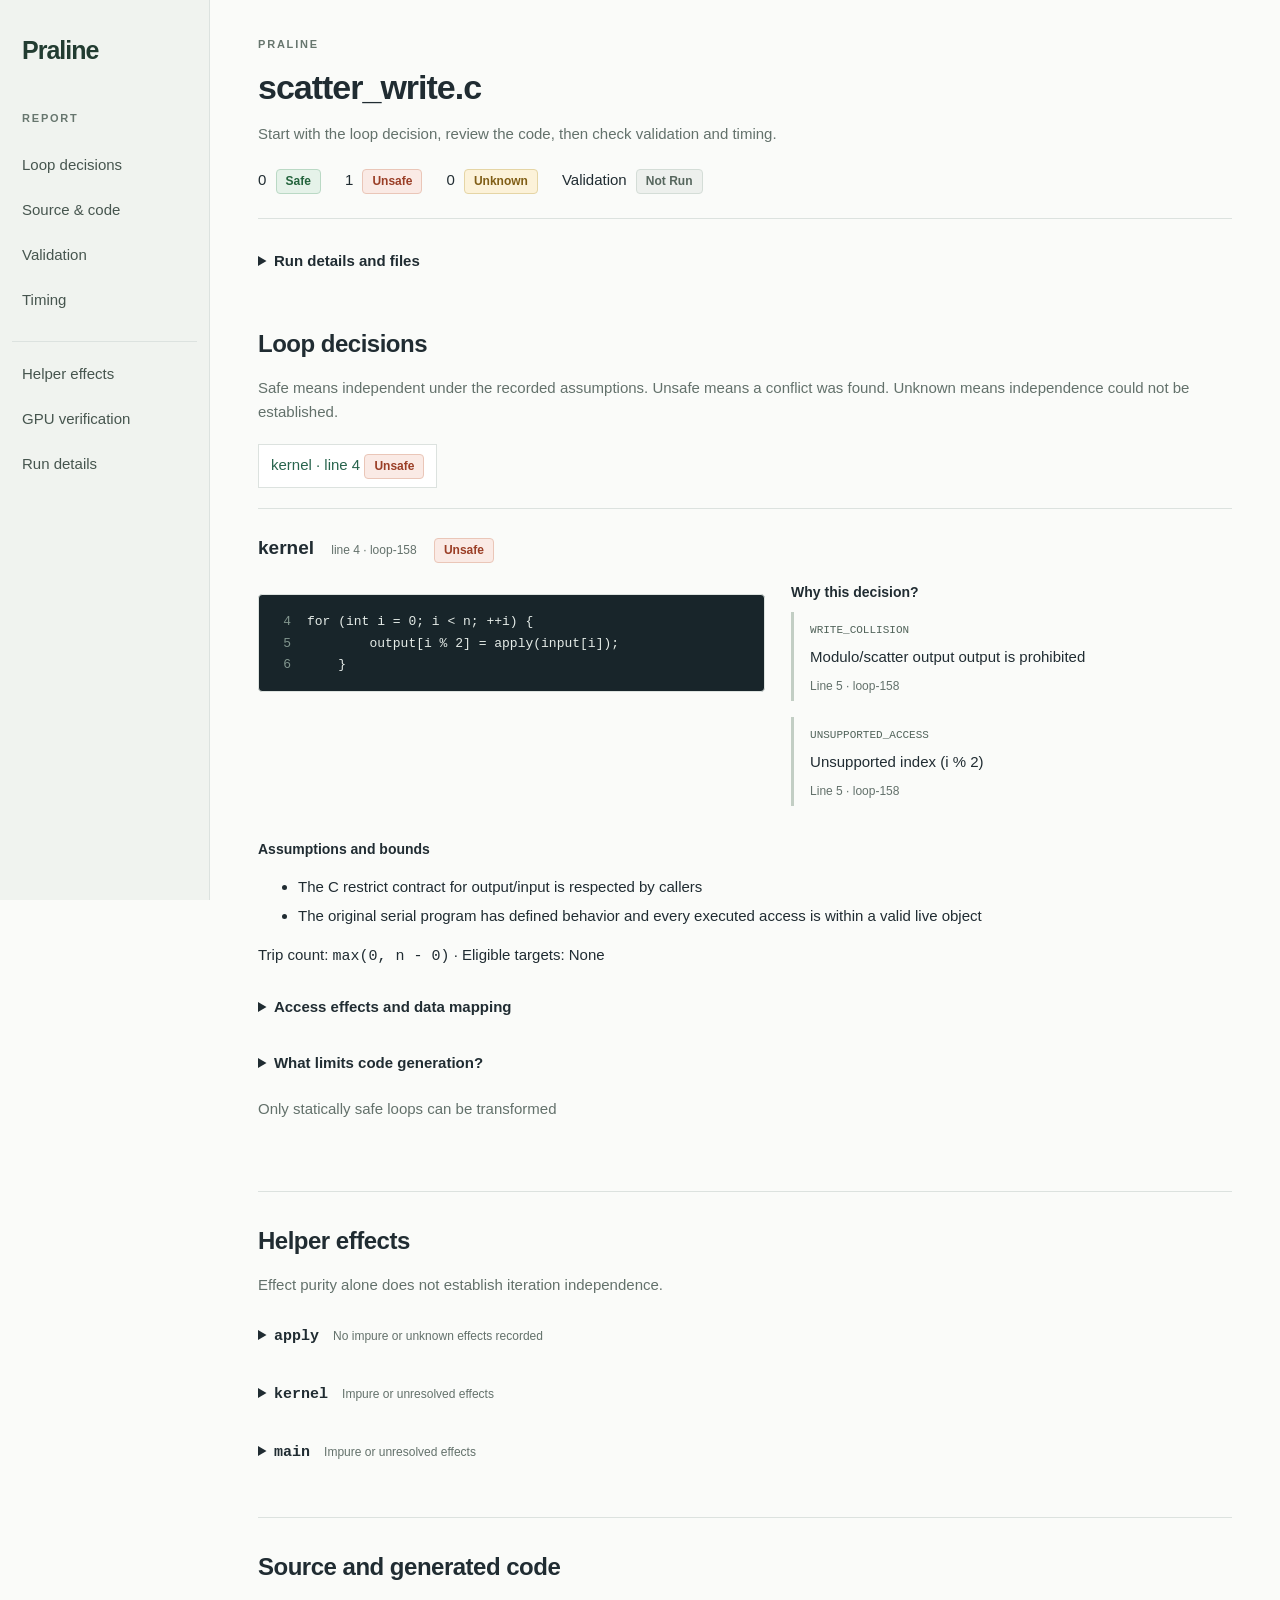
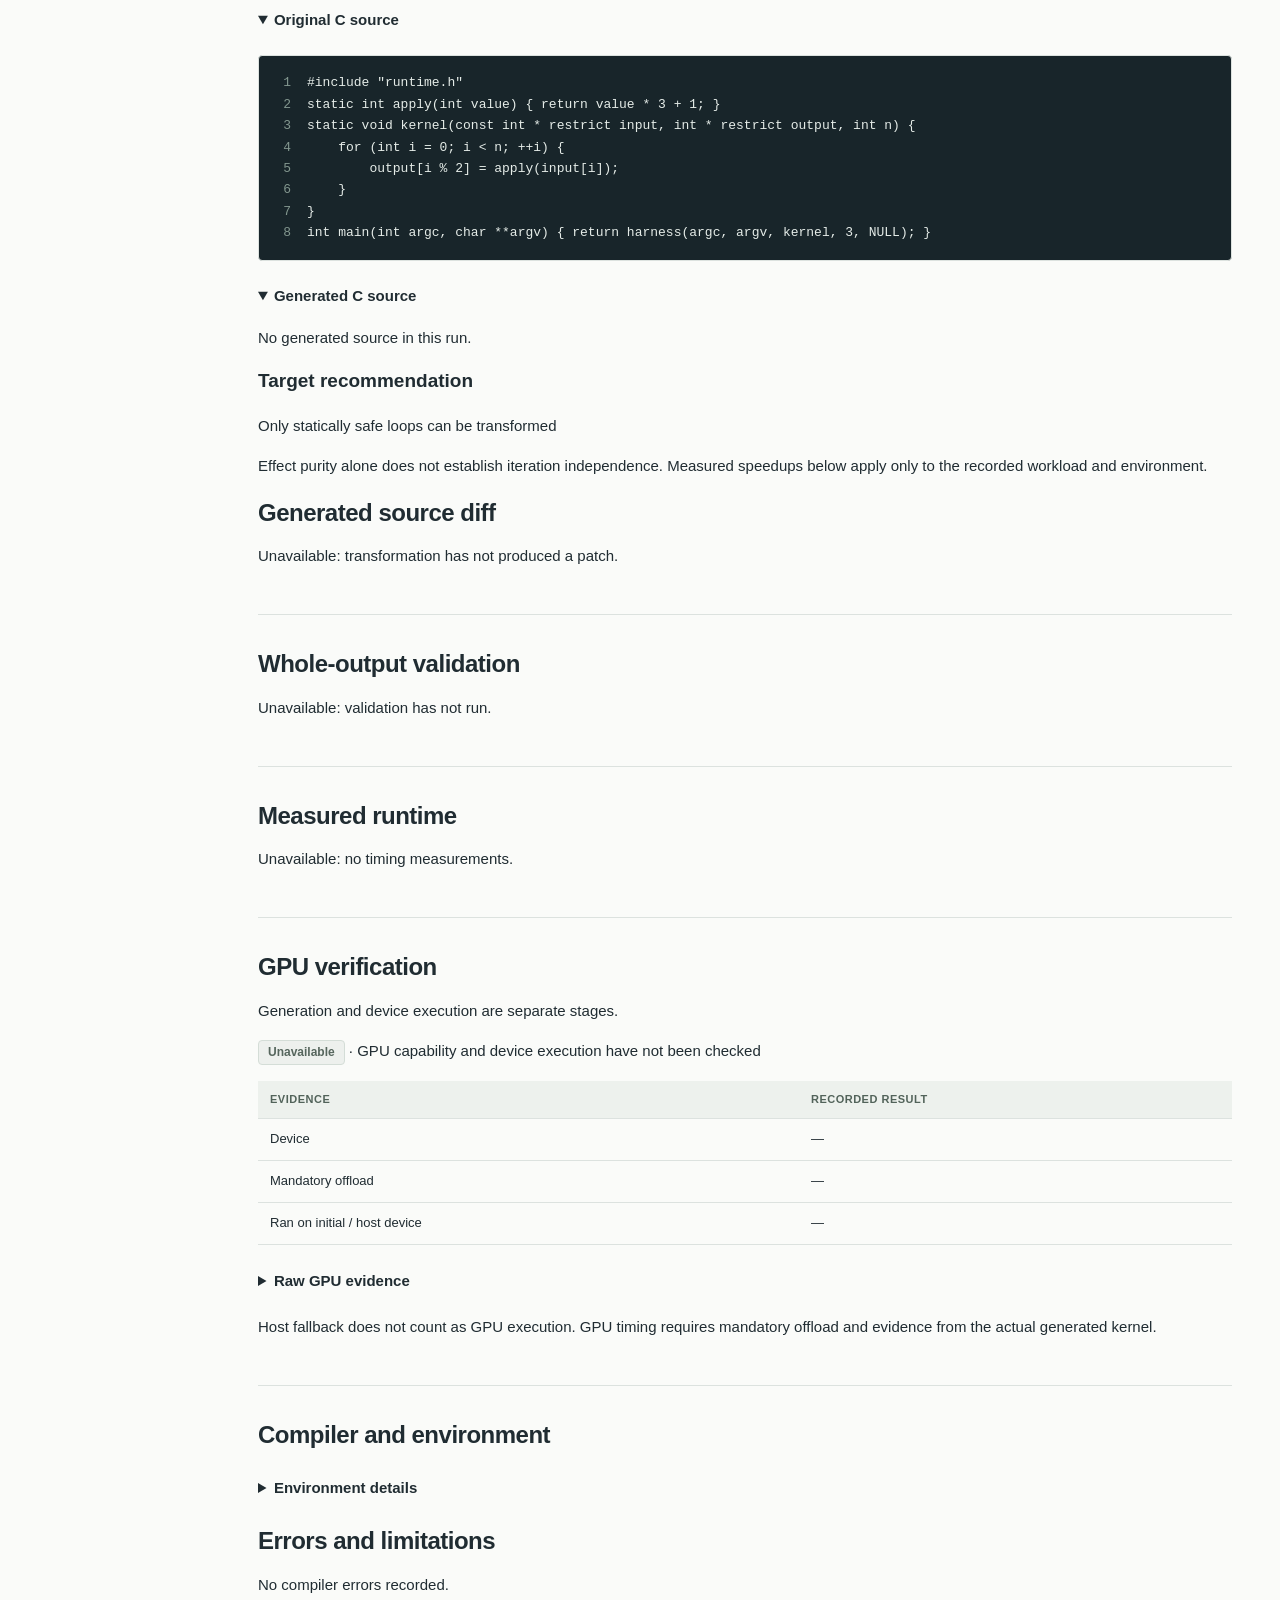
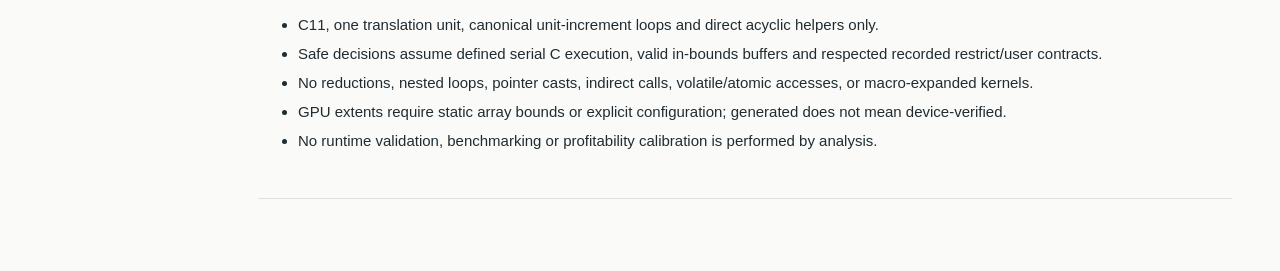
<file: submission/evidence/scatter_write/report.html>
<!doctype html><html lang="en"><meta charset="utf-8"><meta name="viewport" content="width=device-width,initial-scale=1"><title>Praline · scatter_write.c</title><style>
*{box-sizing:border-box}html{scroll-behavior:smooth;scroll-padding-top:24px}body{margin:0;background:#fafbf9;color:#202c32;font:15px/1.6 Helvetica,Arial,sans-serif}aside{position:fixed;inset:0 auto 0 0;width:210px;padding:30px 22px;border-right:1px solid #dce2df;background:#f0f3ef}.brand{font-size:25px;font-weight:750;letter-spacing:-1px;text-decoration:none;color:#223c31}aside p,.eyebrow{font-size:11px;letter-spacing:1.8px;font-weight:700;color:#67766e}aside p{margin-top:40px}nav a{display:block;padding:9px 10px;margin:3px -10px;text-decoration:none;color:#46554e;border-radius:4px}nav a:nth-child(5){border-top:1px solid #dce2df;border-radius:0;margin-top:20px;padding-top:20px}nav a:hover,nav a:focus{background:#dfe7df;color:#163d2b}main{margin-left:210px;max-width:1510px;padding:36px 48px 80px}header{border-bottom:1px solid #dce2df;padding-bottom:24px}h1{font-size:34px;letter-spacing:-1px;margin:6px 0}h2{font-size:24px;letter-spacing:-.5px;margin:0 0 12px}h3{font-size:19px;margin:0 0 18px}h4{font-size:14px;margin:16px 0 8px}p{margin:8px 0 16px}small,.muted{color:#63716b}h3 small{font-size:12px;font-weight:400;margin:0 12px}a{color:#28644d}section{padding:30px 0;border-bottom:1px solid #dce2df}article{padding:24px 0;border-top:1px solid #dce2df}.badge{display:inline-block;font-size:12px;font-weight:650;border:1px solid #d4ddd7;padding:2px 9px;border-radius:4px;background:#edf0ed;color:#56665d;text-transform:capitalize}.safe,.passed{background:#e5f2e9;border-color:#bad9c5;color:#23633c}.unsafe,.failed{background:#faeae5;border-color:#eac6b8;color:#9a3e26}.unknown{background:#fcf2d9;border-color:#e5d5a5;color:#805e16}.status-strip{display:flex;gap:24px;flex-wrap:wrap;margin-top:22px}.status-strip .badge{margin-left:5px}.metadata{margin-top:20px}.loop-index{display:flex;gap:10px;flex-wrap:wrap;margin:20px 0}.loop-index a{padding:8px 12px;border:1px solid #dce2df;text-decoration:none;background:white}.decision-grid{display:grid;grid-template-columns:minmax(0,1.15fr) minmax(0,1fr);gap:26px}.decision-grid h4{margin-top:0}.reason{border-left:3px solid #c2cec4;padding:4px 16px;margin-bottom:16px}.reason code{font-size:11px;color:#51635a}.reason p{margin:5px 0;line-height:1.55}.reason small{font-size:12px}pre{background:#edf1ee;padding:18px;overflow:auto;font:12px/1.65 ui-monospace,SFMono-Regular,Consolas,monospace;white-space:pre-wrap;overflow-wrap:anywhere;border:1px solid #dce2df;border-radius:4px}.code{background:#18252a;color:#e5ece8;font-size:13px;white-space:pre;overflow-wrap:normal;padding:16px 0}.code-line{display:block;min-width:max-content;padding-right:20px}.line-number{display:inline-block;width:48px;text-align:right;padding-right:16px;color:#82968e;user-select:none}.added{background:#244638;color:#bde7cd}.removed{background:#4a302c;color:#f2c7b9}code{font-family:ui-monospace,SFMono-Regular,Consolas,monospace}table{border-collapse:collapse;width:100%;font-size:13px}th,td{text-align:left;padding:10px 12px;border-bottom:1px solid #dce2df;vertical-align:top}th{background:#edf1ed;color:#52635a;font-size:11px;text-transform:uppercase;letter-spacing:.5px;white-space:nowrap}.table-wrap{overflow:auto;margin:14px 0}details{margin:12px 0}summary{cursor:pointer;font-weight:600;padding:10px 0}summary .muted{font-weight:400;font-size:12px;margin-left:10px}li{margin:5px 0}:focus-visible{outline:2px solid #28644d;outline-offset:4px}@media(min-width:1700px){main{margin-right:auto;margin-left:230px}}@media(max-width:1000px){aside{width:175px;padding:24px 18px}main{margin-left:175px;padding:28px}.decision-grid{grid-template-columns:1fr}}@media(max-width:650px){aside{position:static;width:auto;border-right:0;border-bottom:1px solid #dce2df;padding:16px}aside p{display:none}nav{display:flex;flex-wrap:wrap;gap:10px}nav a{padding:3px;margin:0;font-size:12px}main{margin:0;padding:22px 16px}h1{font-size:28px}.status-strip{gap:12px}}@media(prefers-reduced-motion:reduce){html{scroll-behavior:auto}}
</style><body><aside><a class="brand" href="#">Praline</a><p>REPORT</p><nav><a href="#loops">Loop decisions</a><a href="#source">Source & code</a><a href="#validation">Validation</a><a href="#timing">Timing</a><a href="#helpers">Helper effects</a><a href="#gpu">GPU verification</a><a href="#environment">Run details</a></nav></aside><main><header><div class="eyebrow">PRALINE</div><h1>scatter_write.c</h1><p class="muted">Start with the loop decision, review the code, then check validation and timing.</p><div class="status-strip"><span>0 <span class="badge safe">safe</span></span><span>1 <span class="badge unsafe">unsafe</span></span><span>0 <span class="badge unknown">unknown</span></span><span>Validation <span class="badge neutral">not run</span></span></div></header><details class="metadata"><summary>Run details and files</summary><div class="table-wrap"><table><thead><tr><th>Field</th><th>Value</th></tr></thead><tbody><tr><td>Run ID</td><td>e662ed7a-aca2-4a7d-b27e-4dc72418b3e6</td></tr><tr><td>Timestamp</td><td>2026-09-18T09:34:01.725367+00:00</td></tr><tr><td>Static stage</td><td>analyzed</td></tr><tr><td>Source</td><td>/Users/vian/.codex/worktrees/b5f9/segfault/examples/scatter_write.c</td></tr><tr><td>Source SHA-256</td><td>ed3add4e3a97a14a19b9b5060f10021b434b8dc82ea12e7ab214c15d30be8a6e</td></tr></tbody></table></div><p>Raw evidence: <a href="analysis.json">analysis.json</a></p></details><section id="loops"><h2>Loop decisions</h2><p class="muted">Safe means independent under the recorded assumptions. Unsafe means a conflict was found. Unknown means independence could not be established.</p><div class="loop-index"><a href="#loop-0">kernel · line 4 <span class="badge unsafe">unsafe</span></a></div><article id="loop-0"><h3>kernel <small>line 4 · loop-158</small> <span class="badge unsafe">unsafe</span></h3><div class="decision-grid"><div><pre class="code"><code><span class="code-line "><span class="line-number" aria-hidden="true">4</span>for (int i = 0; i &lt; n; ++i) {
</span><span class="code-line "><span class="line-number" aria-hidden="true">5</span>        output[i % 2] = apply(input[i]);
</span><span class="code-line "><span class="line-number" aria-hidden="true">6</span>    }
</span></code></pre></div><div><h4>Why this decision?</h4><div class="reason"><code>WRITE_COLLISION</code><p>Modulo/scatter output output is prohibited</p><small>Line 5 · loop-158</small></div><div class="reason"><code>UNSUPPORTED_ACCESS</code><p>Unsupported index (i % 2)</p><small>Line 5 · loop-158</small></div></div></div><h4>Assumptions and bounds</h4><ul><li>The C restrict contract for output/input is respected by callers</li><li>The original serial program has defined behavior and every executed access is within a valid live object</li></ul><p>Trip count: <code>max(0, n - 0)</code> · Eligible targets: None</p><details><summary>Access effects and data mapping</summary><div class="table-wrap"><table><thead><tr><th>Access</th><th>Name</th><th>Index</th><th>Storage</th><th>Call path</th></tr></thead><tbody><tr><td>read</td><td>output</td><td>—</td><td>parameter</td><td>loop-158</td></tr><tr><td>read</td><td>i</td><td>—</td><td>local</td><td>loop-158</td></tr><tr><td>write</td><td>output</td><td>(i % 2)</td><td>parameter</td><td>loop-158</td></tr><tr><td>read</td><td>input</td><td>—</td><td>parameter</td><td>loop-158</td></tr><tr><td>read</td><td>i</td><td>—</td><td>local</td><td>loop-158</td></tr><tr><td>read</td><td>input</td><td>i</td><td>parameter</td><td>loop-158</td></tr><tr><td>read</td><td>i</td><td>—</td><td>local</td><td>loop-158</td></tr><tr><td>read</td><td>n</td><td>—</td><td>parameter</td><td>loop-158</td></tr></tbody></table></div><div class="table-wrap"><table><thead><tr><th>Buffer</th><th>Direction</th><th>Extent</th><th>Extent source</th></tr></thead><tbody><tr><td>input</td><td>to</td><td>—</td><td>—</td></tr><tr><td>output</td><td>tofrom</td><td>—</td><td>—</td></tr></tbody></table></div></details><details><summary>What limits code generation?</summary><div class="reason"><code>EXTENT_UNKNOWN</code><p>GPU mapping extent for input is not established</p><small>Line 4 · Direct analysis</small></div><div class="reason"><code>EXTENT_UNKNOWN</code><p>GPU mapping extent for output is not established</p><small>Line 4 · Direct analysis</small></div></details><p class="muted">Only statically safe loops can be transformed</p></article></section><section id="helpers"><h2>Helper effects</h2><p class="muted">Effect purity alone does not establish iteration independence.</p><details><summary><code>apply</code> <span class="muted">No impure or unknown effects recorded</span></summary><pre class="code"><code><span class="code-line "><span class="line-number" aria-hidden="true">2</span>static int apply(int value) { return value * 3 + 1; }
</span></code></pre><div class="table-wrap"><table><thead><tr><th>Access</th><th>Name</th><th>Index</th><th>Storage</th><th>Call path</th></tr></thead><tbody><tr><td>read</td><td>value</td><td>—</td><td>parameter</td><td>apply</td></tr></tbody></table></div><p class="muted">No reasons recorded.</p><details><summary>Raw function evidence</summary><pre>{
  &quot;id&quot;: &quot;0x9513e7d60&quot;,
  &quot;name&quot;: &quot;apply&quot;,
  &quot;span&quot;: {
    &quot;start&quot;: 21,
    &quot;end&quot;: 74,
    &quot;line&quot;: 2,
    &quot;column&quot;: 1,
    &quot;end_line&quot;: 2
  },
  &quot;parameters&quot;: [
    {
      &quot;id&quot;: &quot;0x9513e7cc8&quot;,
      &quot;name&quot;: &quot;value&quot;,
      &quot;type&quot;: &quot;int&quot;
    }
  ],
  &quot;effects&quot;: [
    {
      &quot;kind&quot;: &quot;read&quot;,
      &quot;declaration_id&quot;: &quot;0x9513e7cc8&quot;,
      &quot;name&quot;: &quot;value&quot;,
      &quot;storage&quot;: &quot;parameter&quot;,
      &quot;index&quot;: null,
      &quot;span&quot;: {
        &quot;start&quot;: 58,
        &quot;end&quot;: 63,
        &quot;line&quot;: 2,
        &quot;column&quot;: 38,
        &quot;end_line&quot;: 2
      },
      &quot;helper_chain&quot;: [
        &quot;apply&quot;
      ]
    }
  ],
  &quot;calls&quot;: [],
  &quot;unknown_reasons&quot;: [],
  &quot;pure&quot;: true,
  &quot;return_expression&quot;: &quot;((value * 3) + 1)&quot;
}</pre></details></details><details><summary><code>kernel</code> <span class="muted">Impure or unresolved effects</span></summary><pre class="code"><code><span class="code-line "><span class="line-number" aria-hidden="true">3</span>static void kernel(const int * restrict input, int * restrict output, int n) {
</span><span class="code-line "><span class="line-number" aria-hidden="true">4</span>    for (int i = 0; i &lt; n; ++i) {
</span><span class="code-line "><span class="line-number" aria-hidden="true">5</span>        output[i % 2] = apply(input[i]);
</span><span class="code-line "><span class="line-number" aria-hidden="true">6</span>    }
</span><span class="code-line "><span class="line-number" aria-hidden="true">7</span>}
</span></code></pre><div class="table-wrap"><table><thead><tr><th>Access</th><th>Name</th><th>Index</th><th>Storage</th><th>Call path</th></tr></thead><tbody><tr><td>read</td><td>n</td><td>—</td><td>parameter</td><td>kernel</td></tr><tr><td>read</td><td>output</td><td>—</td><td>parameter</td><td>kernel</td></tr><tr><td>write</td><td>output</td><td>(i % 2)</td><td>parameter</td><td>kernel</td></tr><tr><td>read</td><td>input</td><td>—</td><td>parameter</td><td>kernel</td></tr><tr><td>read</td><td>input</td><td>i</td><td>parameter</td><td>kernel</td></tr></tbody></table></div><div class="reason"><code>UNSUPPORTED_SYNTAX</code><p>Unsupported AST node: ForStmt</p><small>Line 4 · kernel</small></div><details><summary>Raw function evidence</summary><pre>{
  &quot;id&quot;: &quot;0x9513ec100&quot;,
  &quot;name&quot;: &quot;kernel&quot;,
  &quot;span&quot;: {
    &quot;start&quot;: 75,
    &quot;end&quot;: 236,
    &quot;line&quot;: 3,
    &quot;column&quot;: 1,
    &quot;end_line&quot;: 7
  },
  &quot;parameters&quot;: [
    {
      &quot;id&quot;: &quot;0x9513e7f08&quot;,
      &quot;name&quot;: &quot;input&quot;,
      &quot;type&quot;: &quot;const int *restrict&quot;
    },
    {
      &quot;id&quot;: &quot;0x9513e7f88&quot;,
      &quot;name&quot;: &quot;output&quot;,
      &quot;type&quot;: &quot;int *restrict&quot;
    },
    {
      &quot;id&quot;: &quot;0x9513ec018&quot;,
      &quot;name&quot;: &quot;n&quot;,
      &quot;type&quot;: &quot;int&quot;
    }
  ],
  &quot;effects&quot;: [
    {
      &quot;kind&quot;: &quot;read&quot;,
      &quot;declaration_id&quot;: &quot;0x9513ec018&quot;,
      &quot;name&quot;: &quot;n&quot;,
      &quot;storage&quot;: &quot;parameter&quot;,
      &quot;index&quot;: null,
      &quot;span&quot;: {
        &quot;start&quot;: 178,
        &quot;end&quot;: 179,
        &quot;line&quot;: 4,
        &quot;column&quot;: 25,
        &quot;end_line&quot;: 4
      },
      &quot;helper_chain&quot;: [
        &quot;kernel&quot;
      ]
    },
    {
      &quot;kind&quot;: &quot;read&quot;,
      &quot;declaration_id&quot;: &quot;0x9513e7f88&quot;,
      &quot;name&quot;: &quot;output&quot;,
      &quot;storage&quot;: &quot;parameter&quot;,
      &quot;index&quot;: null,
      &quot;span&quot;: {
        &quot;start&quot;: 196,
        &quot;end&quot;: 202,
        &quot;line&quot;: 5,
        &quot;column&quot;: 9,
        &quot;end_line&quot;: 5
      },
      &quot;helper_chain&quot;: [
        &quot;kernel&quot;
      ]
    },
    {
      &quot;kind&quot;: &quot;write&quot;,
      &quot;declaration_id&quot;: &quot;0x9513e7f88&quot;,
      &quot;name&quot;: &quot;output&quot;,
      &quot;storage&quot;: &quot;parameter&quot;,
      &quot;index&quot;: &quot;(i % 2)&quot;,
      &quot;span&quot;: {
        &quot;start&quot;: 196,
        &quot;end&quot;: 209,
        &quot;line&quot;: 5,
        &quot;column&quot;: 9,
        &quot;end_line&quot;: 5
      },
      &quot;helper_chain&quot;: [
        &quot;kernel&quot;
      ]
    },
    {
      &quot;kind&quot;: &quot;read&quot;,
      &quot;declaration_id&quot;: &quot;0x9513e7f08&quot;,
      &quot;name&quot;: &quot;input&quot;,
      &quot;storage&quot;: &quot;parameter&quot;,
      &quot;index&quot;: null,
      &quot;span&quot;: {
        &quot;start&quot;: 218,
        &quot;end&quot;: 223,
        &quot;line&quot;: 5,
        &quot;column&quot;: 31,
        &quot;end_line&quot;: 5
      },
      &quot;helper_chain&quot;: [
        &quot;kernel&quot;
      ]
    },
    {
      &quot;kind&quot;: &quot;read&quot;,
      &quot;declaration_id&quot;: &quot;0x9513e7f08&quot;,
      &quot;name&quot;: &quot;input&quot;,
      &quot;storage&quot;: &quot;parameter&quot;,
      &quot;index&quot;: &quot;i&quot;,
      &quot;span&quot;: {
        &quot;start&quot;: 218,
        &quot;end&quot;: 226,
        &quot;line&quot;: 5,
        &quot;column&quot;: 31,
        &quot;end_line&quot;: 5
      },
      &quot;helper_chain&quot;: [
        &quot;kernel&quot;
      ]
    }
  ],
  &quot;calls&quot;: [
    &quot;apply&quot;
  ],
  &quot;unknown_reasons&quot;: [
    {
      &quot;code&quot;: &quot;UNSUPPORTED_SYNTAX&quot;,
      &quot;message&quot;: &quot;Unsupported AST node: ForStmt&quot;,
      &quot;span&quot;: {
        &quot;start&quot;: 158,
        &quot;end&quot;: 234,
        &quot;line&quot;: 4,
        &quot;column&quot;: 5,
        &quot;end_line&quot;: 6
      },
      &quot;helper_chain&quot;: [
        &quot;kernel&quot;
      ]
    }
  ],
  &quot;pure&quot;: false,
  &quot;return_expression&quot;: null
}</pre></details></details><details><summary><code>main</code> <span class="muted">Impure or unresolved effects</span></summary><pre class="code"><code><span class="code-line "><span class="line-number" aria-hidden="true">8</span>int main(int argc, char **argv) { return harness(argc, argv, kernel, 3, NULL); }
</span></code></pre><div class="table-wrap"><table><thead><tr><th>Access</th><th>Name</th><th>Index</th><th>Storage</th><th>Call path</th></tr></thead><tbody><tr><td>read</td><td>argc</td><td>—</td><td>parameter</td><td>main</td></tr><tr><td>read</td><td>argv</td><td>—</td><td>parameter</td><td>main</td></tr></tbody></table></div><div class="reason"><code>MACRO_EXPANSION</code><p>Macro-expanded semantics/ranges are not supported</p><small>Line unavailable · main</small></div><div class="reason"><code>MACRO_EXPANSION</code><p>Macro-expanded semantics/ranges are not supported</p><small>Line unavailable · main</small></div><div class="reason"><code>MACRO_EXPANSION</code><p>Macro-expanded semantics/ranges are not supported</p><small>Line unavailable · main</small></div><div class="reason"><code>UNSUPPORTED_ACCESS</code><p>Pointer casts are not analyzed</p><small>Line unavailable · main</small></div><div class="reason"><code>MACRO_EXPANSION</code><p>Macro-expanded semantics/ranges are not supported</p><small>Line unavailable · main</small></div><div class="reason"><code>UNKNOWN_CALL</code><p>No supported body for harness</p><small>Line 8 · main → harness</small></div><details><summary>Raw function evidence</summary><pre>{
  &quot;id&quot;: &quot;0x9513ec758&quot;,
  &quot;name&quot;: &quot;main&quot;,
  &quot;span&quot;: {
    &quot;start&quot;: 237,
    &quot;end&quot;: 317,
    &quot;line&quot;: 8,
    &quot;column&quot;: 1,
    &quot;end_line&quot;: 8
  },
  &quot;parameters&quot;: [
    {
      &quot;id&quot;: &quot;0x9513ec5f0&quot;,
      &quot;name&quot;: &quot;argc&quot;,
      &quot;type&quot;: &quot;int&quot;
    },
    {
      &quot;id&quot;: &quot;0x9513ec670&quot;,
      &quot;name&quot;: &quot;argv&quot;,
      &quot;type&quot;: &quot;char **&quot;
    }
  ],
  &quot;effects&quot;: [
    {
      &quot;kind&quot;: &quot;read&quot;,
      &quot;declaration_id&quot;: &quot;0x9513ec5f0&quot;,
      &quot;name&quot;: &quot;argc&quot;,
      &quot;storage&quot;: &quot;parameter&quot;,
      &quot;index&quot;: null,
      &quot;span&quot;: {
        &quot;start&quot;: 286,
        &quot;end&quot;: 290,
        &quot;line&quot;: 8,
        &quot;column&quot;: 50,
        &quot;end_line&quot;: 8
      },
      &quot;helper_chain&quot;: [
        &quot;main&quot;
      ]
    },
    {
      &quot;kind&quot;: &quot;read&quot;,
      &quot;declaration_id&quot;: &quot;0x9513ec670&quot;,
      &quot;name&quot;: &quot;argv&quot;,
      &quot;storage&quot;: &quot;parameter&quot;,
      &quot;index&quot;: null,
      &quot;span&quot;: {
        &quot;start&quot;: 292,
        &quot;end&quot;: 296,
        &quot;line&quot;: 8,
        &quot;column&quot;: 56,
        &quot;end_line&quot;: 8
      },
      &quot;helper_chain&quot;: [
        &quot;main&quot;
      ]
    }
  ],
  &quot;calls&quot;: [
    &quot;harness&quot;
  ],
  &quot;unknown_reasons&quot;: [
    {
      &quot;code&quot;: &quot;MACRO_EXPANSION&quot;,
      &quot;message&quot;: &quot;Macro-expanded semantics/ranges are not supported&quot;,
      &quot;span&quot;: null,
      &quot;helper_chain&quot;: [
        &quot;main&quot;
      ]
    },
    {
      &quot;code&quot;: &quot;MACRO_EXPANSION&quot;,
      &quot;message&quot;: &quot;Macro-expanded semantics/ranges are not supported&quot;,
      &quot;span&quot;: null,
      &quot;helper_chain&quot;: [
        &quot;main&quot;
      ]
    },
    {
      &quot;code&quot;: &quot;MACRO_EXPANSION&quot;,
      &quot;message&quot;: &quot;Macro-expanded semantics/ranges are not supported&quot;,
      &quot;span&quot;: null,
      &quot;helper_chain&quot;: [
        &quot;main&quot;
      ]
    },
    {
      &quot;code&quot;: &quot;UNSUPPORTED_ACCESS&quot;,
      &quot;message&quot;: &quot;Pointer casts are not analyzed&quot;,
      &quot;span&quot;: null,
      &quot;helper_chain&quot;: [
        &quot;main&quot;
      ]
    },
    {
      &quot;code&quot;: &quot;MACRO_EXPANSION&quot;,
      &quot;message&quot;: &quot;Macro-expanded semantics/ranges are not supported&quot;,
      &quot;span&quot;: null,
      &quot;helper_chain&quot;: [
        &quot;main&quot;
      ]
    },
    {
      &quot;code&quot;: &quot;UNKNOWN_CALL&quot;,
      &quot;message&quot;: &quot;No supported body for harness&quot;,
      &quot;span&quot;: {
        &quot;start&quot;: 278,
        &quot;end&quot;: 314,
        &quot;line&quot;: 8,
        &quot;column&quot;: 42,
        &quot;end_line&quot;: 8
      },
      &quot;helper_chain&quot;: [
        &quot;main&quot;,
        &quot;harness&quot;
      ]
    }
  ],
  &quot;pure&quot;: false,
  &quot;return_expression&quot;: &quot;harness(argc, argv, kernel, 3, ((int *)((void *)0)))&quot;
}</pre></details></details></section><section id="source"><h2>Source and generated code</h2><details open><summary>Original C source</summary><pre class="code"><code><span class="code-line "><span class="line-number" aria-hidden="true">1</span>#include &quot;runtime.h&quot;
</span><span class="code-line "><span class="line-number" aria-hidden="true">2</span>static int apply(int value) { return value * 3 + 1; }
</span><span class="code-line "><span class="line-number" aria-hidden="true">3</span>static void kernel(const int * restrict input, int * restrict output, int n) {
</span><span class="code-line "><span class="line-number" aria-hidden="true">4</span>    for (int i = 0; i &lt; n; ++i) {
</span><span class="code-line "><span class="line-number" aria-hidden="true">5</span>        output[i % 2] = apply(input[i]);
</span><span class="code-line "><span class="line-number" aria-hidden="true">6</span>    }
</span><span class="code-line "><span class="line-number" aria-hidden="true">7</span>}
</span><span class="code-line "><span class="line-number" aria-hidden="true">8</span>int main(int argc, char **argv) { return harness(argc, argv, kernel, 3, NULL); }
</span></code></pre></details><details open><summary>Generated C source</summary><p>No generated source in this run.</p></details><h3>Target recommendation</h3><p>Only statically safe loops can be transformed</p><p>Effect purity alone does not establish iteration independence. Measured speedups below apply only to the recorded workload and environment.</p><h2>Generated source diff</h2><p>Unavailable: transformation has not produced a patch.</p></section><section id="validation"><h2>Whole-output validation</h2><p>Unavailable: validation has not run.</p></section><section id="timing"><h2>Measured runtime</h2><p>Unavailable: no timing measurements.</p></section><section id="gpu"><h2>GPU verification</h2><p>Generation and device execution are separate stages.</p><p><span class="badge neutral">unavailable</span> · GPU capability and device execution have not been checked</p><div class="table-wrap"><table><thead><tr><th>Evidence</th><th>Recorded result</th></tr></thead><tbody><tr><td>Device</td><td>—</td></tr><tr><td>Mandatory offload</td><td>—</td></tr><tr><td>Ran on initial / host device</td><td>—</td></tr></tbody></table></div><details><summary>Raw GPU evidence</summary><pre>{
  &quot;status&quot;: &quot;unavailable&quot;,
  &quot;reason&quot;: &quot;GPU capability and device execution have not been checked&quot;,
  &quot;device&quot;: null,
  &quot;mandatory_offload&quot;: null,
  &quot;is_initial_device&quot;: null,
  &quot;compile_command&quot;: null
}</pre></details><p>Host fallback does not count as GPU execution. GPU timing requires mandatory offload and evidence from the actual generated kernel.</p></section><section id="environment"><h2>Compiler and environment</h2><details><summary>Environment details</summary><pre>{
  &quot;compiler&quot;: {
    &quot;executable&quot;: &quot;clang&quot;,
    &quot;version&quot;: &quot;Apple clang version 21.0.0 (clang-2100.1.1.101)\nTarget: arm64-apple-darwin25.6.0\nThread model: posix\nInstalledDir: /Applications/Xcode.app/Contents/Developer/Toolchains/XcodeDefault.xctoolchain/usr/bin&quot;,
    &quot;command&quot;: [
      &quot;clang&quot;,
      &quot;-std=c11&quot;,
      &quot;-Xclang&quot;,
      &quot;-fopenmp&quot;,
      &quot;-Xclang&quot;,
      &quot;-ast-dump=json&quot;,
      &quot;-fsyntax-only&quot;,
      &quot;/Users/vian/.codex/worktrees/b5f9/segfault/examples/scatter_write.c&quot;
    ],
    &quot;diagnostics&quot;: &quot;&quot;
  },
  &quot;doctor&quot;: null
}</pre></details><h2>Errors and limitations</h2><p>No compiler errors recorded.</p><ul><li>C11, one translation unit, canonical unit-increment loops and direct acyclic helpers only.</li><li>Safe decisions assume defined serial C execution, valid in-bounds buffers and respected recorded restrict/user contracts.</li><li>No reductions, nested loops, pointer casts, indirect calls, volatile/atomic accesses, or macro-expanded kernels.</li><li>GPU extents require static array bounds or explicit configuration; generated does not mean device-verified.</li><li>No runtime validation, benchmarking or profitability calibration is performed by analysis.</li></ul></section></main></body></html>
</file>
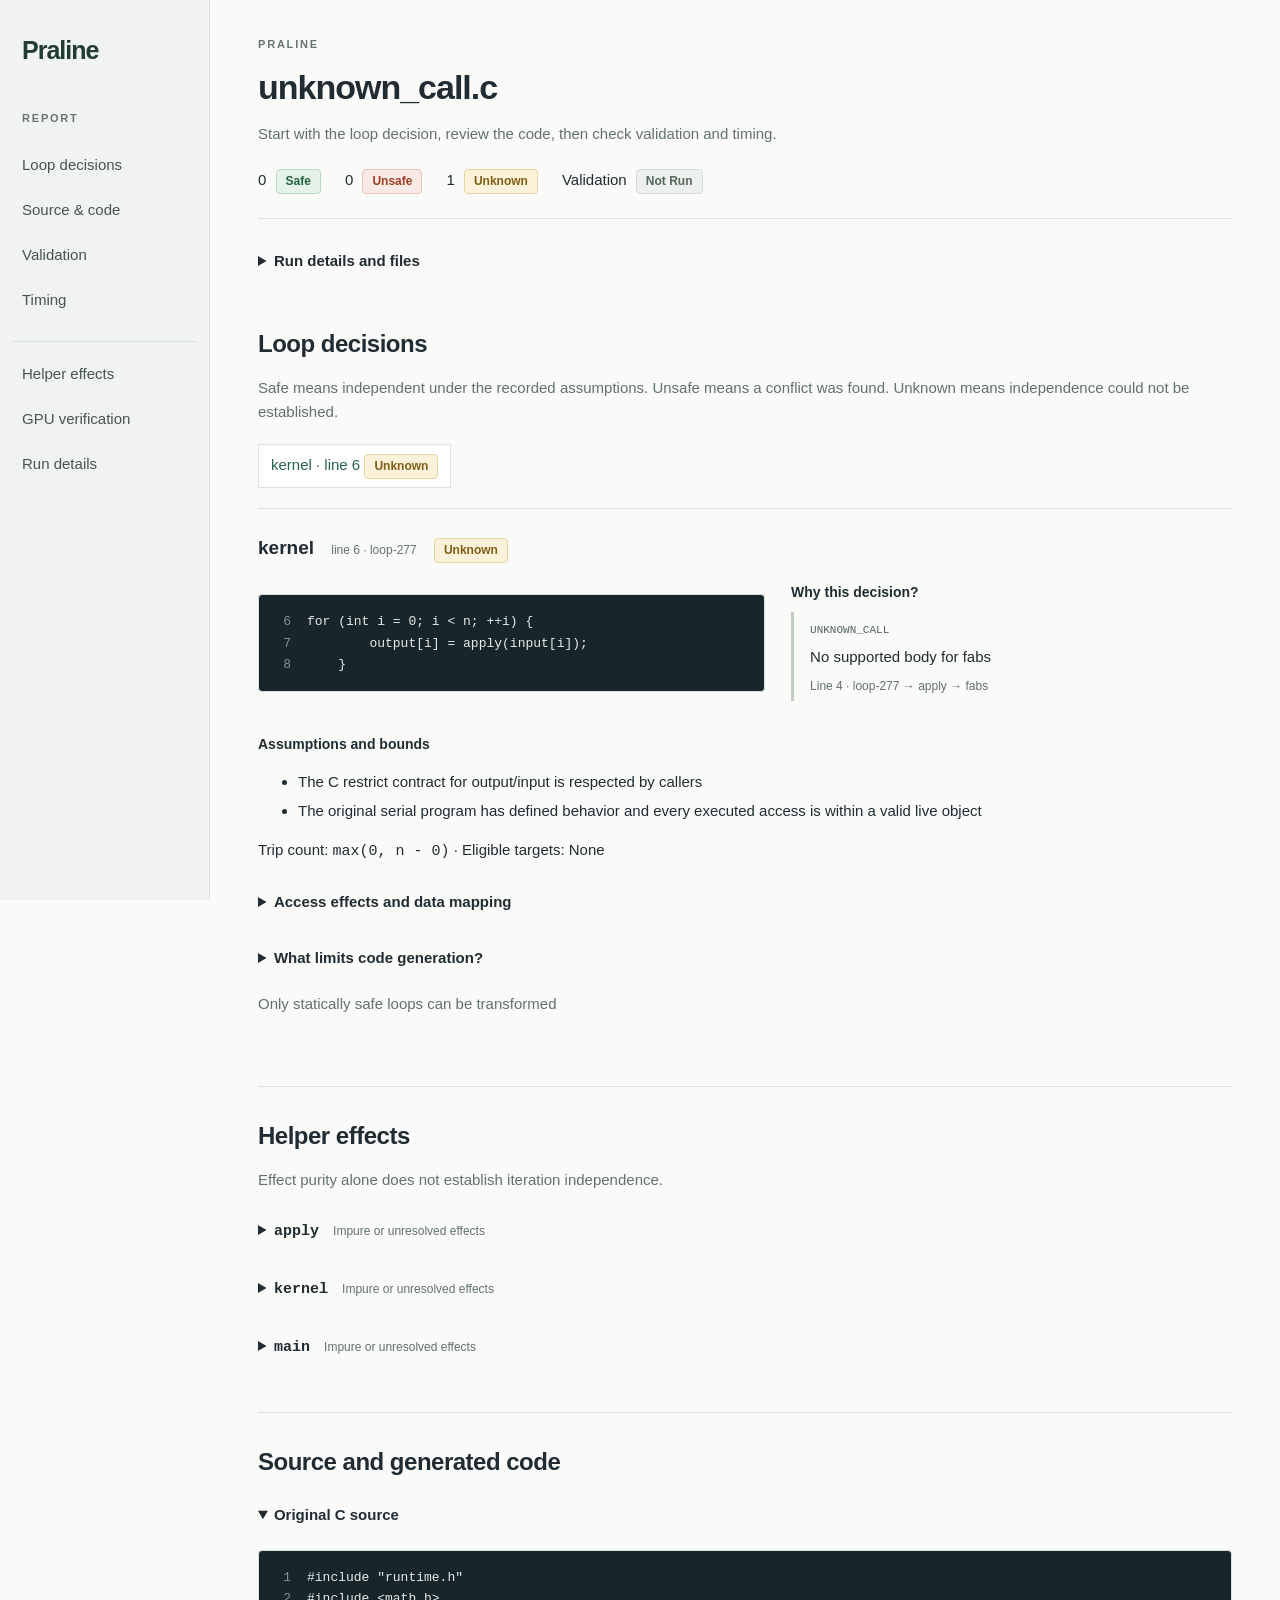
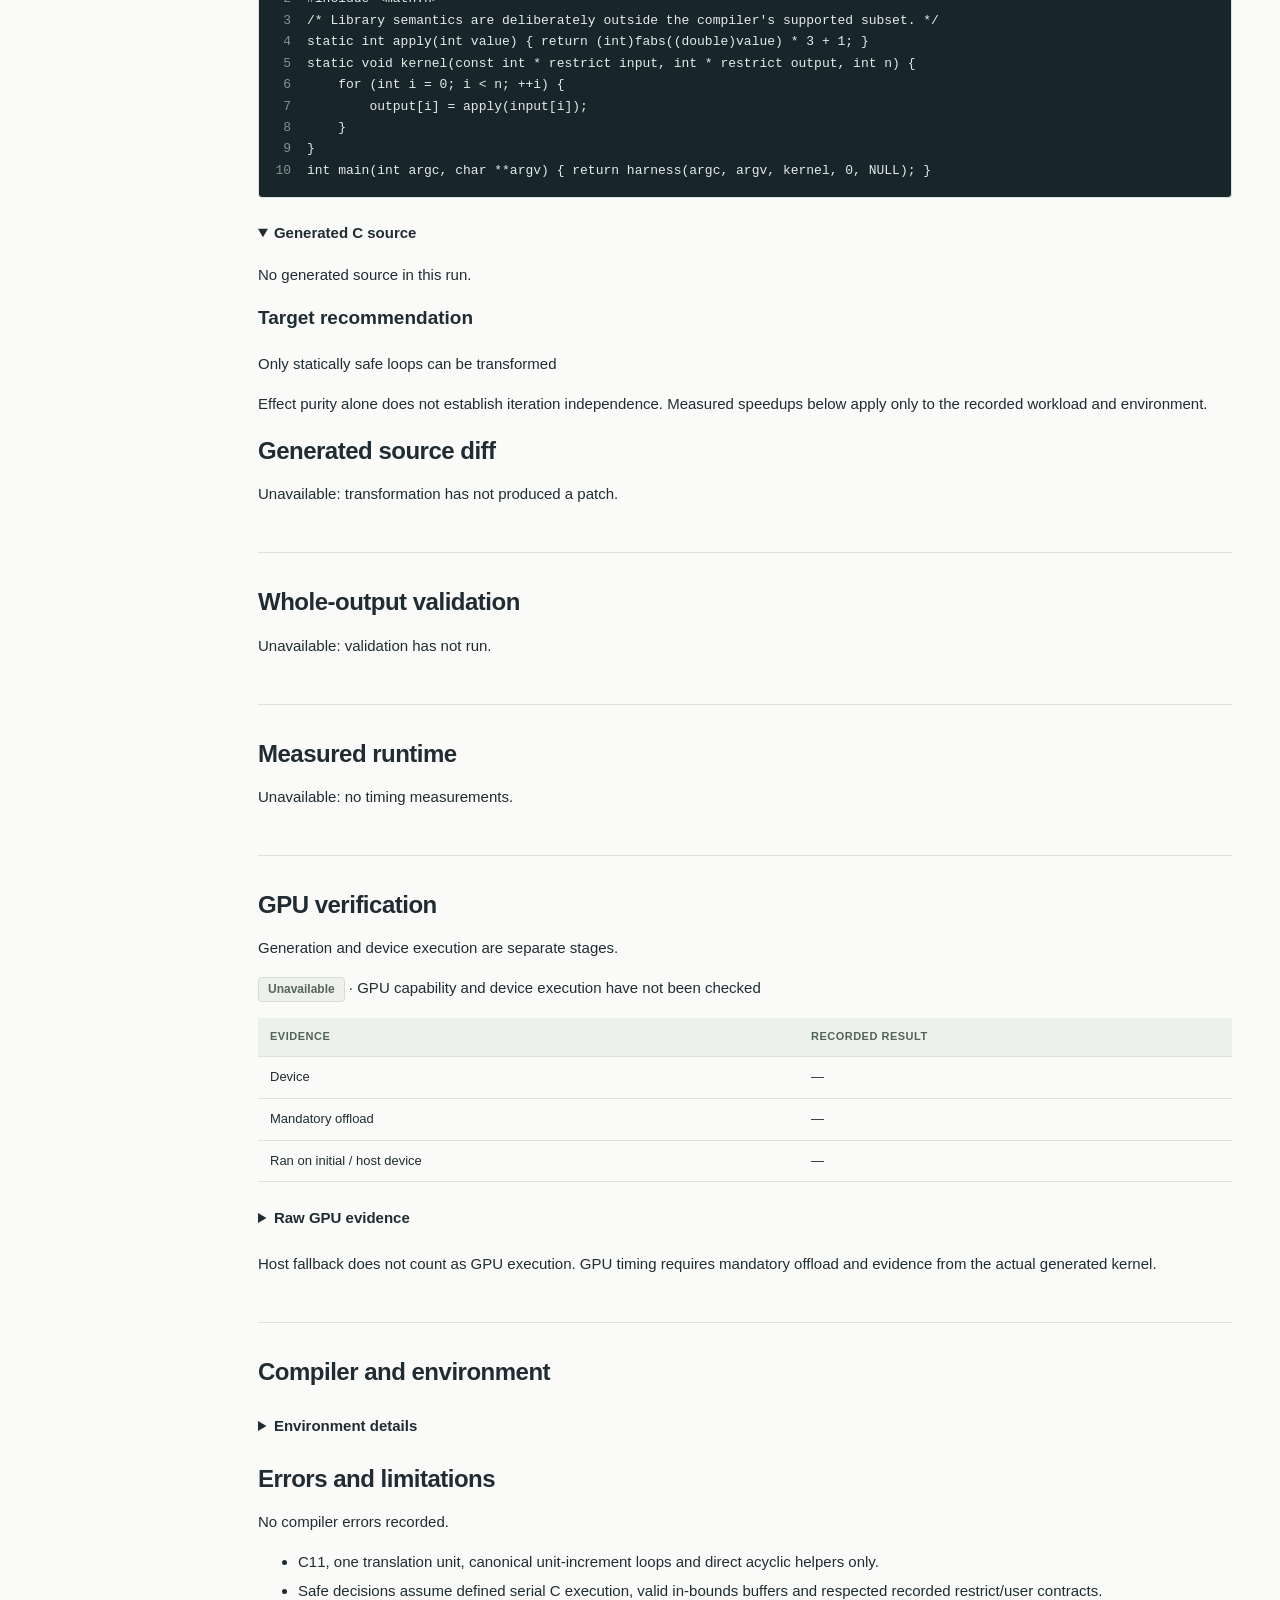
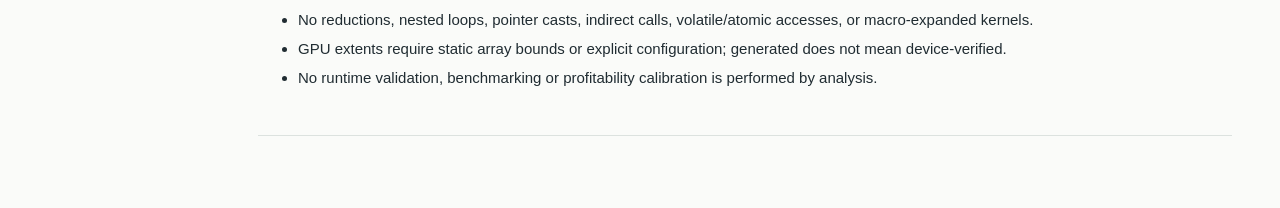
<file: submission/evidence/unknown_call/report.html>
<!doctype html><html lang="en"><meta charset="utf-8"><meta name="viewport" content="width=device-width,initial-scale=1"><title>Praline · unknown_call.c</title><style>
*{box-sizing:border-box}html{scroll-behavior:smooth;scroll-padding-top:24px}body{margin:0;background:#fafbf9;color:#202c32;font:15px/1.6 Helvetica,Arial,sans-serif}aside{position:fixed;inset:0 auto 0 0;width:210px;padding:30px 22px;border-right:1px solid #dce2df;background:#f0f3ef}.brand{font-size:25px;font-weight:750;letter-spacing:-1px;text-decoration:none;color:#223c31}aside p,.eyebrow{font-size:11px;letter-spacing:1.8px;font-weight:700;color:#67766e}aside p{margin-top:40px}nav a{display:block;padding:9px 10px;margin:3px -10px;text-decoration:none;color:#46554e;border-radius:4px}nav a:nth-child(5){border-top:1px solid #dce2df;border-radius:0;margin-top:20px;padding-top:20px}nav a:hover,nav a:focus{background:#dfe7df;color:#163d2b}main{margin-left:210px;max-width:1510px;padding:36px 48px 80px}header{border-bottom:1px solid #dce2df;padding-bottom:24px}h1{font-size:34px;letter-spacing:-1px;margin:6px 0}h2{font-size:24px;letter-spacing:-.5px;margin:0 0 12px}h3{font-size:19px;margin:0 0 18px}h4{font-size:14px;margin:16px 0 8px}p{margin:8px 0 16px}small,.muted{color:#63716b}h3 small{font-size:12px;font-weight:400;margin:0 12px}a{color:#28644d}section{padding:30px 0;border-bottom:1px solid #dce2df}article{padding:24px 0;border-top:1px solid #dce2df}.badge{display:inline-block;font-size:12px;font-weight:650;border:1px solid #d4ddd7;padding:2px 9px;border-radius:4px;background:#edf0ed;color:#56665d;text-transform:capitalize}.safe,.passed{background:#e5f2e9;border-color:#bad9c5;color:#23633c}.unsafe,.failed{background:#faeae5;border-color:#eac6b8;color:#9a3e26}.unknown{background:#fcf2d9;border-color:#e5d5a5;color:#805e16}.status-strip{display:flex;gap:24px;flex-wrap:wrap;margin-top:22px}.status-strip .badge{margin-left:5px}.metadata{margin-top:20px}.loop-index{display:flex;gap:10px;flex-wrap:wrap;margin:20px 0}.loop-index a{padding:8px 12px;border:1px solid #dce2df;text-decoration:none;background:white}.decision-grid{display:grid;grid-template-columns:minmax(0,1.15fr) minmax(0,1fr);gap:26px}.decision-grid h4{margin-top:0}.reason{border-left:3px solid #c2cec4;padding:4px 16px;margin-bottom:16px}.reason code{font-size:11px;color:#51635a}.reason p{margin:5px 0;line-height:1.55}.reason small{font-size:12px}pre{background:#edf1ee;padding:18px;overflow:auto;font:12px/1.65 ui-monospace,SFMono-Regular,Consolas,monospace;white-space:pre-wrap;overflow-wrap:anywhere;border:1px solid #dce2df;border-radius:4px}.code{background:#18252a;color:#e5ece8;font-size:13px;white-space:pre;overflow-wrap:normal;padding:16px 0}.code-line{display:block;min-width:max-content;padding-right:20px}.line-number{display:inline-block;width:48px;text-align:right;padding-right:16px;color:#82968e;user-select:none}.added{background:#244638;color:#bde7cd}.removed{background:#4a302c;color:#f2c7b9}code{font-family:ui-monospace,SFMono-Regular,Consolas,monospace}table{border-collapse:collapse;width:100%;font-size:13px}th,td{text-align:left;padding:10px 12px;border-bottom:1px solid #dce2df;vertical-align:top}th{background:#edf1ed;color:#52635a;font-size:11px;text-transform:uppercase;letter-spacing:.5px;white-space:nowrap}.table-wrap{overflow:auto;margin:14px 0}details{margin:12px 0}summary{cursor:pointer;font-weight:600;padding:10px 0}summary .muted{font-weight:400;font-size:12px;margin-left:10px}li{margin:5px 0}:focus-visible{outline:2px solid #28644d;outline-offset:4px}@media(min-width:1700px){main{margin-right:auto;margin-left:230px}}@media(max-width:1000px){aside{width:175px;padding:24px 18px}main{margin-left:175px;padding:28px}.decision-grid{grid-template-columns:1fr}}@media(max-width:650px){aside{position:static;width:auto;border-right:0;border-bottom:1px solid #dce2df;padding:16px}aside p{display:none}nav{display:flex;flex-wrap:wrap;gap:10px}nav a{padding:3px;margin:0;font-size:12px}main{margin:0;padding:22px 16px}h1{font-size:28px}.status-strip{gap:12px}}@media(prefers-reduced-motion:reduce){html{scroll-behavior:auto}}
</style><body><aside><a class="brand" href="#">Praline</a><p>REPORT</p><nav><a href="#loops">Loop decisions</a><a href="#source">Source & code</a><a href="#validation">Validation</a><a href="#timing">Timing</a><a href="#helpers">Helper effects</a><a href="#gpu">GPU verification</a><a href="#environment">Run details</a></nav></aside><main><header><div class="eyebrow">PRALINE</div><h1>unknown_call.c</h1><p class="muted">Start with the loop decision, review the code, then check validation and timing.</p><div class="status-strip"><span>0 <span class="badge safe">safe</span></span><span>0 <span class="badge unsafe">unsafe</span></span><span>1 <span class="badge unknown">unknown</span></span><span>Validation <span class="badge neutral">not run</span></span></div></header><details class="metadata"><summary>Run details and files</summary><div class="table-wrap"><table><thead><tr><th>Field</th><th>Value</th></tr></thead><tbody><tr><td>Run ID</td><td>e0db6bdf-9c7f-4e3a-b7a1-2bce5b222bf0</td></tr><tr><td>Timestamp</td><td>2026-09-18T09:34:01.836863+00:00</td></tr><tr><td>Static stage</td><td>analyzed</td></tr><tr><td>Source</td><td>/Users/vian/.codex/worktrees/b5f9/segfault/examples/unknown_call.c</td></tr><tr><td>Source SHA-256</td><td>4e101dc35e20dd38bdf62802ca8c40c14b183e0be83b5a974280793f0a754050</td></tr></tbody></table></div><p>Raw evidence: <a href="analysis.json">analysis.json</a></p></details><section id="loops"><h2>Loop decisions</h2><p class="muted">Safe means independent under the recorded assumptions. Unsafe means a conflict was found. Unknown means independence could not be established.</p><div class="loop-index"><a href="#loop-0">kernel · line 6 <span class="badge unknown">unknown</span></a></div><article id="loop-0"><h3>kernel <small>line 6 · loop-277</small> <span class="badge unknown">unknown</span></h3><div class="decision-grid"><div><pre class="code"><code><span class="code-line "><span class="line-number" aria-hidden="true">6</span>for (int i = 0; i &lt; n; ++i) {
</span><span class="code-line "><span class="line-number" aria-hidden="true">7</span>        output[i] = apply(input[i]);
</span><span class="code-line "><span class="line-number" aria-hidden="true">8</span>    }
</span></code></pre></div><div><h4>Why this decision?</h4><div class="reason"><code>UNKNOWN_CALL</code><p>No supported body for fabs</p><small>Line 4 · loop-277 → apply → fabs</small></div></div></div><h4>Assumptions and bounds</h4><ul><li>The C restrict contract for output/input is respected by callers</li><li>The original serial program has defined behavior and every executed access is within a valid live object</li></ul><p>Trip count: <code>max(0, n - 0)</code> · Eligible targets: None</p><details><summary>Access effects and data mapping</summary><div class="table-wrap"><table><thead><tr><th>Access</th><th>Name</th><th>Index</th><th>Storage</th><th>Call path</th></tr></thead><tbody><tr><td>read</td><td>output</td><td>—</td><td>parameter</td><td>loop-277</td></tr><tr><td>read</td><td>i</td><td>—</td><td>local</td><td>loop-277</td></tr><tr><td>write</td><td>output</td><td>i</td><td>parameter</td><td>loop-277</td></tr><tr><td>read</td><td>input</td><td>—</td><td>parameter</td><td>loop-277</td></tr><tr><td>read</td><td>i</td><td>—</td><td>local</td><td>loop-277</td></tr><tr><td>read</td><td>input</td><td>i</td><td>parameter</td><td>loop-277</td></tr><tr><td>read</td><td>i</td><td>—</td><td>local</td><td>loop-277</td></tr><tr><td>read</td><td>n</td><td>—</td><td>parameter</td><td>loop-277</td></tr></tbody></table></div><div class="table-wrap"><table><thead><tr><th>Buffer</th><th>Direction</th><th>Extent</th><th>Extent source</th></tr></thead><tbody><tr><td>input</td><td>to</td><td>—</td><td>—</td></tr><tr><td>output</td><td>tofrom</td><td>—</td><td>—</td></tr></tbody></table></div></details><details><summary>What limits code generation?</summary><div class="reason"><code>EXTENT_UNKNOWN</code><p>GPU mapping extent for input is not established</p><small>Line 6 · Direct analysis</small></div><div class="reason"><code>EXTENT_UNKNOWN</code><p>GPU mapping extent for output is not established</p><small>Line 6 · Direct analysis</small></div></details><p class="muted">Only statically safe loops can be transformed</p></article></section><section id="helpers"><h2>Helper effects</h2><p class="muted">Effect purity alone does not establish iteration independence.</p><details><summary><code>apply</code> <span class="muted">Impure or unresolved effects</span></summary><pre class="code"><code><span class="code-line "><span class="line-number" aria-hidden="true">4</span>static int apply(int value) { return (int)fabs((double)value) * 3 + 1; }
</span></code></pre><div class="table-wrap"><table><thead><tr><th>Access</th><th>Name</th><th>Index</th><th>Storage</th><th>Call path</th></tr></thead><tbody><tr><td>read</td><td>value</td><td>—</td><td>parameter</td><td>apply</td></tr></tbody></table></div><div class="reason"><code>UNKNOWN_CALL</code><p>No supported body for fabs</p><small>Line 4 · apply → fabs</small></div><details><summary>Raw function evidence</summary><pre>{
  &quot;id&quot;: &quot;0x867814b80&quot;,
  &quot;name&quot;: &quot;apply&quot;,
  &quot;span&quot;: {
    &quot;start&quot;: 121,
    &quot;end&quot;: 193,
    &quot;line&quot;: 4,
    &quot;column&quot;: 1,
    &quot;end_line&quot;: 4
  },
  &quot;parameters&quot;: [
    {
      &quot;id&quot;: &quot;0x867814ae8&quot;,
      &quot;name&quot;: &quot;value&quot;,
      &quot;type&quot;: &quot;int&quot;
    }
  ],
  &quot;effects&quot;: [
    {
      &quot;kind&quot;: &quot;read&quot;,
      &quot;declaration_id&quot;: &quot;0x867814ae8&quot;,
      &quot;name&quot;: &quot;value&quot;,
      &quot;storage&quot;: &quot;parameter&quot;,
      &quot;index&quot;: null,
      &quot;span&quot;: {
        &quot;start&quot;: 176,
        &quot;end&quot;: 181,
        &quot;line&quot;: 4,
        &quot;column&quot;: 56,
        &quot;end_line&quot;: 4
      },
      &quot;helper_chain&quot;: [
        &quot;apply&quot;
      ]
    }
  ],
  &quot;calls&quot;: [
    &quot;fabs&quot;
  ],
  &quot;unknown_reasons&quot;: [
    {
      &quot;code&quot;: &quot;UNKNOWN_CALL&quot;,
      &quot;message&quot;: &quot;No supported body for fabs&quot;,
      &quot;span&quot;: {
        &quot;start&quot;: 163,
        &quot;end&quot;: 182,
        &quot;line&quot;: 4,
        &quot;column&quot;: 43,
        &quot;end_line&quot;: 4
      },
      &quot;helper_chain&quot;: [
        &quot;apply&quot;,
        &quot;fabs&quot;
      ]
    }
  ],
  &quot;pure&quot;: false,
  &quot;return_expression&quot;: &quot;((((int)fabs(((double)value))) * 3) + 1)&quot;
}</pre></details></details><details><summary><code>kernel</code> <span class="muted">Impure or unresolved effects</span></summary><pre class="code"><code><span class="code-line "><span class="line-number" aria-hidden="true">5</span>static void kernel(const int * restrict input, int * restrict output, int n) {
</span><span class="code-line "><span class="line-number" aria-hidden="true">6</span>    for (int i = 0; i &lt; n; ++i) {
</span><span class="code-line "><span class="line-number" aria-hidden="true">7</span>        output[i] = apply(input[i]);
</span><span class="code-line "><span class="line-number" aria-hidden="true">8</span>    }
</span><span class="code-line "><span class="line-number" aria-hidden="true">9</span>}
</span></code></pre><div class="table-wrap"><table><thead><tr><th>Access</th><th>Name</th><th>Index</th><th>Storage</th><th>Call path</th></tr></thead><tbody><tr><td>read</td><td>n</td><td>—</td><td>parameter</td><td>kernel</td></tr><tr><td>read</td><td>output</td><td>—</td><td>parameter</td><td>kernel</td></tr><tr><td>write</td><td>output</td><td>i</td><td>parameter</td><td>kernel</td></tr><tr><td>read</td><td>input</td><td>—</td><td>parameter</td><td>kernel</td></tr><tr><td>read</td><td>input</td><td>i</td><td>parameter</td><td>kernel</td></tr></tbody></table></div><div class="reason"><code>UNSUPPORTED_SYNTAX</code><p>Unsupported AST node: ForStmt</p><small>Line 6 · kernel</small></div><div class="reason"><code>UNKNOWN_CALL</code><p>No supported body for fabs</p><small>Line 4 · kernel → apply → fabs</small></div><details><summary>Raw function evidence</summary><pre>{
  &quot;id&quot;: &quot;0x867815000&quot;,
  &quot;name&quot;: &quot;kernel&quot;,
  &quot;span&quot;: {
    &quot;start&quot;: 194,
    &quot;end&quot;: 351,
    &quot;line&quot;: 5,
    &quot;column&quot;: 1,
    &quot;end_line&quot;: 9
  },
  &quot;parameters&quot;: [
    {
      &quot;id&quot;: &quot;0x867814e10&quot;,
      &quot;name&quot;: &quot;input&quot;,
      &quot;type&quot;: &quot;const int *restrict&quot;
    },
    {
      &quot;id&quot;: &quot;0x867814e90&quot;,
      &quot;name&quot;: &quot;output&quot;,
      &quot;type&quot;: &quot;int *restrict&quot;
    },
    {
      &quot;id&quot;: &quot;0x867814f10&quot;,
      &quot;name&quot;: &quot;n&quot;,
      &quot;type&quot;: &quot;int&quot;
    }
  ],
  &quot;effects&quot;: [
    {
      &quot;kind&quot;: &quot;read&quot;,
      &quot;declaration_id&quot;: &quot;0x867814f10&quot;,
      &quot;name&quot;: &quot;n&quot;,
      &quot;storage&quot;: &quot;parameter&quot;,
      &quot;index&quot;: null,
      &quot;span&quot;: {
        &quot;start&quot;: 297,
        &quot;end&quot;: 298,
        &quot;line&quot;: 6,
        &quot;column&quot;: 25,
        &quot;end_line&quot;: 6
      },
      &quot;helper_chain&quot;: [
        &quot;kernel&quot;
      ]
    },
    {
      &quot;kind&quot;: &quot;read&quot;,
      &quot;declaration_id&quot;: &quot;0x867814e90&quot;,
      &quot;name&quot;: &quot;output&quot;,
      &quot;storage&quot;: &quot;parameter&quot;,
      &quot;index&quot;: null,
      &quot;span&quot;: {
        &quot;start&quot;: 315,
        &quot;end&quot;: 321,
        &quot;line&quot;: 7,
        &quot;column&quot;: 9,
        &quot;end_line&quot;: 7
      },
      &quot;helper_chain&quot;: [
        &quot;kernel&quot;
      ]
    },
    {
      &quot;kind&quot;: &quot;write&quot;,
      &quot;declaration_id&quot;: &quot;0x867814e90&quot;,
      &quot;name&quot;: &quot;output&quot;,
      &quot;storage&quot;: &quot;parameter&quot;,
      &quot;index&quot;: &quot;i&quot;,
      &quot;span&quot;: {
        &quot;start&quot;: 315,
        &quot;end&quot;: 324,
        &quot;line&quot;: 7,
        &quot;column&quot;: 9,
        &quot;end_line&quot;: 7
      },
      &quot;helper_chain&quot;: [
        &quot;kernel&quot;
      ]
    },
    {
      &quot;kind&quot;: &quot;read&quot;,
      &quot;declaration_id&quot;: &quot;0x867814e10&quot;,
      &quot;name&quot;: &quot;input&quot;,
      &quot;storage&quot;: &quot;parameter&quot;,
      &quot;index&quot;: null,
      &quot;span&quot;: {
        &quot;start&quot;: 333,
        &quot;end&quot;: 338,
        &quot;line&quot;: 7,
        &quot;column&quot;: 27,
        &quot;end_line&quot;: 7
      },
      &quot;helper_chain&quot;: [
        &quot;kernel&quot;
      ]
    },
    {
      &quot;kind&quot;: &quot;read&quot;,
      &quot;declaration_id&quot;: &quot;0x867814e10&quot;,
      &quot;name&quot;: &quot;input&quot;,
      &quot;storage&quot;: &quot;parameter&quot;,
      &quot;index&quot;: &quot;i&quot;,
      &quot;span&quot;: {
        &quot;start&quot;: 333,
        &quot;end&quot;: 341,
        &quot;line&quot;: 7,
        &quot;column&quot;: 27,
        &quot;end_line&quot;: 7
      },
      &quot;helper_chain&quot;: [
        &quot;kernel&quot;
      ]
    }
  ],
  &quot;calls&quot;: [
    &quot;apply&quot;,
    &quot;fabs&quot;
  ],
  &quot;unknown_reasons&quot;: [
    {
      &quot;code&quot;: &quot;UNSUPPORTED_SYNTAX&quot;,
      &quot;message&quot;: &quot;Unsupported AST node: ForStmt&quot;,
      &quot;span&quot;: {
        &quot;start&quot;: 277,
        &quot;end&quot;: 349,
        &quot;line&quot;: 6,
        &quot;column&quot;: 5,
        &quot;end_line&quot;: 8
      },
      &quot;helper_chain&quot;: [
        &quot;kernel&quot;
      ]
    },
    {
      &quot;code&quot;: &quot;UNKNOWN_CALL&quot;,
      &quot;message&quot;: &quot;No supported body for fabs&quot;,
      &quot;span&quot;: {
        &quot;start&quot;: 163,
        &quot;end&quot;: 182,
        &quot;line&quot;: 4,
        &quot;column&quot;: 43,
        &quot;end_line&quot;: 4
      },
      &quot;helper_chain&quot;: [
        &quot;kernel&quot;,
        &quot;apply&quot;,
        &quot;fabs&quot;
      ],
      &quot;call_span&quot;: {
        &quot;start&quot;: 327,
        &quot;end&quot;: 342,
        &quot;line&quot;: 7,
        &quot;column&quot;: 21,
        &quot;end_line&quot;: 7
      }
    }
  ],
  &quot;pure&quot;: false,
  &quot;return_expression&quot;: null
}</pre></details></details><details><summary><code>main</code> <span class="muted">Impure or unresolved effects</span></summary><pre class="code"><code><span class="code-line "><span class="line-number" aria-hidden="true">10</span>int main(int argc, char **argv) { return harness(argc, argv, kernel, 0, NULL); }
</span></code></pre><div class="table-wrap"><table><thead><tr><th>Access</th><th>Name</th><th>Index</th><th>Storage</th><th>Call path</th></tr></thead><tbody><tr><td>read</td><td>argc</td><td>—</td><td>parameter</td><td>main</td></tr><tr><td>read</td><td>argv</td><td>—</td><td>parameter</td><td>main</td></tr></tbody></table></div><div class="reason"><code>MACRO_EXPANSION</code><p>Macro-expanded semantics/ranges are not supported</p><small>Line unavailable · main</small></div><div class="reason"><code>MACRO_EXPANSION</code><p>Macro-expanded semantics/ranges are not supported</p><small>Line unavailable · main</small></div><div class="reason"><code>MACRO_EXPANSION</code><p>Macro-expanded semantics/ranges are not supported</p><small>Line unavailable · main</small></div><div class="reason"><code>UNSUPPORTED_ACCESS</code><p>Pointer casts are not analyzed</p><small>Line unavailable · main</small></div><div class="reason"><code>MACRO_EXPANSION</code><p>Macro-expanded semantics/ranges are not supported</p><small>Line unavailable · main</small></div><div class="reason"><code>UNKNOWN_CALL</code><p>No supported body for harness</p><small>Line 10 · main → harness</small></div><details><summary>Raw function evidence</summary><pre>{
  &quot;id&quot;: &quot;0x867815618&quot;,
  &quot;name&quot;: &quot;main&quot;,
  &quot;span&quot;: {
    &quot;start&quot;: 352,
    &quot;end&quot;: 432,
    &quot;line&quot;: 10,
    &quot;column&quot;: 1,
    &quot;end_line&quot;: 10
  },
  &quot;parameters&quot;: [
    {
      &quot;id&quot;: &quot;0x8678154b0&quot;,
      &quot;name&quot;: &quot;argc&quot;,
      &quot;type&quot;: &quot;int&quot;
    },
    {
      &quot;id&quot;: &quot;0x867815530&quot;,
      &quot;name&quot;: &quot;argv&quot;,
      &quot;type&quot;: &quot;char **&quot;
    }
  ],
  &quot;effects&quot;: [
    {
      &quot;kind&quot;: &quot;read&quot;,
      &quot;declaration_id&quot;: &quot;0x8678154b0&quot;,
      &quot;name&quot;: &quot;argc&quot;,
      &quot;storage&quot;: &quot;parameter&quot;,
      &quot;index&quot;: null,
      &quot;span&quot;: {
        &quot;start&quot;: 401,
        &quot;end&quot;: 405,
        &quot;line&quot;: 10,
        &quot;column&quot;: 50,
        &quot;end_line&quot;: 10
      },
      &quot;helper_chain&quot;: [
        &quot;main&quot;
      ]
    },
    {
      &quot;kind&quot;: &quot;read&quot;,
      &quot;declaration_id&quot;: &quot;0x867815530&quot;,
      &quot;name&quot;: &quot;argv&quot;,
      &quot;storage&quot;: &quot;parameter&quot;,
      &quot;index&quot;: null,
      &quot;span&quot;: {
        &quot;start&quot;: 407,
        &quot;end&quot;: 411,
        &quot;line&quot;: 10,
        &quot;column&quot;: 56,
        &quot;end_line&quot;: 10
      },
      &quot;helper_chain&quot;: [
        &quot;main&quot;
      ]
    }
  ],
  &quot;calls&quot;: [
    &quot;harness&quot;
  ],
  &quot;unknown_reasons&quot;: [
    {
      &quot;code&quot;: &quot;MACRO_EXPANSION&quot;,
      &quot;message&quot;: &quot;Macro-expanded semantics/ranges are not supported&quot;,
      &quot;span&quot;: null,
      &quot;helper_chain&quot;: [
        &quot;main&quot;
      ]
    },
    {
      &quot;code&quot;: &quot;MACRO_EXPANSION&quot;,
      &quot;message&quot;: &quot;Macro-expanded semantics/ranges are not supported&quot;,
      &quot;span&quot;: null,
      &quot;helper_chain&quot;: [
        &quot;main&quot;
      ]
    },
    {
      &quot;code&quot;: &quot;MACRO_EXPANSION&quot;,
      &quot;message&quot;: &quot;Macro-expanded semantics/ranges are not supported&quot;,
      &quot;span&quot;: null,
      &quot;helper_chain&quot;: [
        &quot;main&quot;
      ]
    },
    {
      &quot;code&quot;: &quot;UNSUPPORTED_ACCESS&quot;,
      &quot;message&quot;: &quot;Pointer casts are not analyzed&quot;,
      &quot;span&quot;: null,
      &quot;helper_chain&quot;: [
        &quot;main&quot;
      ]
    },
    {
      &quot;code&quot;: &quot;MACRO_EXPANSION&quot;,
      &quot;message&quot;: &quot;Macro-expanded semantics/ranges are not supported&quot;,
      &quot;span&quot;: null,
      &quot;helper_chain&quot;: [
        &quot;main&quot;
      ]
    },
    {
      &quot;code&quot;: &quot;UNKNOWN_CALL&quot;,
      &quot;message&quot;: &quot;No supported body for harness&quot;,
      &quot;span&quot;: {
        &quot;start&quot;: 393,
        &quot;end&quot;: 429,
        &quot;line&quot;: 10,
        &quot;column&quot;: 42,
        &quot;end_line&quot;: 10
      },
      &quot;helper_chain&quot;: [
        &quot;main&quot;,
        &quot;harness&quot;
      ]
    }
  ],
  &quot;pure&quot;: false,
  &quot;return_expression&quot;: &quot;harness(argc, argv, kernel, 0, ((int *)((void *)0)))&quot;
}</pre></details></details></section><section id="source"><h2>Source and generated code</h2><details open><summary>Original C source</summary><pre class="code"><code><span class="code-line "><span class="line-number" aria-hidden="true">1</span>#include &quot;runtime.h&quot;
</span><span class="code-line "><span class="line-number" aria-hidden="true">2</span>#include &lt;math.h&gt;
</span><span class="code-line "><span class="line-number" aria-hidden="true">3</span>/* Library semantics are deliberately outside the compiler&#x27;s supported subset. */
</span><span class="code-line "><span class="line-number" aria-hidden="true">4</span>static int apply(int value) { return (int)fabs((double)value) * 3 + 1; }
</span><span class="code-line "><span class="line-number" aria-hidden="true">5</span>static void kernel(const int * restrict input, int * restrict output, int n) {
</span><span class="code-line "><span class="line-number" aria-hidden="true">6</span>    for (int i = 0; i &lt; n; ++i) {
</span><span class="code-line "><span class="line-number" aria-hidden="true">7</span>        output[i] = apply(input[i]);
</span><span class="code-line "><span class="line-number" aria-hidden="true">8</span>    }
</span><span class="code-line "><span class="line-number" aria-hidden="true">9</span>}
</span><span class="code-line "><span class="line-number" aria-hidden="true">10</span>int main(int argc, char **argv) { return harness(argc, argv, kernel, 0, NULL); }
</span></code></pre></details><details open><summary>Generated C source</summary><p>No generated source in this run.</p></details><h3>Target recommendation</h3><p>Only statically safe loops can be transformed</p><p>Effect purity alone does not establish iteration independence. Measured speedups below apply only to the recorded workload and environment.</p><h2>Generated source diff</h2><p>Unavailable: transformation has not produced a patch.</p></section><section id="validation"><h2>Whole-output validation</h2><p>Unavailable: validation has not run.</p></section><section id="timing"><h2>Measured runtime</h2><p>Unavailable: no timing measurements.</p></section><section id="gpu"><h2>GPU verification</h2><p>Generation and device execution are separate stages.</p><p><span class="badge neutral">unavailable</span> · GPU capability and device execution have not been checked</p><div class="table-wrap"><table><thead><tr><th>Evidence</th><th>Recorded result</th></tr></thead><tbody><tr><td>Device</td><td>—</td></tr><tr><td>Mandatory offload</td><td>—</td></tr><tr><td>Ran on initial / host device</td><td>—</td></tr></tbody></table></div><details><summary>Raw GPU evidence</summary><pre>{
  &quot;status&quot;: &quot;unavailable&quot;,
  &quot;reason&quot;: &quot;GPU capability and device execution have not been checked&quot;,
  &quot;device&quot;: null,
  &quot;mandatory_offload&quot;: null,
  &quot;is_initial_device&quot;: null,
  &quot;compile_command&quot;: null
}</pre></details><p>Host fallback does not count as GPU execution. GPU timing requires mandatory offload and evidence from the actual generated kernel.</p></section><section id="environment"><h2>Compiler and environment</h2><details><summary>Environment details</summary><pre>{
  &quot;compiler&quot;: {
    &quot;executable&quot;: &quot;clang&quot;,
    &quot;version&quot;: &quot;Apple clang version 21.0.0 (clang-2100.1.1.101)\nTarget: arm64-apple-darwin25.6.0\nThread model: posix\nInstalledDir: /Applications/Xcode.app/Contents/Developer/Toolchains/XcodeDefault.xctoolchain/usr/bin&quot;,
    &quot;command&quot;: [
      &quot;clang&quot;,
      &quot;-std=c11&quot;,
      &quot;-Xclang&quot;,
      &quot;-fopenmp&quot;,
      &quot;-Xclang&quot;,
      &quot;-ast-dump=json&quot;,
      &quot;-fsyntax-only&quot;,
      &quot;/Users/vian/.codex/worktrees/b5f9/segfault/examples/unknown_call.c&quot;
    ],
    &quot;diagnostics&quot;: &quot;&quot;
  },
  &quot;doctor&quot;: null
}</pre></details><h2>Errors and limitations</h2><p>No compiler errors recorded.</p><ul><li>C11, one translation unit, canonical unit-increment loops and direct acyclic helpers only.</li><li>Safe decisions assume defined serial C execution, valid in-bounds buffers and respected recorded restrict/user contracts.</li><li>No reductions, nested loops, pointer casts, indirect calls, volatile/atomic accesses, or macro-expanded kernels.</li><li>GPU extents require static array bounds or explicit configuration; generated does not mean device-verified.</li><li>No runtime validation, benchmarking or profitability calibration is performed by analysis.</li></ul></section></main></body></html>
</file>
